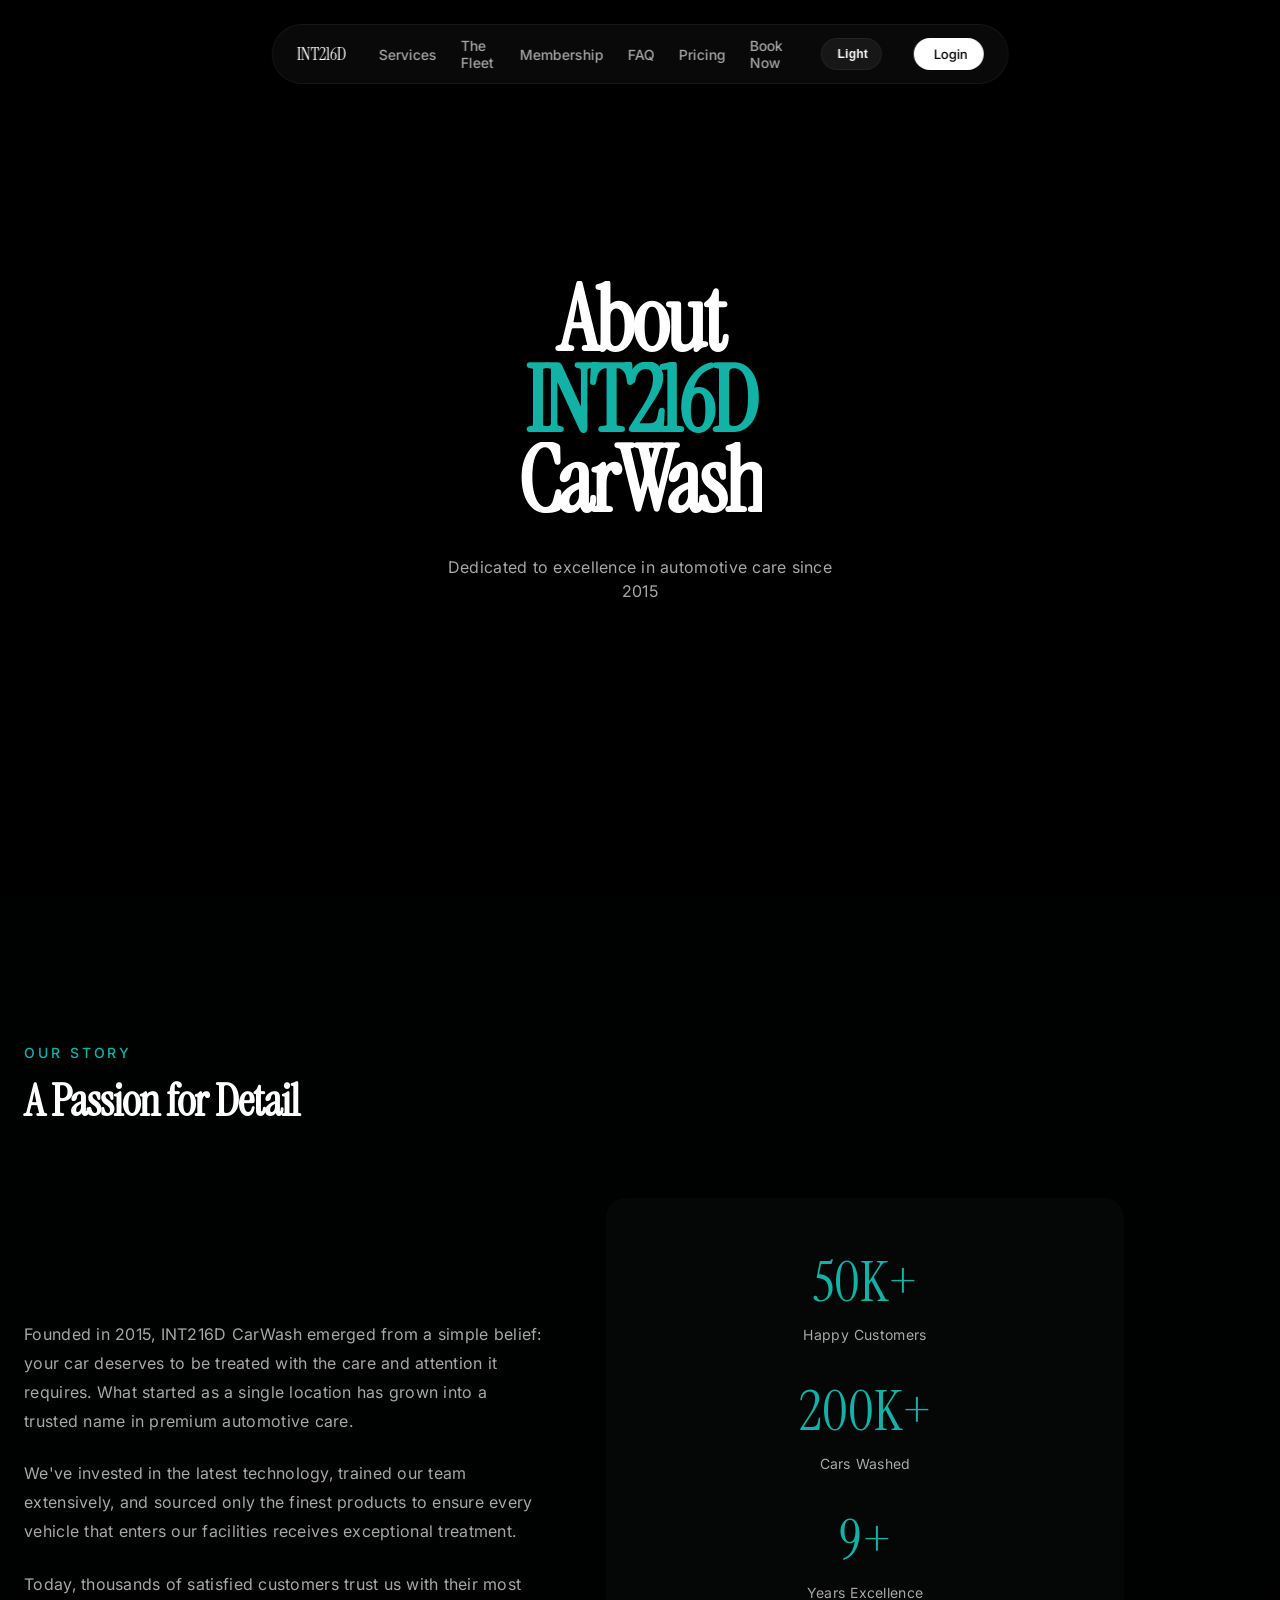
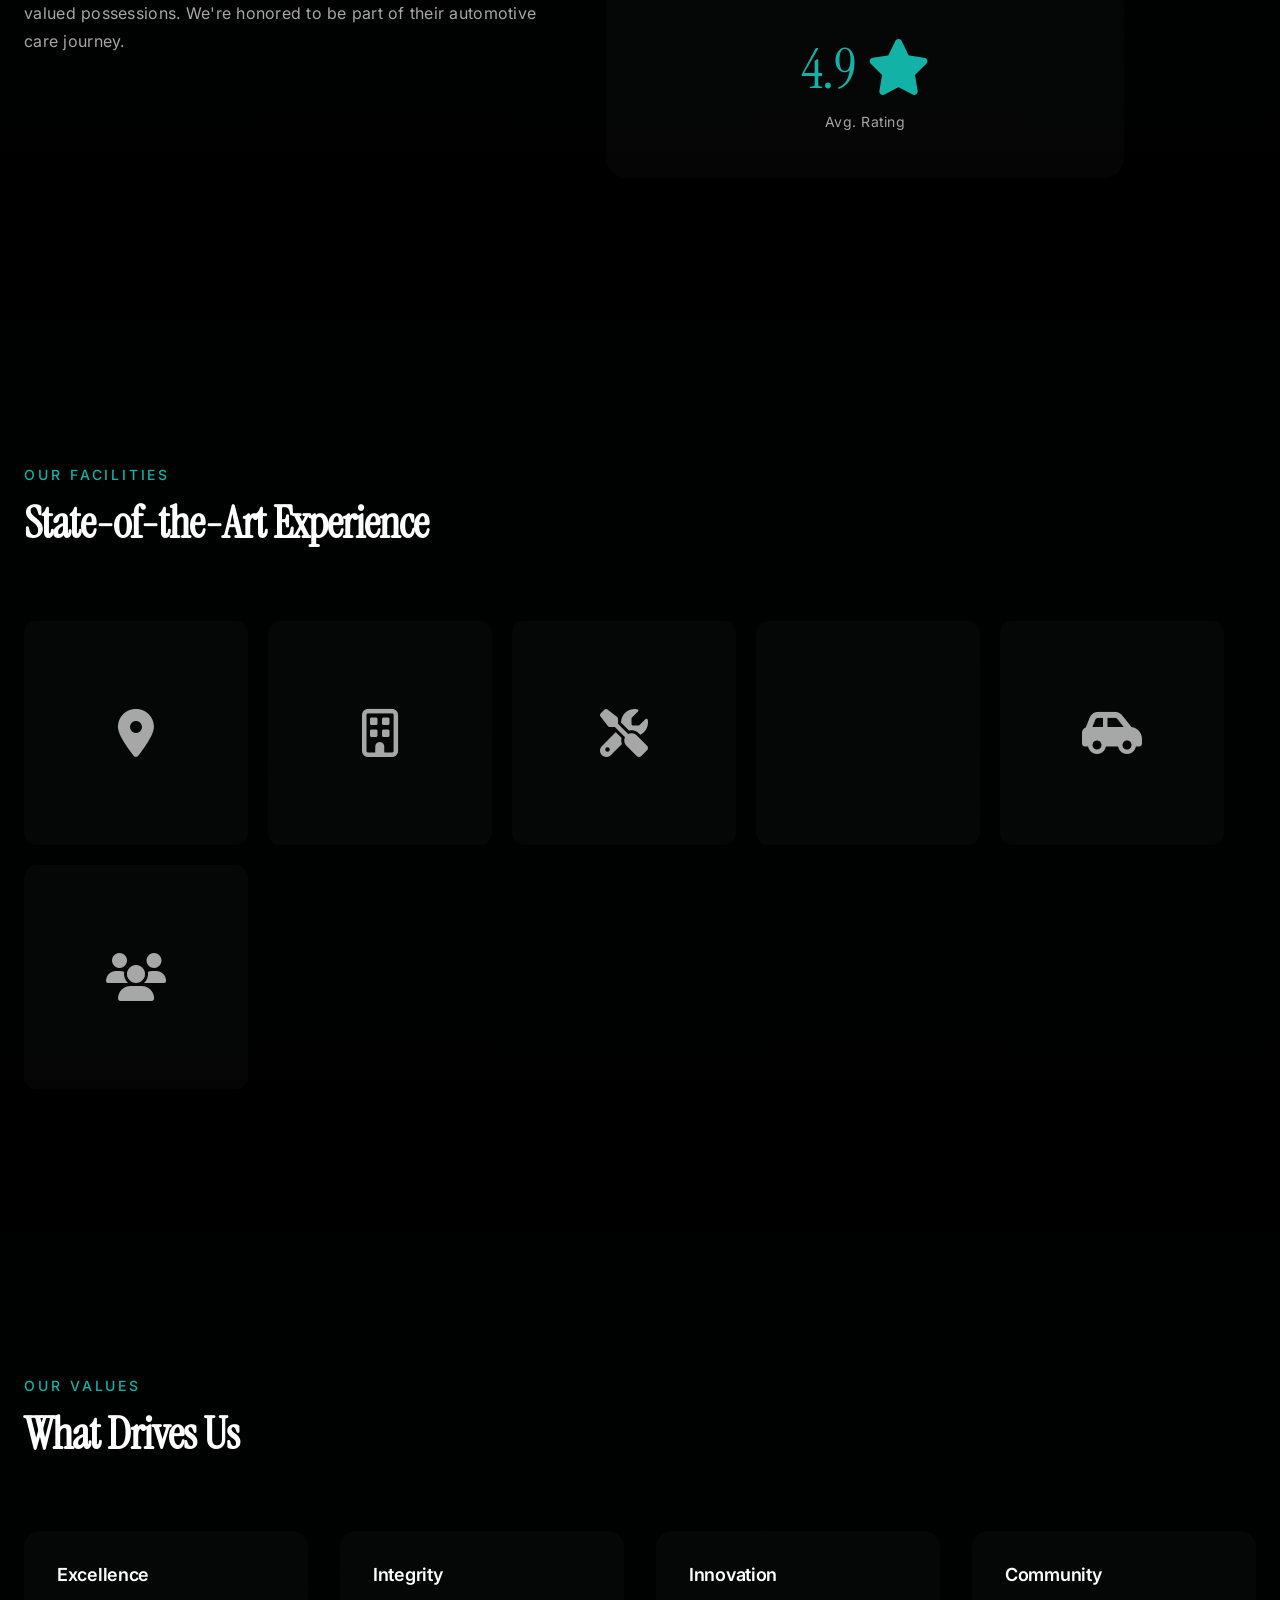
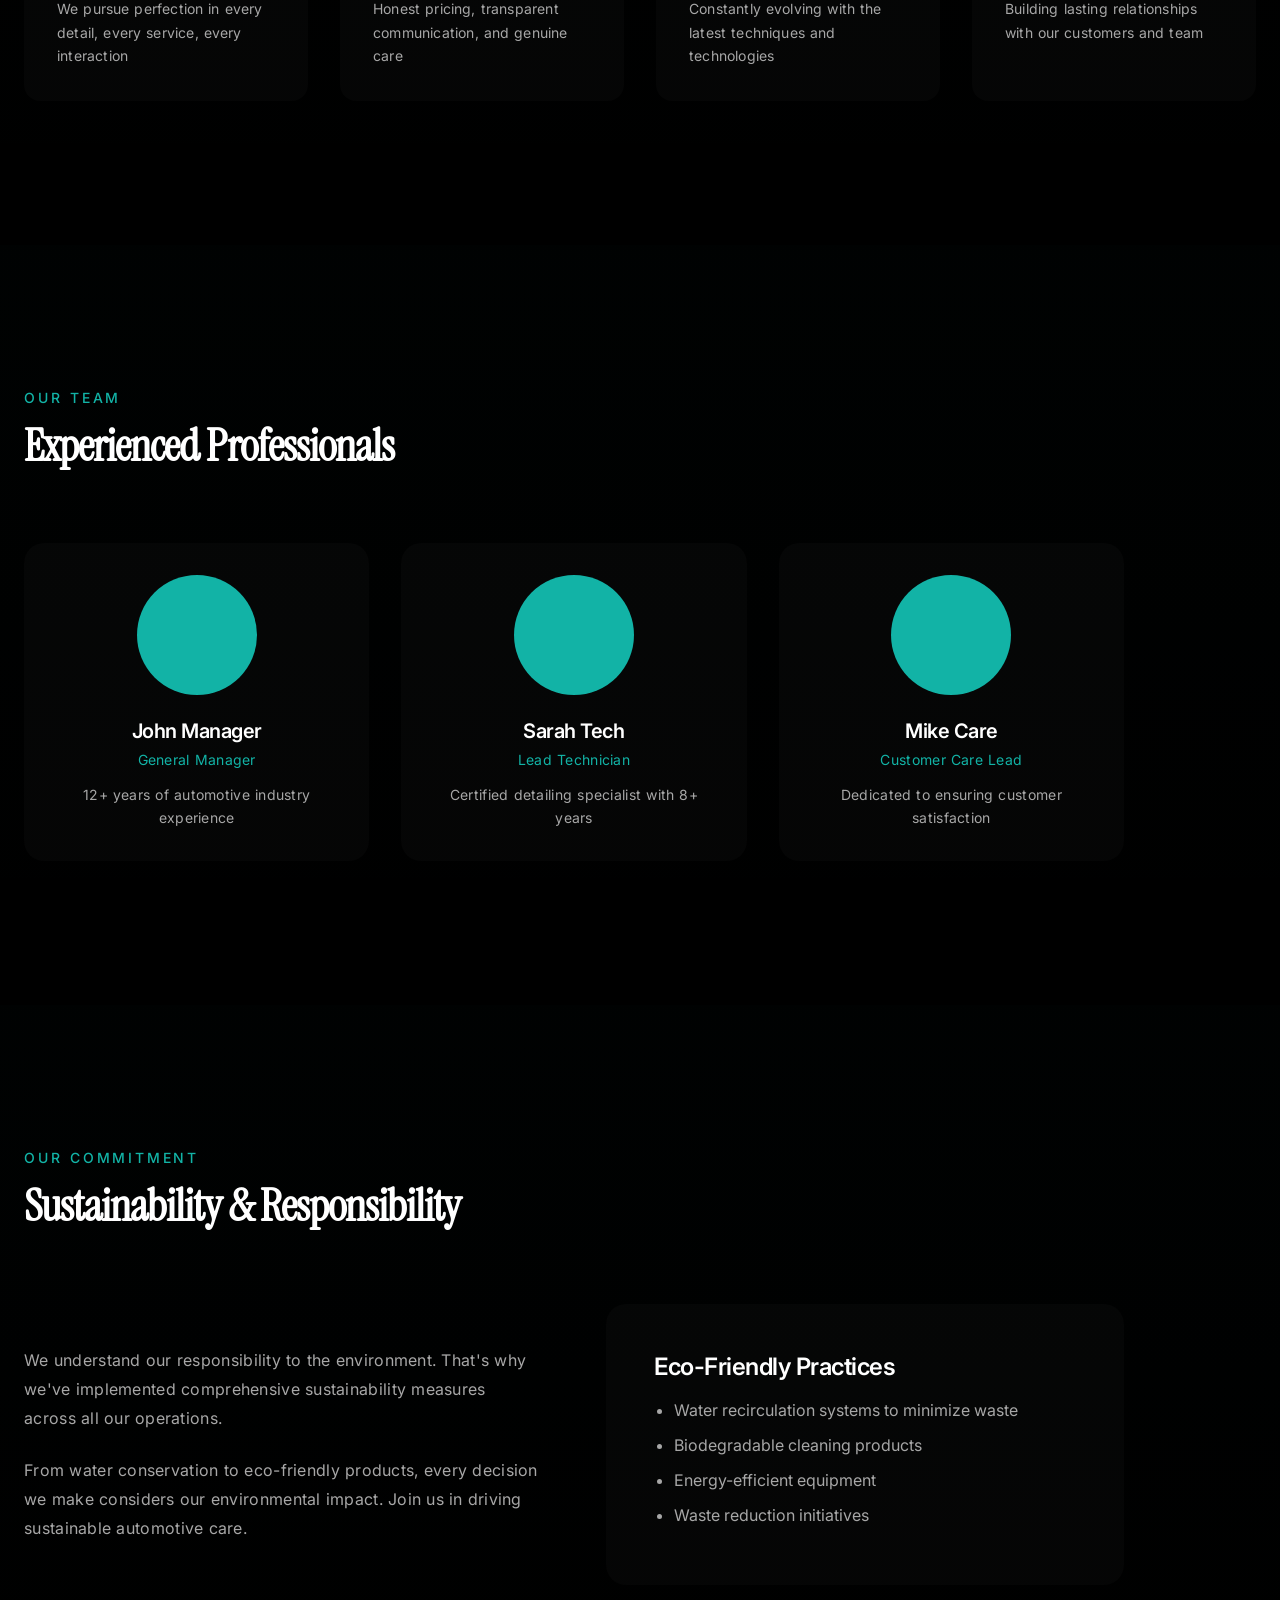
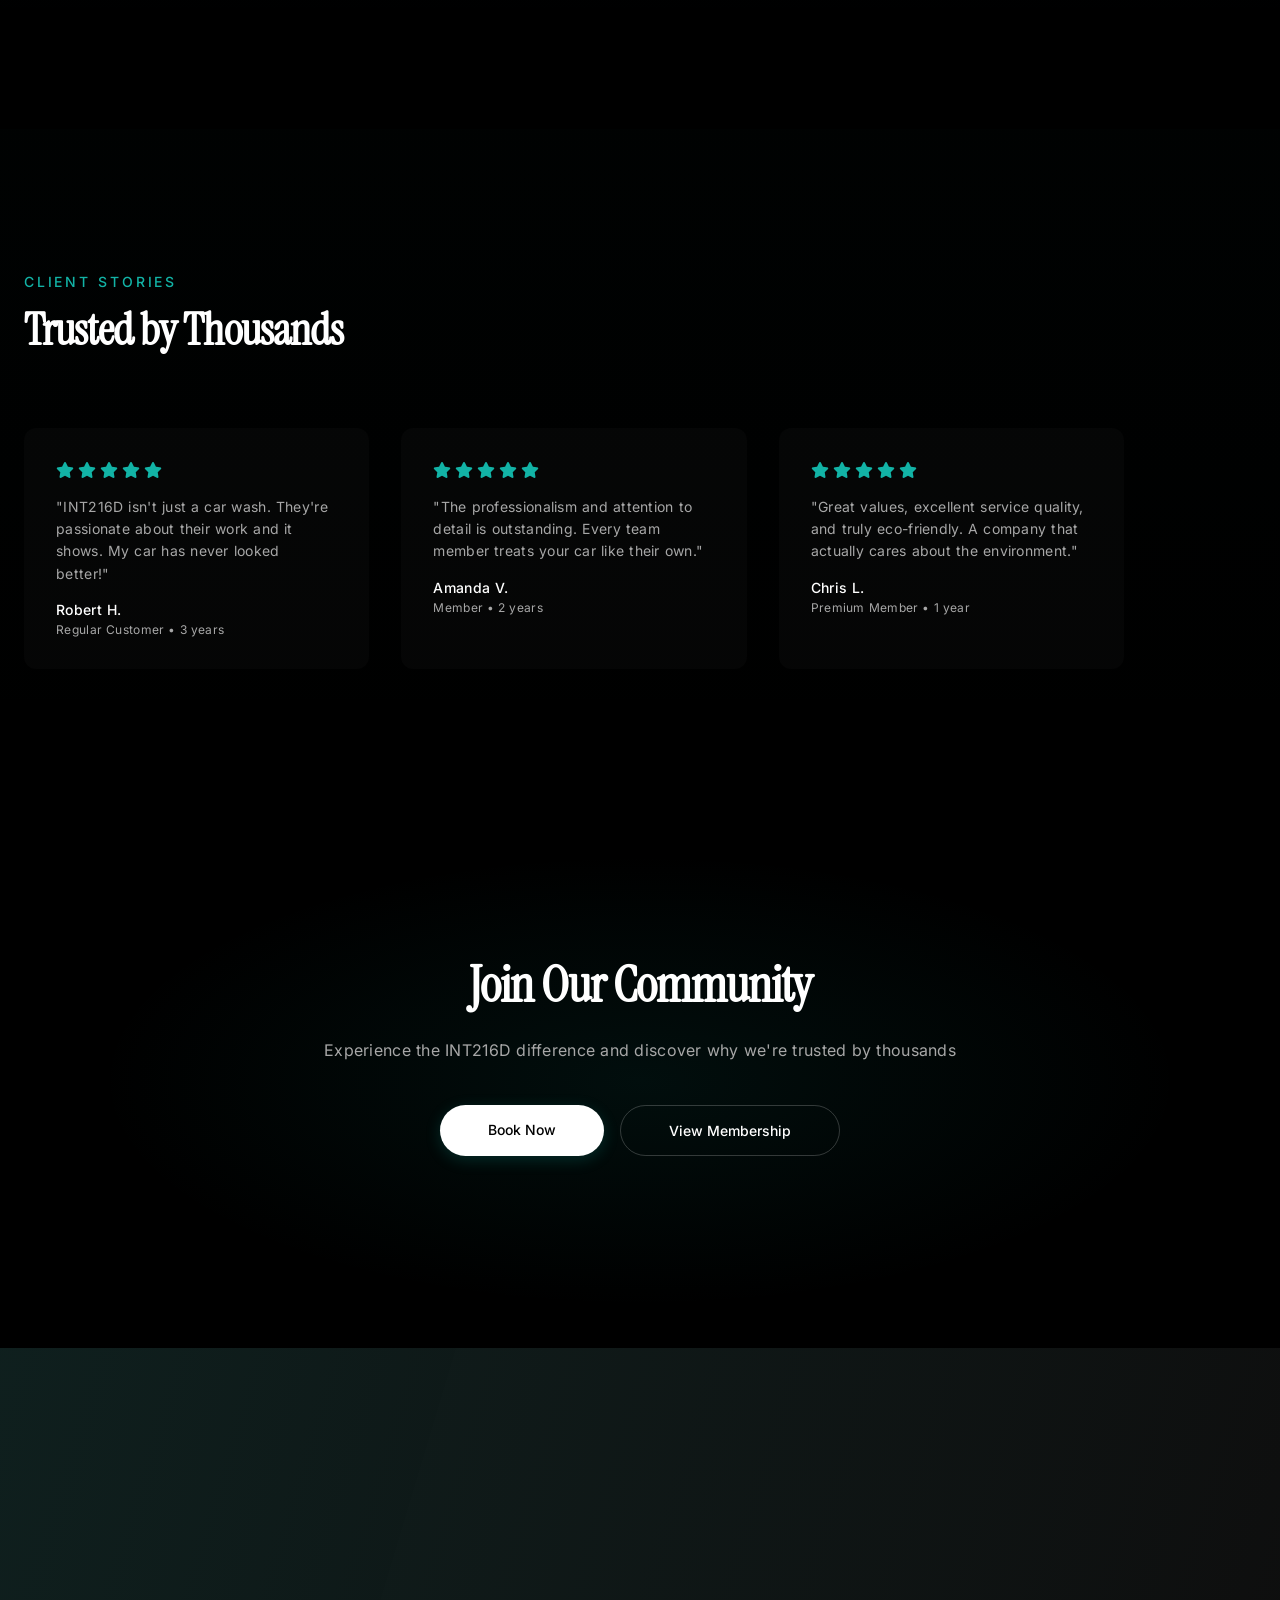
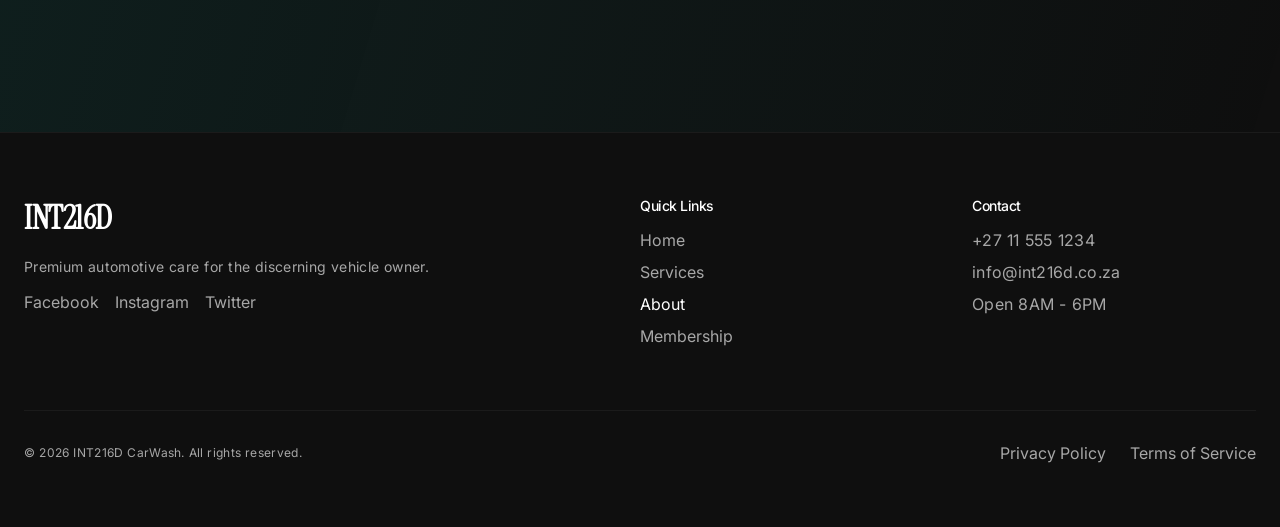
<file: app/about.html>
<!doctype html>
<html lang="en">
  <head>
    <meta charset="UTF-8" />
    <meta name="viewport" content="width=device-width, initial-scale=1.0" />
    <title>About Us - INT216D CarWash</title>
    <link rel="preconnect" href="https://fonts.googleapis.com" />
    <link rel="preconnect" href="https://fonts.gstatic.com" crossorigin />
    <link href="https://fonts.googleapis.com/css2?family=Instrument+Serif&family=Inter:wght@400;500;600&display=swap" rel="stylesheet" />
    <link rel="stylesheet" href="https://cdnjs.cloudflare.com/ajax/libs/font-awesome/6.5.2/css/all.min.css" integrity="sha512-SnH5WK+bZxgPHs44uWix+LLJAJ9/2PkPKZ5QiAj6Ta86w+fsb2TkR4j8U8U19+9F3R8v+0I4lQ5f6LQxK/5h2g==" crossorigin="anonymous" referrerpolicy="no-referrer" />
    <link rel="stylesheet" href="./styles.css" />
  </head>
  <body>
    <div class="site-shell">
      <nav id="main-nav" class="nav-pill">
        <a href="./index.html" class="brand">INT216D</a>
        <button
          id="menu-toggle-btn"
          class="menu-toggle-btn"
          type="button"
          aria-expanded="false"
          aria-controls="main-nav-links"
          aria-label="Open menu"
        >
          Menu
        </button>
        <div class="nav-links" id="main-nav-links">
          <a href="./index.html#services" class="nav-link">Services</a>
          <a href="./index.html#experience" class="nav-link">The Fleet</a>
          <a href="./membership.html" class="nav-link">Membership</a>
          <a href="./faq.html" class="nav-link">FAQ</a>
          <a href="./index.html#addons" class="nav-link">Pricing</a>
          <a href="./book-bay-wash.html" class="nav-link">Book Now</a>
        </div>
        <button id="theme-toggle-btn" class="theme-toggle-btn" type="button" aria-label="Toggle light mode">
          Light
        </button>
        <a href="./index.html#booking" id="login-btn" class="pill-btn login-btn">Login</a>
      </nav>

      <section id="hero" class="hero-section">
        <div id="hero-three" class="hero-bg"></div>
        <div class="hero-content">
          <div id="hero-title" class="hero-title">
            <div class="line-wrap"><h1 class="hero-line">About</h1></div>
            <div class="line-wrap"><h1 class="hero-line accent">INT216D</h1></div>
            <div class="line-wrap"><h1 class="hero-line">CarWash</h1></div>
          </div>
          <p id="hero-subtitle" class="hero-subtitle">Dedicated to excellence in automotive care since 2015</p>
        </div>
      </section>

      <section id="story" class="section" style="background: linear-gradient(180deg, rgba(18, 179, 166, 0.01) 0%, transparent 100%);">
        <div class="container">
          <div class="section-header">
            <p class="eyebrow">Our Story</p>
            <h2>A Passion for Detail</h2>
          </div>

          <div style="display: grid; grid-template-columns: 1fr 1fr; gap: 64px; align-items: center; max-width: 1100px;">
            <div>
              <p style="font-size: 16px; line-height: 1.8; color: var(--metallic); margin-bottom: 24px;">
                Founded in 2015, INT216D CarWash emerged from a simple belief: your car deserves to be treated with the care and attention it requires. What started as a single location has grown into a trusted name in premium automotive care.
              </p>
              <p style="font-size: 16px; line-height: 1.8; color: var(--metallic); margin-bottom: 24px;">
                We've invested in the latest technology, trained our team extensively, and sourced only the finest products to ensure every vehicle that enters our facilities receives exceptional treatment.
              </p>
              <p style="font-size: 16px; line-height: 1.8; color: var(--metallic);">
                Today, thousands of satisfied customers trust us with their most valued possessions. We're honored to be part of their automotive care journey.
              </p>
            </div>
            <div style="background: var(--panel); border-radius: 20px; padding: 48px; text-align: center;">
              <div style="margin-bottom: 32px;">
                <div style="font-family: 'Instrument Serif', serif; font-size: 56px; color: var(--accent); font-weight: 500;">50K+</div>
                <p style="margin: 8px 0 0; color: var(--metallic); font-size: 14px;">Happy Customers</p>
              </div>
              <div style="margin-bottom: 32px;">
                <div style="font-family: 'Instrument Serif', serif; font-size: 56px; color: var(--accent); font-weight: 500;">200K+</div>
                <p style="margin: 8px 0 0; color: var(--metallic); font-size: 14px;">Cars Washed</p>
              </div>
              <div style="margin-bottom: 32px;">
                <div style="font-family: 'Instrument Serif', serif; font-size: 56px; color: var(--accent); font-weight: 500;">9+</div>
                <p style="margin: 8px 0 0; color: var(--metallic); font-size: 14px;">Years Excellence</p>
              </div>
              <div>
                <div style="font-family: 'Instrument Serif', serif; font-size: 56px; color: var(--accent); font-weight: 500;">4.9 <i class="fa-solid fa-star" aria-hidden="true"></i></div>
                <p style="margin: 8px 0 0; color: var(--metallic); font-size: 14px;">Avg. Rating</p>
              </div>
            </div>
          </div>
        </div>
      </section>

      <section id="gallery" class="section" style="background: linear-gradient(180deg, rgba(18, 179, 166, 0.01) 0%, transparent 100%);">
        <div class="container">
          <div class="section-header">
            <p class="eyebrow">Our Facilities</p>
            <h2>State-of-the-Art Experience</h2>
          </div>

          <div style="display: grid; grid-template-columns: repeat(auto-fit, minmax(200px, 1fr)); gap: 20px; max-width: 1200px;">
            <div style="aspect-ratio: 1; background: var(--panel); border-radius: 12px; display: flex; align-items: center; justify-content: center; color: var(--metallic); font-size: 48px;"><i class="fa-solid fa-location-dot" aria-hidden="true"></i></div>
            <div style="aspect-ratio: 1; background: var(--panel); border-radius: 12px; display: flex; align-items: center; justify-content: center; color: var(--metallic); font-size: 48px;"><i class="fa-regular fa-building" aria-hidden="true"></i></div>
            <div style="aspect-ratio: 1; background: var(--panel); border-radius: 12px; display: flex; align-items: center; justify-content: center; color: var(--metallic); font-size: 48px;"><i class="fa-solid fa-screwdriver-wrench" aria-hidden="true"></i></div>
            <div style="aspect-ratio: 1; background: var(--panel); border-radius: 12px; display: flex; align-items: center; justify-content: center; color: var(--metallic); font-size: 48px;"><i class="fa-solid fa-sparkles" aria-hidden="true"></i></div>
            <div style="aspect-ratio: 1; background: var(--panel); border-radius: 12px; display: flex; align-items: center; justify-content: center; color: var(--metallic); font-size: 48px;"><i class="fa-solid fa-car-side" aria-hidden="true"></i></div>
            <div style="aspect-ratio: 1; background: var(--panel); border-radius: 12px; display: flex; align-items: center; justify-content: center; color: var(--metallic); font-size: 48px;"><i class="fa-solid fa-users" aria-hidden="true"></i></div>
          </div>
        </div>
      </section>

      <section id="values" class="section" style="background: linear-gradient(180deg, rgba(18, 179, 166, 0.01) 0%, transparent 100%);">
        <div class="container">
          <div class="section-header">
            <p class="eyebrow">Our Values</p>
            <h2>What Drives Us</h2>
          </div>

          <div class="benefits-grid">
            <div class="benefit-item">
              <h3>Excellence</h3>
              <p>We pursue perfection in every detail, every service, every interaction</p>
            </div>
            <div class="benefit-item">
              <h3>Integrity</h3>
              <p>Honest pricing, transparent communication, and genuine care</p>
            </div>
            <div class="benefit-item">
              <h3>Innovation</h3>
              <p>Constantly evolving with the latest techniques and technologies</p>
            </div>
            <div class="benefit-item">
              <h3>Community</h3>
              <p>Building lasting relationships with our customers and team</p>
            </div>
          </div>
        </div>
      </section>

      <section id="team" class="section" style="background: linear-gradient(180deg, rgba(18, 179, 166, 0.01) 0%, transparent 100%);">
        <div class="container">
          <div class="section-header">
            <p class="eyebrow">Our Team</p>
            <h2>Experienced Professionals</h2>
          </div>

          <div style="display: grid; grid-template-columns: repeat(auto-fit, minmax(280px, 1fr)); gap: 32px; max-width: 1100px;">
            <div style="background: var(--panel); border-radius: 20px; padding: 32px; text-align: center;">
              <div style="width: 120px; height: 120px; background: var(--accent); border-radius: 50%; margin: 0 auto 24px;"></div>
              <h3 style="margin: 0 0 8px; font-size: 20px;">John Manager</h3>
              <p style="margin: 0 0 16px; color: var(--accent); font-size: 14px;">General Manager</p>
              <p style="margin: 0; color: var(--metallic); font-size: 14px; line-height: 1.6;">12+ years of automotive industry experience</p>
            </div>

            <div style="background: var(--panel); border-radius: 20px; padding: 32px; text-align: center;">
              <div style="width: 120px; height: 120px; background: var(--accent); border-radius: 50%; margin: 0 auto 24px;"></div>
              <h3 style="margin: 0 0 8px; font-size: 20px;">Sarah Tech</h3>
              <p style="margin: 0 0 16px; color: var(--accent); font-size: 14px;">Lead Technician</p>
              <p style="margin: 0; color: var(--metallic); font-size: 14px; line-height: 1.6;">Certified detailing specialist with 8+ years</p>
            </div>

            <div style="background: var(--panel); border-radius: 20px; padding: 32px; text-align: center;">
              <div style="width: 120px; height: 120px; background: var(--accent); border-radius: 50%; margin: 0 auto 24px;"></div>
              <h3 style="margin: 0 0 8px; font-size: 20px;">Mike Care</h3>
              <p style="margin: 0 0 16px; color: var(--accent); font-size: 14px;">Customer Care Lead</p>
              <p style="margin: 0; color: var(--metallic); font-size: 14px; line-height: 1.6;">Dedicated to ensuring customer satisfaction</p>
            </div>
          </div>
        </div>
      </section>

      <section id="commitment" class="section" style="background: linear-gradient(180deg, rgba(18, 179, 166, 0.01) 0%, transparent 100%);">
        <div class="container">
          <div class="section-header">
            <p class="eyebrow">Our Commitment</p>
            <h2>Sustainability & Responsibility</h2>
          </div>

          <div style="display: grid; grid-template-columns: 1fr 1fr; gap: 64px; align-items: center; max-width: 1100px;">
            <div style="background: var(--panel); border-radius: 20px; padding: 48px; order: 2;">
              <h3 style="margin: 0 0 16px; font-size: 24px;">Eco-Friendly Practices</h3>
              <ul style="margin: 0; padding-left: 20px; color: var(--metallic); line-height: 1.8;">
                <li>Water recirculation systems to minimize waste</li>
                <li>Biodegradable cleaning products</li>
                <li>Energy-efficient equipment</li>
                <li>Waste reduction initiatives</li>
              </ul>
            </div>
            <div style="order: 1;">
              <p style="font-size: 16px; line-height: 1.8; color: var(--metallic); margin-bottom: 24px;">
                We understand our responsibility to the environment. That's why we've implemented comprehensive sustainability measures across all our operations.
              </p>
              <p style="font-size: 16px; line-height: 1.8; color: var(--metallic);">
                From water conservation to eco-friendly products, every decision we make considers our environmental impact. Join us in driving sustainable automotive care.
              </p>
            </div>
          </div>
        </div>
      </section>

      <section id="testimonials" class="section" style="background: linear-gradient(180deg, rgba(18, 179, 166, 0.01) 0%, transparent 100%);">
        <div class="container">
          <div class="section-header">
            <p class="eyebrow">Client Stories</p>
            <h2>Trusted by Thousands</h2>
          </div>

          <div style="display: grid; grid-template-columns: repeat(auto-fit, minmax(300px, 1fr)); gap: 32px; max-width: 1100px;">
            <div style="background: var(--panel); padding: 32px; border-radius: 12px;">
              <div style="display: flex; gap: 4px; margin-bottom: 16px;">
                <span style="color: var(--accent);"><i class="fa-solid fa-star" aria-hidden="true"></i></span>
                <span style="color: var(--accent);"><i class="fa-solid fa-star" aria-hidden="true"></i></span>
                <span style="color: var(--accent);"><i class="fa-solid fa-star" aria-hidden="true"></i></span>
                <span style="color: var(--accent);"><i class="fa-solid fa-star" aria-hidden="true"></i></span>
                <span style="color: var(--accent);"><i class="fa-solid fa-star" aria-hidden="true"></i></span>
              </div>
              <p style="margin: 0 0 16px; color: var(--metallic); font-size: 14px; line-height: 1.6;">
                "INT216D isn't just a car wash. They're passionate about their work and it shows. My car has never looked better!"
              </p>
              <p style="margin: 0; font-size: 14px; font-weight: 500;">Robert H.</p>
              <p style="margin: 4px 0 0; color: var(--metallic); font-size: 12px;">Regular Customer • 3 years</p>
            </div>

            <div style="background: var(--panel); padding: 32px; border-radius: 12px;">
              <div style="display: flex; gap: 4px; margin-bottom: 16px;">
                <span style="color: var(--accent);"><i class="fa-solid fa-star" aria-hidden="true"></i></span>
                <span style="color: var(--accent);"><i class="fa-solid fa-star" aria-hidden="true"></i></span>
                <span style="color: var(--accent);"><i class="fa-solid fa-star" aria-hidden="true"></i></span>
                <span style="color: var(--accent);"><i class="fa-solid fa-star" aria-hidden="true"></i></span>
                <span style="color: var(--accent);"><i class="fa-solid fa-star" aria-hidden="true"></i></span>
              </div>
              <p style="margin: 0 0 16px; color: var(--metallic); font-size: 14px; line-height: 1.6;">
                "The professionalism and attention to detail is outstanding. Every team member treats your car like their own."
              </p>
              <p style="margin: 0; font-size: 14px; font-weight: 500;">Amanda V.</p>
              <p style="margin: 4px 0 0; color: var(--metallic); font-size: 12px;">Member • 2 years</p>
            </div>

            <div style="background: var(--panel); padding: 32px; border-radius: 12px;">
              <div style="display: flex; gap: 4px; margin-bottom: 16px;">
                <span style="color: var(--accent);"><i class="fa-solid fa-star" aria-hidden="true"></i></span>
                <span style="color: var(--accent);"><i class="fa-solid fa-star" aria-hidden="true"></i></span>
                <span style="color: var(--accent);"><i class="fa-solid fa-star" aria-hidden="true"></i></span>
                <span style="color: var(--accent);"><i class="fa-solid fa-star" aria-hidden="true"></i></span>
                <span style="color: var(--accent);"><i class="fa-solid fa-star" aria-hidden="true"></i></span>
              </div>
              <p style="margin: 0 0 16px; color: var(--metallic); font-size: 14px; line-height: 1.6;">
                "Great values, excellent service quality, and truly eco-friendly. A company that actually cares about the environment."
              </p>
              <p style="margin: 0; font-size: 14px; font-weight: 500;">Chris L.</p>
              <p style="margin: 4px 0 0; color: var(--metallic); font-size: 12px;">Premium Member • 1 year</p>
            </div>
          </div>
        </div>
      </section>

      <section id="cta" class="section booking-section">
        <div class="booking-gradient"></div>
        <div class="container booking-content">
          <h2>Join Our Community</h2>
          <p class="desc">Experience the INT216D difference and discover why we're trusted by thousands</p>
          <div class="booking-btn-row">
            <a href="./book-bay-wash.html" class="pill-btn btn-primary">Book Now</a>
            <a href="./membership.html" class="pill-btn btn-outline">View Membership</a>
          </div>
        </div>
      </section>

      <section id="footer" class="footer-section">
        <div class="iridescent-wrap">
          <canvas id="iridescent-canvas"></canvas>
        </div>
        <div class="container footer-content">
          <div class="footer-grid">
            <div class="footer-col wide">
              <h3 class="footer-brand">INT216D</h3>
              <p class="footer-blurb">Premium automotive care for the discerning vehicle owner.</p>
              <div class="inline-links">
                <a href="#" class="footer-link">Facebook</a>
                <a href="#" class="footer-link">Instagram</a>
                <a href="#" class="footer-link">Twitter</a>
              </div>
            </div>
            <div class="footer-col">
              <h4 class="footer-col-title">Quick Links</h4>
              <div class="footer-col-list">
                <a href="./index.html" class="footer-text-link">Home</a>
                <a href="./services.html" class="footer-text-link">Services</a>
                <a href="./about.html" class="footer-text-link is-active">About</a>
                <a href="./membership.html" class="footer-text-link">Membership</a>
              </div>
            </div>
            <div class="footer-col">
              <h4 class="footer-col-title">Contact</h4>
              <div class="footer-col-list">
                <p class="footer-link" style="cursor: default; margin: 0;">+27 11 555 1234</p>
                <p class="footer-link" style="cursor: default; margin: 0;">info@int216d.co.za</p>
                <p class="footer-link" style="cursor: default; margin: 0;">Open 8AM - 6PM</p>
              </div>
            </div>
          </div>
          <div class="footer-bottom">
            <p class="footer-copy">&copy; 2024 INT216D CarWash. All rights reserved.</p>
            <div class="footer-bottom-links">
              <a href="#" class="footer-text-link">Privacy Policy</a>
              <a href="#" class="footer-text-link">Terms of Service</a>
            </div>
          </div>
        </div>
      </section>
    </div>

    <script type="module" src="./script-pages.js"></script>
  </body>
</html>
</file>
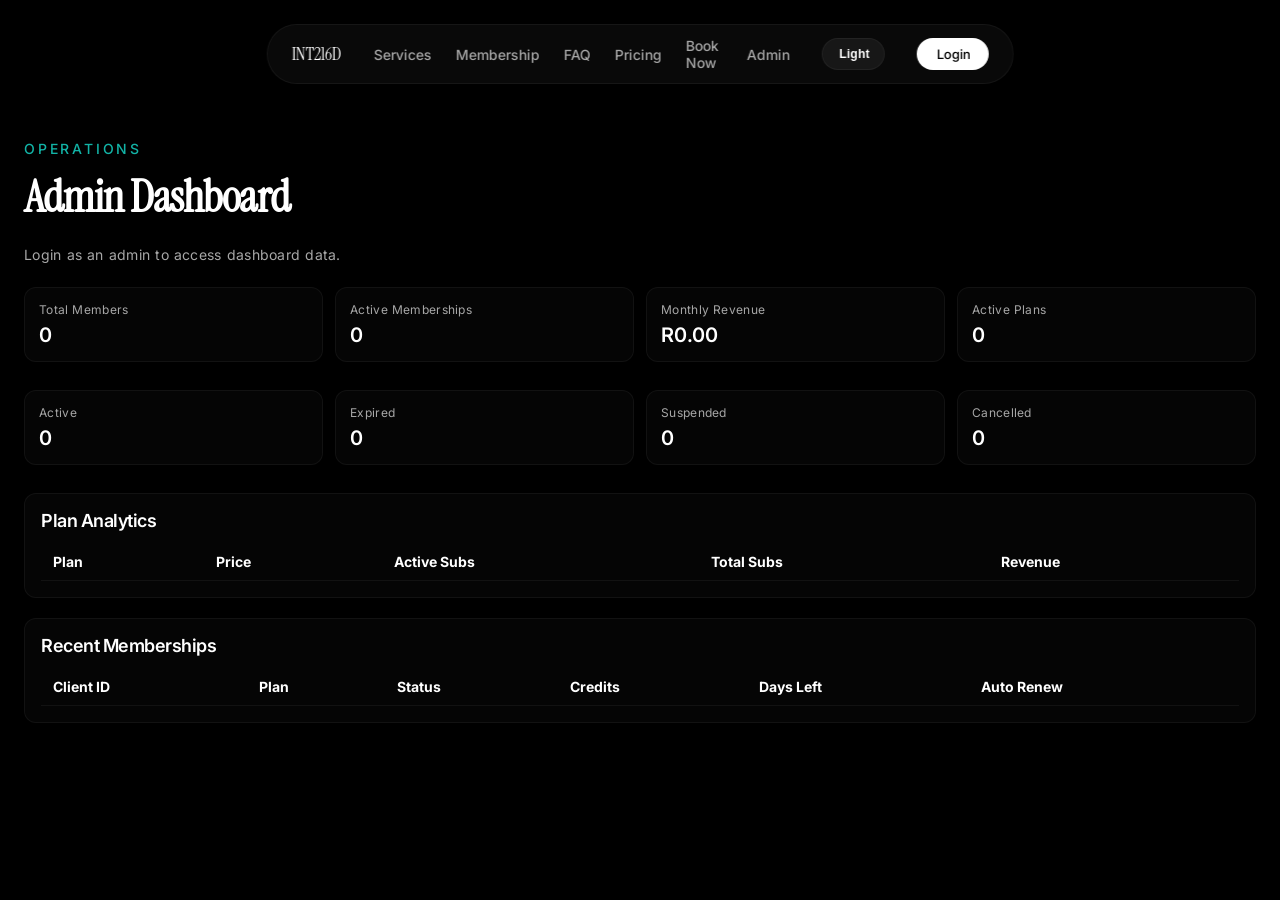
<file: app/admin.html>
<!doctype html>
<html lang="en">
  <head>
    <meta charset="UTF-8" />
    <meta name="viewport" content="width=device-width, initial-scale=1.0" />
    <title>INT216D Admin Dashboard</title>
    <link rel="preconnect" href="https://fonts.googleapis.com" />
    <link rel="preconnect" href="https://fonts.gstatic.com" crossorigin />
    <link href="https://fonts.googleapis.com/css2?family=Instrument+Serif&family=Inter:wght@400;500;600&display=swap" rel="stylesheet" />
    <link rel="stylesheet" href="./styles.css" />
  </head>
  <body>
    <div class="site-shell" id="admin-dashboard-page">
      <nav id="main-nav" class="nav-pill">
        <a href="./index.html" class="brand">INT216D</a>
        <button
          id="menu-toggle-btn"
          class="menu-toggle-btn"
          type="button"
          aria-expanded="false"
          aria-controls="main-nav-links"
          aria-label="Open menu"
        >
          Menu
        </button>
        <div class="nav-links" id="main-nav-links">
          <a href="./services.html" class="nav-link">Services</a>
          <a href="./membership.html" class="nav-link">Membership</a>
          <a href="./faq.html" class="nav-link">FAQ</a>
          <a href="./pricing.html" class="nav-link">Pricing</a>
          <a href="./book-bay-wash.html" class="nav-link">Book Now</a>
          <a href="./admin.html" class="nav-link">Admin</a>
        </div>
        <button id="theme-toggle-btn" class="theme-toggle-btn" type="button" aria-label="Toggle light mode">
          Light
        </button>
        <a href="#" id="login-btn" class="pill-btn login-btn">Login</a>
      </nav>

      <section class="section" style="padding-top: 140px;">
        <div class="container">
          <div class="section-header" style="margin-bottom: 24px;">
            <p class="eyebrow">Operations</p>
            <h2>Admin Dashboard</h2>
          </div>

          <p id="admin-dashboard-status" style="margin: 0 0 24px; color: var(--metallic); font-size: 14px;">
            Waiting for authentication...
          </p>

          <div style="display: grid; grid-template-columns: repeat(auto-fit, minmax(180px, 1fr)); gap: 12px; margin-bottom: 28px;">
            <div style="background: var(--panel); border: 1px solid var(--panel-border); border-radius: 12px; padding: 14px;">
              <p style="margin:0 0 6px; color: var(--metallic); font-size: 12px;">Total Members</p>
              <p id="admin-total-members" style="margin:0; font-size: 20px; font-weight: 600;">0</p>
            </div>
            <div style="background: var(--panel); border: 1px solid var(--panel-border); border-radius: 12px; padding: 14px;">
              <p style="margin:0 0 6px; color: var(--metallic); font-size: 12px;">Active Memberships</p>
              <p id="admin-active-memberships" style="margin:0; font-size: 20px; font-weight: 600;">0</p>
            </div>
            <div style="background: var(--panel); border: 1px solid var(--panel-border); border-radius: 12px; padding: 14px;">
              <p style="margin:0 0 6px; color: var(--metallic); font-size: 12px;">Monthly Revenue</p>
              <p id="admin-monthly-revenue" style="margin:0; font-size: 20px; font-weight: 600;">R0.00</p>
            </div>
            <div style="background: var(--panel); border: 1px solid var(--panel-border); border-radius: 12px; padding: 14px;">
              <p style="margin:0 0 6px; color: var(--metallic); font-size: 12px;">Active Plans</p>
              <p id="admin-active-plans" style="margin:0; font-size: 20px; font-weight: 600;">0</p>
            </div>
          </div>

          <div style="display: grid; grid-template-columns: repeat(auto-fit, minmax(180px, 1fr)); gap: 12px; margin-bottom: 28px;">
            <div style="background: var(--panel); border: 1px solid var(--panel-border); border-radius: 12px; padding: 14px;">
              <p style="margin:0 0 6px; color: var(--metallic); font-size: 12px;">Active</p>
              <p id="admin-breakdown-active" style="margin:0; font-size: 20px; font-weight: 600;">0</p>
            </div>
            <div style="background: var(--panel); border: 1px solid var(--panel-border); border-radius: 12px; padding: 14px;">
              <p style="margin:0 0 6px; color: var(--metallic); font-size: 12px;">Expired</p>
              <p id="admin-breakdown-expired" style="margin:0; font-size: 20px; font-weight: 600;">0</p>
            </div>
            <div style="background: var(--panel); border: 1px solid var(--panel-border); border-radius: 12px; padding: 14px;">
              <p style="margin:0 0 6px; color: var(--metallic); font-size: 12px;">Suspended</p>
              <p id="admin-breakdown-suspended" style="margin:0; font-size: 20px; font-weight: 600;">0</p>
            </div>
            <div style="background: var(--panel); border: 1px solid var(--panel-border); border-radius: 12px; padding: 14px;">
              <p style="margin:0 0 6px; color: var(--metallic); font-size: 12px;">Cancelled</p>
              <p id="admin-breakdown-cancelled" style="margin:0; font-size: 20px; font-weight: 600;">0</p>
            </div>
          </div>

          <div style="background: var(--panel); border: 1px solid var(--panel-border); border-radius: 12px; padding: 16px; margin-bottom: 20px; overflow-x: auto;">
            <h3 style="margin: 0 0 12px; font-size: 18px;">Plan Analytics</h3>
            <table style="width:100%; border-collapse: collapse; font-size: 14px;">
              <thead>
                <tr>
                  <th style="text-align:left; padding:10px 12px; border-bottom:1px solid var(--panel-border);">Plan</th>
                  <th style="text-align:left; padding:10px 12px; border-bottom:1px solid var(--panel-border);">Price</th>
                  <th style="text-align:left; padding:10px 12px; border-bottom:1px solid var(--panel-border);">Active Subs</th>
                  <th style="text-align:left; padding:10px 12px; border-bottom:1px solid var(--panel-border);">Total Subs</th>
                  <th style="text-align:left; padding:10px 12px; border-bottom:1px solid var(--panel-border);">Revenue</th>
                </tr>
              </thead>
              <tbody id="admin-plan-analytics-body"></tbody>
            </table>
          </div>

          <div style="background: var(--panel); border: 1px solid var(--panel-border); border-radius: 12px; padding: 16px; overflow-x: auto;">
            <h3 style="margin: 0 0 12px; font-size: 18px;">Recent Memberships</h3>
            <table style="width:100%; border-collapse: collapse; font-size: 14px;">
              <thead>
                <tr>
                  <th style="text-align:left; padding:10px 12px; border-bottom:1px solid var(--panel-border);">Client ID</th>
                  <th style="text-align:left; padding:10px 12px; border-bottom:1px solid var(--panel-border);">Plan</th>
                  <th style="text-align:left; padding:10px 12px; border-bottom:1px solid var(--panel-border);">Status</th>
                  <th style="text-align:left; padding:10px 12px; border-bottom:1px solid var(--panel-border);">Credits</th>
                  <th style="text-align:left; padding:10px 12px; border-bottom:1px solid var(--panel-border);">Days Left</th>
                  <th style="text-align:left; padding:10px 12px; border-bottom:1px solid var(--panel-border);">Auto Renew</th>
                </tr>
              </thead>
              <tbody id="admin-memberships-body"></tbody>
            </table>
          </div>
        </div>
      </section>
    </div>

    <script type="module" src="./script-pages.js"></script>
  </body>
</html>
</file>
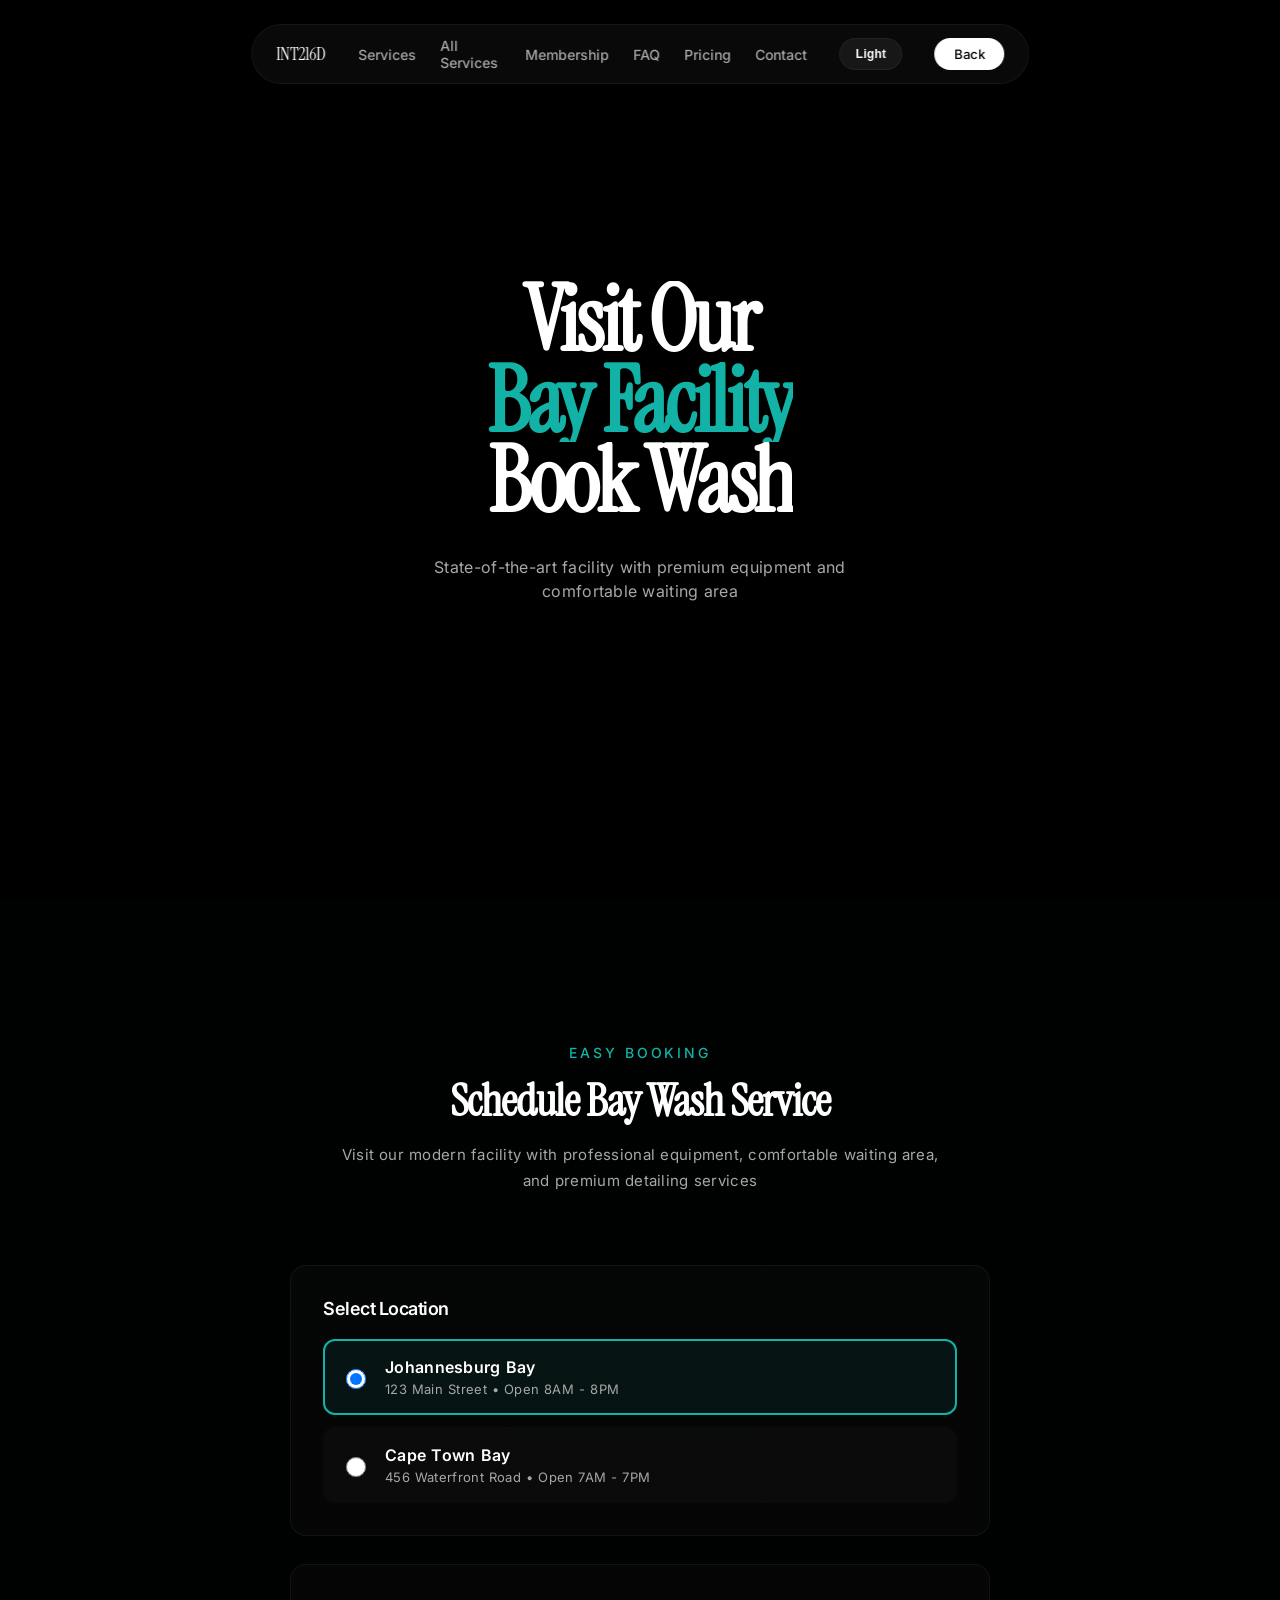
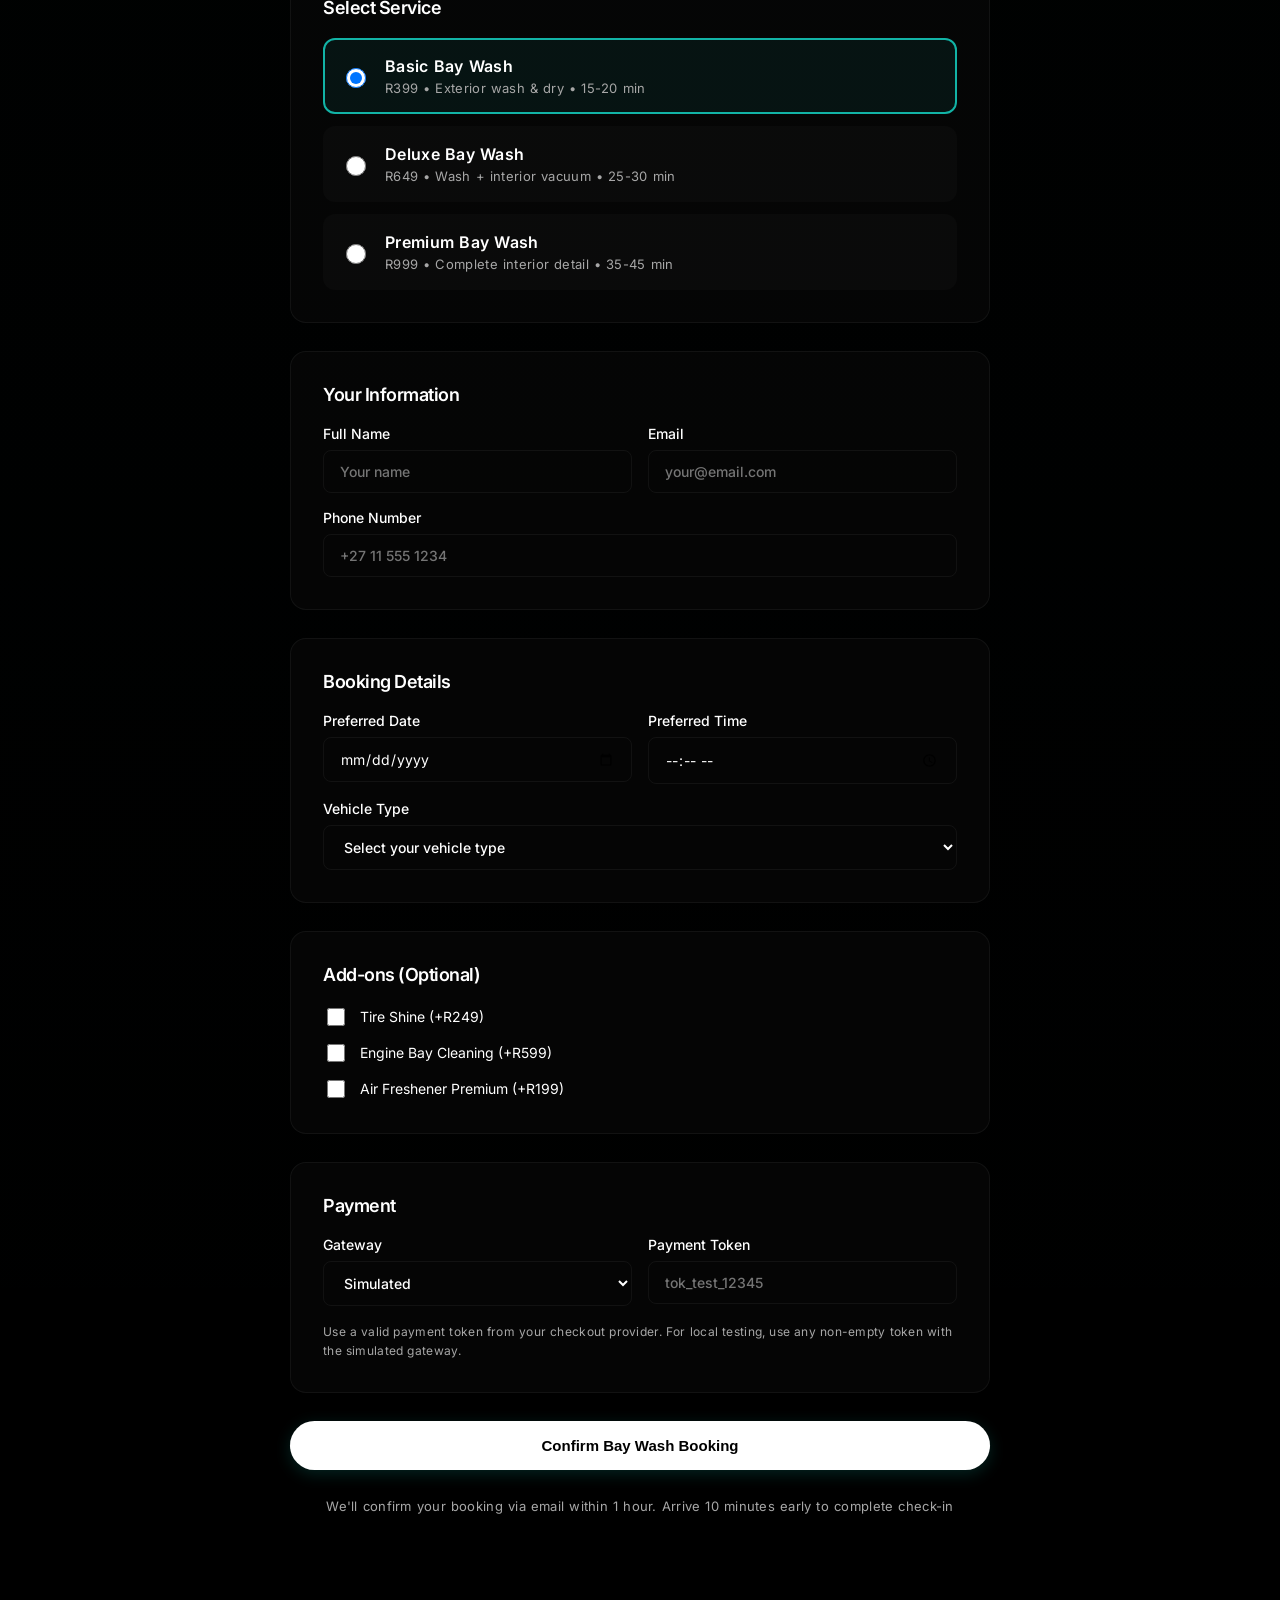
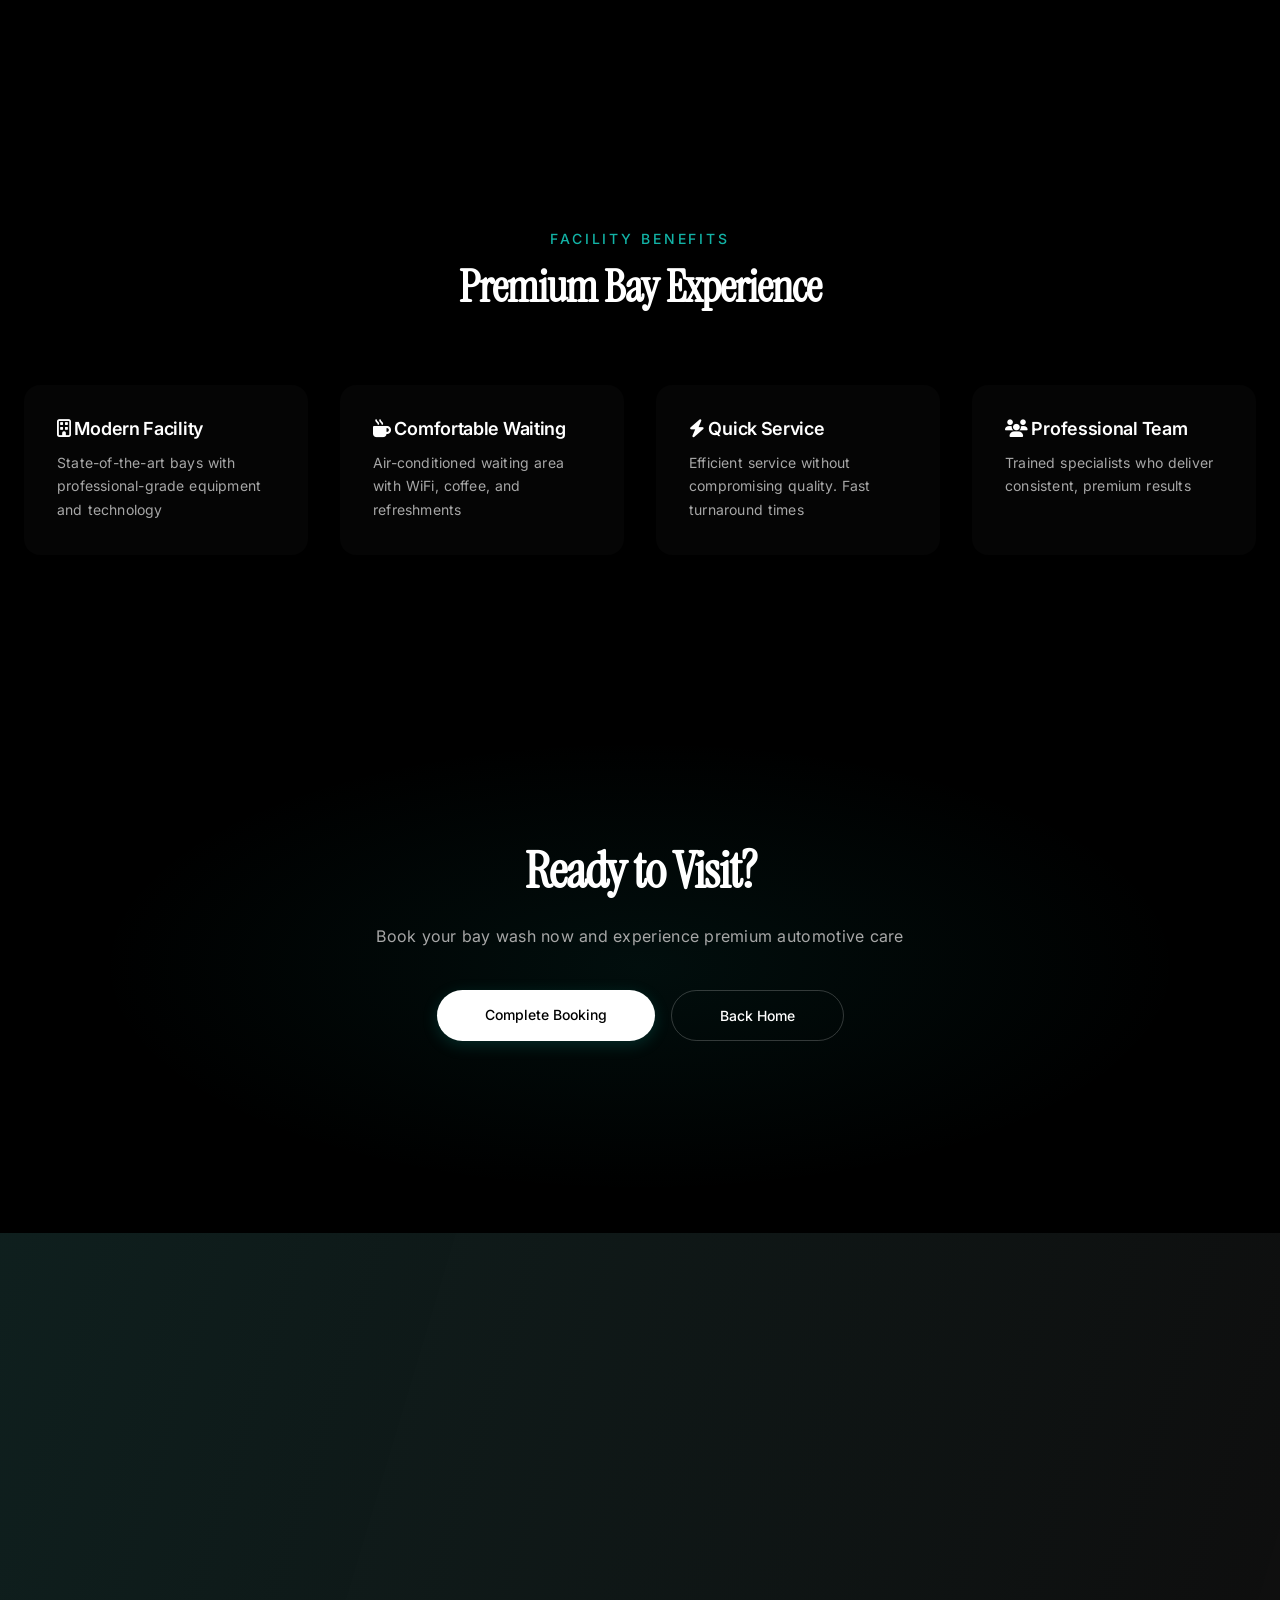
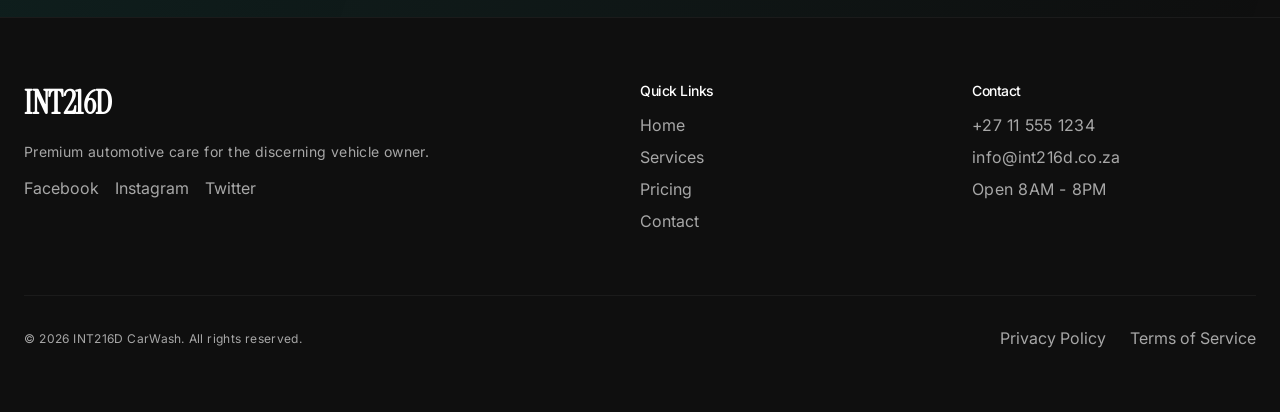
<file: app/book-bay-wash.html>
<!doctype html>
<html lang="en">
  <head>
    <meta charset="UTF-8" />
    <meta name="viewport" content="width=device-width, initial-scale=1.0" />
    <title>Book Bay Wash - INT216D CarWash</title>
    <link rel="preconnect" href="https://fonts.googleapis.com" />
    <link rel="preconnect" href="https://fonts.gstatic.com" crossorigin />
    <link href="https://fonts.googleapis.com/css2?family=Instrument+Serif&family=Inter:wght@400;500;600&display=swap" rel="stylesheet" />
    <link rel="stylesheet" href="https://cdnjs.cloudflare.com/ajax/libs/font-awesome/6.5.2/css/all.min.css" integrity="sha512-SnH5WK+bZxgPHs44uWix+LLJAJ9/2PkPKZ5QiAj6Ta86w+fsb2TkR4j8U8U19+9F3R8v+0I4lQ5f6LQxK/5h2g==" crossorigin="anonymous" referrerpolicy="no-referrer" />
    <link rel="stylesheet" href="./styles.css" />
  </head>
  <body>
    <div class="site-shell">
      <nav id="main-nav" class="nav-pill">
        <a href="./index.html" class="brand">INT216D</a>
        <button
          id="menu-toggle-btn"
          class="menu-toggle-btn"
          type="button"
          aria-expanded="false"
          aria-controls="main-nav-links"
          aria-label="Open menu"
        >
          Menu
        </button>
        <div class="nav-links" id="main-nav-links">
          <a href="./index.html#services" class="nav-link">Services</a>
          <a href="./services.html" class="nav-link">All Services</a>
          <a href="./membership.html" class="nav-link">Membership</a>
          <a href="./faq.html" class="nav-link">FAQ</a>
          <a href="./pricing.html" class="nav-link">Pricing</a>
          <a href="./contact.html" class="nav-link">Contact</a>
        </div>
        <button id="theme-toggle-btn" class="theme-toggle-btn" type="button" aria-label="Toggle light mode">
          Light
        </button>
        <a href="./index.html" id="login-btn" class="pill-btn login-btn">Back</a>
      </nav>

      <section id="hero" class="hero-section">
        <div id="hero-three" class="hero-bg"></div>
        <div class="hero-content">
          <div id="hero-title" class="hero-title">
            <div class="line-wrap"><h1 class="hero-line">Visit Our</h1></div>
            <div class="line-wrap"><h1 class="hero-line accent">Bay Facility</h1></div>
            <div class="line-wrap"><h1 class="hero-line">Book Wash</h1></div>
          </div>
          <p id="hero-subtitle" class="hero-subtitle">State-of-the-art facility with premium equipment and comfortable waiting area</p>
        </div>
      </section>

      <section id="booking-form" class="section" style="background: linear-gradient(180deg, rgba(18, 179, 166, 0.01) 0%, transparent 100%);">
        <div class="container">
          <div class="section-header" style="text-align: center; max-width: 600px; margin-left: auto; margin-right: auto;">
            <p class="eyebrow">Easy Booking</p>
            <h2>Schedule Bay Wash Service</h2>
            <p style="margin-top: 16px; color: var(--metallic); font-size: 15px; line-height: 1.7;">
              Visit our modern facility with professional equipment, comfortable waiting area, and premium detailing services
            </p>
          </div>

          <div style="max-width: 700px; margin: 0 auto;">
            <form id="bay-booking-form" style="display: grid; gap: 28px;">
              <!-- Step 1: Location Selection -->
              <div style="background: var(--panel); padding: 32px; border-radius: 16px; border: 1px solid var(--panel-border);">
                <h3 style="margin: 0 0 20px; font-size: 18px; font-weight: 600;">Select Location</h3>

                <label style="display: flex; align-items: center; gap: 16px; padding: 16px; background: rgba(18, 179, 166, 0.08); border-radius: 12px; cursor: pointer; margin-bottom: 12px; transition: all 0.3s ease; border: 2px solid var(--accent);">
                  <input type="radio" name="location" value="johannesburg" checked style="width: 20px; height: 20px; cursor: pointer;" />
                  <div>
                    <p style="margin: 0; font-weight: 600;">Johannesburg Bay</p>
                    <p style="margin: 4px 0 0; color: var(--metallic); font-size: 13px;">123 Main Street • Open 8AM - 8PM</p>
                  </div>
                </label>

                <label style="display: flex; align-items: center; gap: 16px; padding: 16px; background: var(--panel); border-radius: 12px; cursor: pointer; border: 2px solid transparent; transition: all 0.3s ease;">
                  <input type="radio" name="location" value="capetown" style="width: 20px; height: 20px; cursor: pointer;" />
                  <div>
                    <p style="margin: 0; font-weight: 600;">Cape Town Bay</p>
                    <p style="margin: 4px 0 0; color: var(--metallic); font-size: 13px;">456 Waterfront Road • Open 7AM - 7PM</p>
                  </div>
                </label>
              </div>

              <!-- Step 2: Service Selection -->
              <div style="background: var(--panel); padding: 32px; border-radius: 16px; border: 1px solid var(--panel-border);">
                <h3 style="margin: 0 0 20px; font-size: 18px; font-weight: 600;">Select Service</h3>

                <label style="display: flex; align-items: center; gap: 16px; padding: 16px; background: rgba(18, 179, 166, 0.08); border-radius: 12px; cursor: pointer; margin-bottom: 12px; transition: all 0.3s ease; border: 2px solid var(--accent);">
                  <input type="radio" name="service" value="basic" checked style="width: 20px; height: 20px; cursor: pointer;" />
                  <div>
                    <p style="margin: 0; font-weight: 600;">Basic Bay Wash</p>
                    <p style="margin: 4px 0 0; color: var(--metallic); font-size: 13px;">R399 • Exterior wash & dry • 15-20 min</p>
                  </div>
                </label>

                <label style="display: flex; align-items: center; gap: 16px; padding: 16px; background: var(--panel); border-radius: 12px; cursor: pointer; margin-bottom: 12px; transition: all 0.3s ease; border: 2px solid transparent;">
                  <input type="radio" name="service" value="deluxe" style="width: 20px; height: 20px; cursor: pointer;" />
                  <div>
                    <p style="margin: 0; font-weight: 600;">Deluxe Bay Wash</p>
                    <p style="margin: 4px 0 0; color: var(--metallic); font-size: 13px;">R649 • Wash + interior vacuum • 25-30 min</p>
                  </div>
                </label>

                <label style="display: flex; align-items: center; gap: 16px; padding: 16px; background: var(--panel); border-radius: 12px; cursor: pointer; border: 2px solid transparent; transition: all 0.3s ease;">
                  <input type="radio" name="service" value="premium" style="width: 20px; height: 20px; cursor: pointer;" />
                  <div>
                    <p style="margin: 0; font-weight: 600;">Premium Bay Wash</p>
                    <p style="margin: 4px 0 0; color: var(--metallic); font-size: 13px;">R999 • Complete interior detail • 35-45 min</p>
                  </div>
                </label>
              </div>

              <!-- Step 3: Personal Information -->
              <div style="background: var(--panel); padding: 32px; border-radius: 16px; border: 1px solid var(--panel-border);">
                <h3 style="margin: 0 0 20px; font-size: 18px; font-weight: 600;">Your Information</h3>

                <div style="display: grid; grid-template-columns: 1fr 1fr; gap: 16px; margin-bottom: 16px;">
                  <div>
                    <label style="display: block; margin-bottom: 8px; font-size: 14px; font-weight: 500;">Full Name</label>
                    <input name="fullName" type="text" placeholder="Your name" style="width: 100%; padding: 12px 16px; background: transparent; border: 1px solid var(--panel-border); border-radius: 8px; color: var(--ink); font-size: 14px; font-family: Inter, sans-serif;" required />
                  </div>
                  <div>
                    <label style="display: block; margin-bottom: 8px; font-size: 14px; font-weight: 500;">Email</label>
                    <input name="email" type="email" placeholder="your@email.com" style="width: 100%; padding: 12px 16px; background: transparent; border: 1px solid var(--panel-border); border-radius: 8px; color: var(--ink); font-size: 14px; font-family: Inter, sans-serif;" required />
                  </div>
                </div>

                <div>
                  <label style="display: block; margin-bottom: 8px; font-size: 14px; font-weight: 500;">Phone Number</label>
                  <input name="phone" type="tel" placeholder="+27 11 555 1234" style="width: 100%; padding: 12px 16px; background: transparent; border: 1px solid var(--panel-border); border-radius: 8px; color: var(--ink); font-size: 14px; font-family: Inter, sans-serif;" required />
                </div>
              </div>

              <!-- Step 4: Booking Details -->
              <div style="background: var(--panel); padding: 32px; border-radius: 16px; border: 1px solid var(--panel-border);">
                <h3 style="margin: 0 0 20px; font-size: 18px; font-weight: 600;">Booking Details</h3>

                <div style="display: grid; grid-template-columns: 1fr 1fr; gap: 16px; margin-bottom: 16px;">
                  <div>
                    <label style="display: block; margin-bottom: 8px; font-size: 14px; font-weight: 500;">Preferred Date</label>
                    <input name="preferredDate" type="date" style="width: 100%; padding: 12px 16px; background: transparent; border: 1px solid var(--panel-border); border-radius: 8px; color: var(--ink); font-size: 14px; font-family: Inter, sans-serif;" required />
                  </div>
                  <div>
                    <label style="display: block; margin-bottom: 8px; font-size: 14px; font-weight: 500;">Preferred Time</label>
                    <input name="preferredTime" type="time" style="width: 100%; padding: 12px 16px; background: transparent; border: 1px solid var(--panel-border); border-radius: 8px; color: var(--ink); font-size: 14px; font-family: Inter, sans-serif;" required />
                  </div>
                </div>

                <div>
                  <label style="display: block; margin-bottom: 8px; font-size: 14px; font-weight: 500;">Vehicle Type</label>
                  <select name="vehicleType" style="width: 100%; padding: 12px 16px; background: transparent; border: 1px solid var(--panel-border); border-radius: 8px; color: var(--ink); font-size: 14px; font-family: Inter, sans-serif;" required>
                    <option value="">Select your vehicle type</option>
                    <option value="sedan">Sedan</option>
                    <option value="suv">SUV</option>
                    <option value="truck">Truck</option>
                    <option value="van">Van</option>
                    <option value="other">Other</option>
                  </select>
                </div>
              </div>

              <!-- Step 5: Additional Options -->
              <div style="background: var(--panel); padding: 32px; border-radius: 16px; border: 1px solid var(--panel-border);">
                <h3 style="margin: 0 0 20px; font-size: 18px; font-weight: 600;">Add-ons (Optional)</h3>

                <label style="display: flex; align-items: center; gap: 12px; margin-bottom: 12px;">
                  <input name="addOns" value="tire-shine" type="checkbox" style="width: 18px; height: 18px; cursor: pointer;" />
                  <span style="font-size: 14px;">Tire Shine (+R249)</span>
                </label>

                <label style="display: flex; align-items: center; gap: 12px; margin-bottom: 12px;">
                  <input name="addOns" value="engine-bay-cleaning" type="checkbox" style="width: 18px; height: 18px; cursor: pointer;" />
                  <span style="font-size: 14px;">Engine Bay Cleaning (+R599)</span>
                </label>

                <label style="display: flex; align-items: center; gap: 12px;">
                  <input name="addOns" value="air-freshener-premium" type="checkbox" style="width: 18px; height: 18px; cursor: pointer;" />
                  <span style="font-size: 14px;">Air Freshener Premium (+R199)</span>
                </label>
              </div>

              <div style="background: var(--panel); padding: 32px; border-radius: 16px; border: 1px solid var(--panel-border);">
                <h3 style="margin: 0 0 20px; font-size: 18px; font-weight: 600;">Payment</h3>

                <div style="display: grid; grid-template-columns: 1fr 1fr; gap: 16px; margin-bottom: 16px;">
                  <div>
                    <label style="display: block; margin-bottom: 8px; font-size: 14px; font-weight: 500;">Gateway</label>
                    <select name="paymentGateway" style="width: 100%; padding: 12px 16px; background: transparent; border: 1px solid var(--panel-border); border-radius: 8px; color: var(--ink); font-size: 14px; font-family: Inter, sans-serif;" required>
                      <option value="SIMULATED" selected>Simulated</option>
                      <option value="OFFLINE">Offline</option>
                    </select>
                  </div>
                  <div>
                    <label style="display: block; margin-bottom: 8px; font-size: 14px; font-weight: 500;">Payment Token</label>
                    <input name="paymentMethodToken" type="text" placeholder="tok_test_12345" style="width: 100%; padding: 12px 16px; background: transparent; border: 1px solid var(--panel-border); border-radius: 8px; color: var(--ink); font-size: 14px; font-family: Inter, sans-serif;" required />
                  </div>
                </div>

                <p style="margin: 0; color: var(--metallic); font-size: 12px; line-height: 1.6;">Use a valid payment token from your checkout provider. For local testing, use any non-empty token with the simulated gateway.</p>
              </div>

              <!-- Submit Button -->
              <button type="submit" class="pill-btn btn-primary" style="width: 100%; padding: 16px 32px; font-size: 15px; font-weight: 600;">Confirm Bay Wash Booking</button>

              <p style="text-align: center; color: var(--metallic); font-size: 13px; margin: 0;">
                We'll confirm your booking via email within 1 hour. Arrive 10 minutes early to complete check-in
              </p>
              <p id="bay-booking-status" style="text-align: center; color: var(--metallic); font-size: 13px; margin: 0;"></p>
            </form>
          </div>
        </div>
      </section>

      <section id="benefits" class="section">
        <div class="container">
          <div class="section-header" style="text-align: center;">
            <p class="eyebrow">Facility Benefits</p>
            <h2>Premium Bay Experience</h2>
          </div>

          <div class="benefits-grid">
            <div class="benefit-item">
              <h3><i class="fa-regular fa-building" aria-hidden="true"></i> Modern Facility</h3>
              <p>State-of-the-art bays with professional-grade equipment and technology</p>
            </div>
            <div class="benefit-item">
              <h3><i class="fa-solid fa-mug-hot" aria-hidden="true"></i> Comfortable Waiting</h3>
              <p>Air-conditioned waiting area with WiFi, coffee, and refreshments</p>
            </div>
            <div class="benefit-item">
              <h3><i class="fa-solid fa-bolt" aria-hidden="true"></i> Quick Service</h3>
              <p>Efficient service without compromising quality. Fast turnaround times</p>
            </div>
            <div class="benefit-item">
              <h3><i class="fa-solid fa-users" aria-hidden="true"></i> Professional Team</h3>
              <p>Trained specialists who deliver consistent, premium results</p>
            </div>
          </div>
        </div>
      </section>

      <section id="cta" class="section booking-section">
        <div class="booking-gradient"></div>
        <div class="container booking-content">
          <h2>Ready to Visit?</h2>
          <p class="desc">Book your bay wash now and experience premium automotive care</p>
          <div class="booking-btn-row">
            <a href="#booking-form" class="pill-btn btn-primary">Complete Booking</a>
            <a href="./index.html" class="pill-btn btn-outline">Back Home</a>
          </div>
        </div>
      </section>

      <section id="footer" class="footer-section">
        <div class="iridescent-wrap">
          <canvas id="iridescent-canvas"></canvas>
        </div>
        <div class="container footer-content">
          <div class="footer-grid">
            <div class="footer-col wide">
              <h3 class="footer-brand">INT216D</h3>
              <p class="footer-blurb">Premium automotive care for the discerning vehicle owner.</p>
              <div class="inline-links">
                <a href="#" class="footer-link">Facebook</a>
                <a href="#" class="footer-link">Instagram</a>
                <a href="#" class="footer-link">Twitter</a>
              </div>
            </div>
            <div class="footer-col">
              <h4 class="footer-col-title">Quick Links</h4>
              <div class="footer-col-list">
                <a href="./index.html" class="footer-text-link">Home</a>
                <a href="./services.html" class="footer-text-link">Services</a>
                <a href="./pricing.html" class="footer-text-link">Pricing</a>
                <a href="./contact.html" class="footer-text-link">Contact</a>
              </div>
            </div>
            <div class="footer-col">
              <h4 class="footer-col-title">Contact</h4>
              <div class="footer-col-list">
                <p class="footer-link" style="cursor: default; margin: 0;">+27 11 555 1234</p>
                <p class="footer-link" style="cursor: default; margin: 0;">info@int216d.co.za</p>
                <p class="footer-link" style="cursor: default; margin: 0;">Open 8AM - 8PM</p>
              </div>
            </div>
          </div>
          <div class="footer-bottom">
            <p class="footer-copy">&copy; 2024 INT216D CarWash. All rights reserved.</p>
            <div class="footer-bottom-links">
              <a href="#" class="footer-text-link">Privacy Policy</a>
              <a href="#" class="footer-text-link">Terms of Service</a>
            </div>
          </div>
        </div>
      </section>
    </div>

    <script type="module" src="./script-pages.js"></script>
  </body>
</html>
</file>
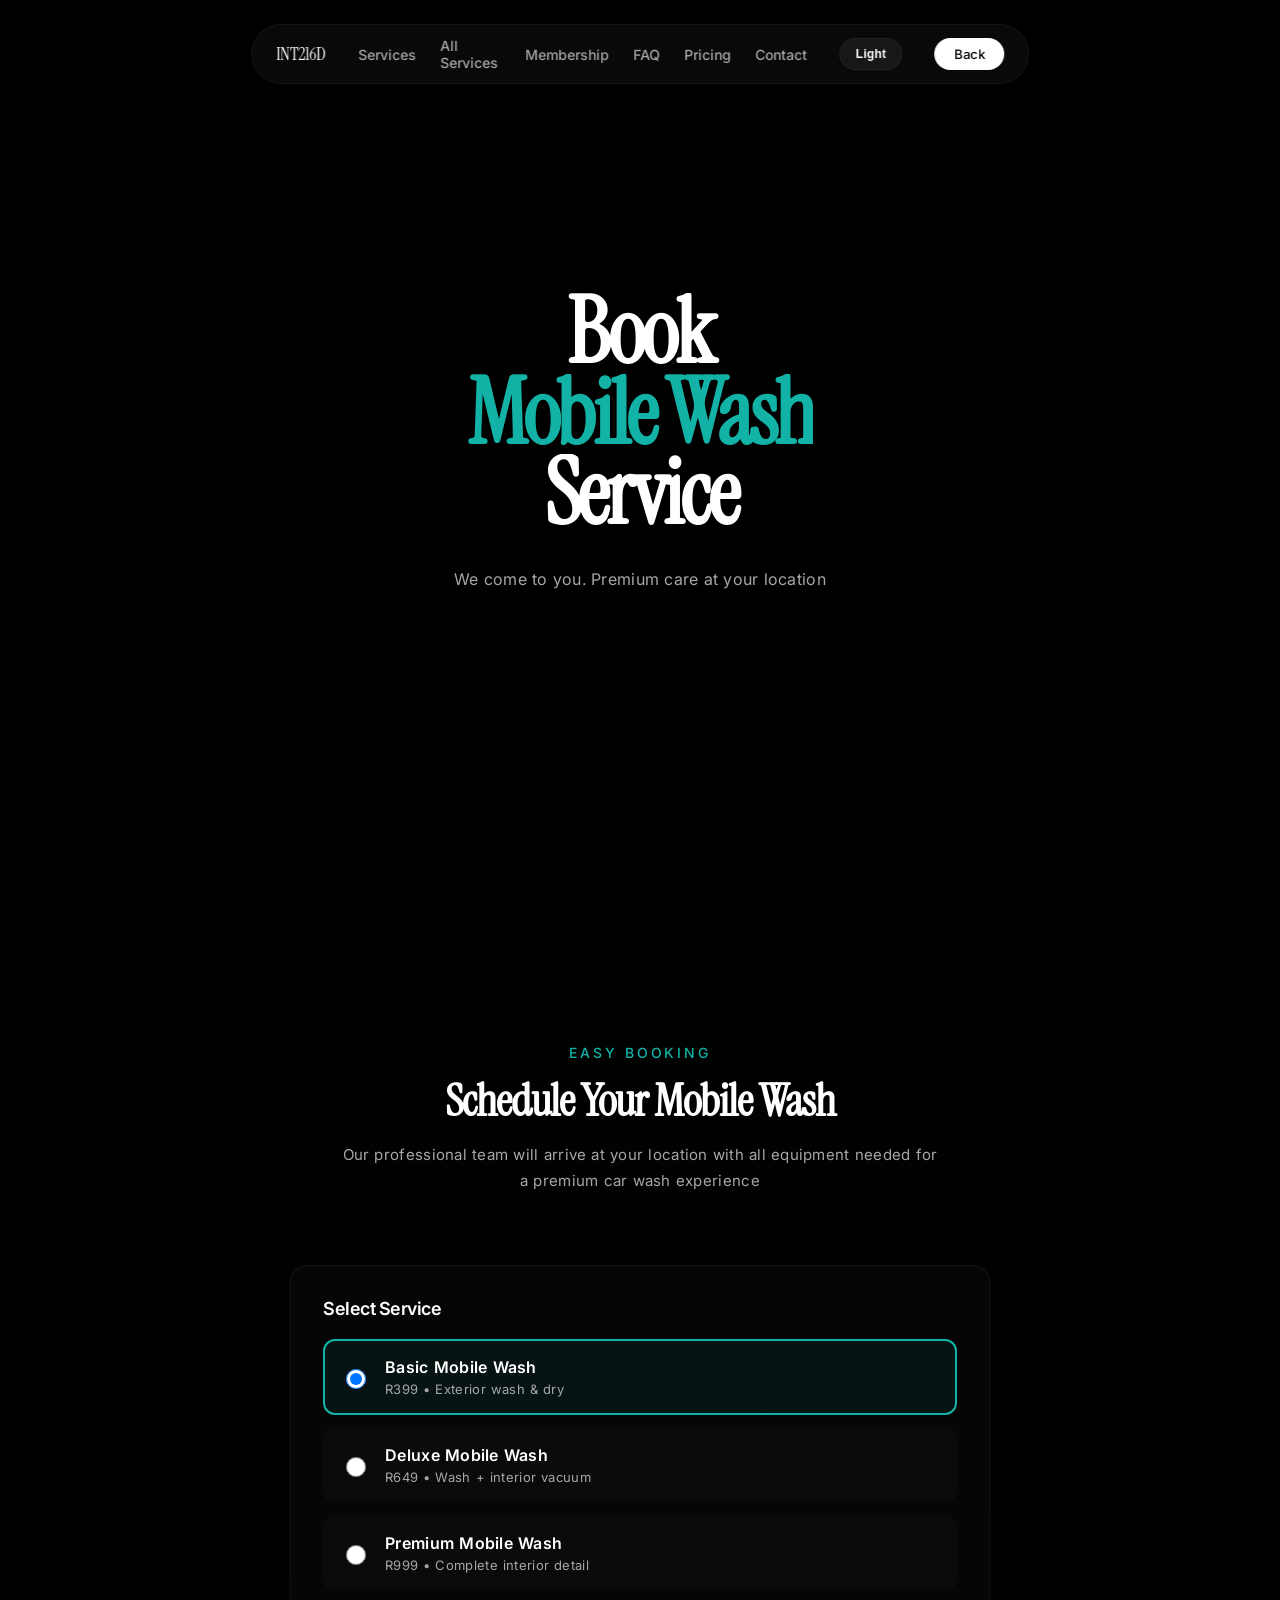
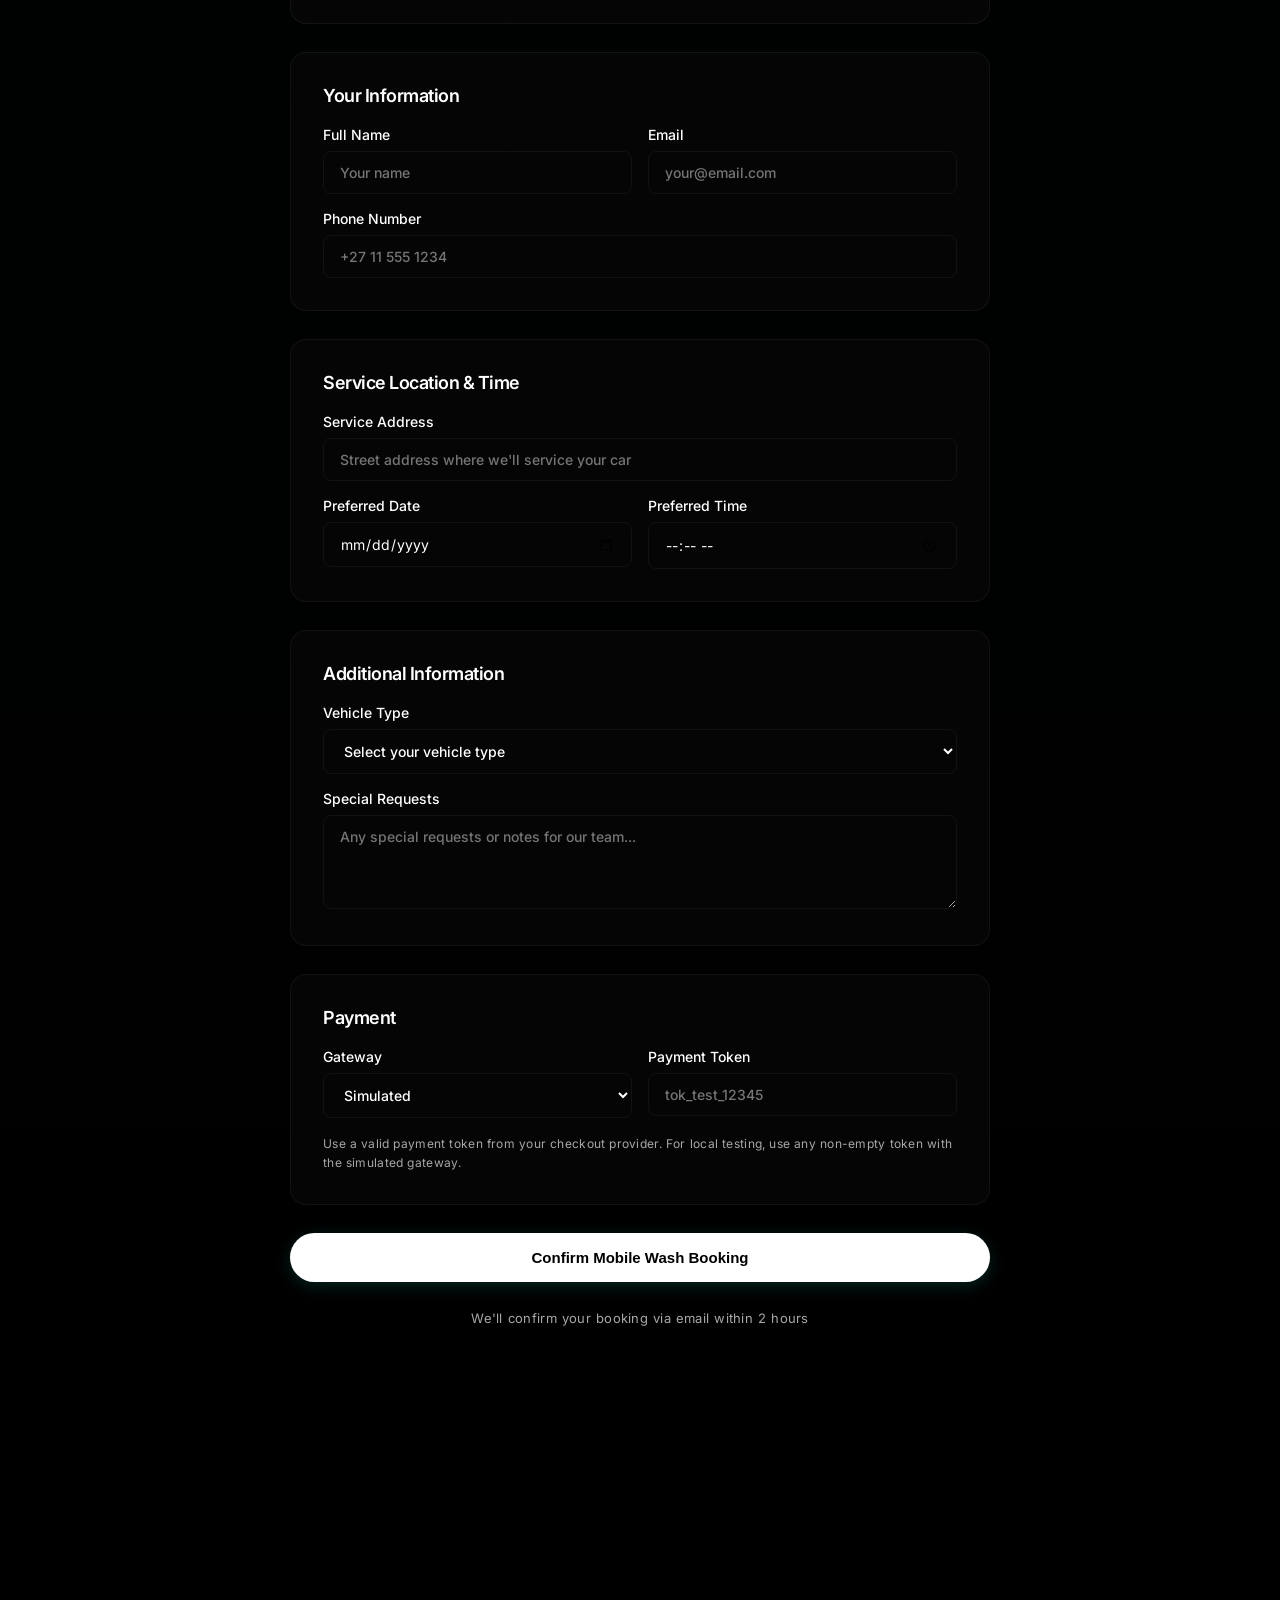
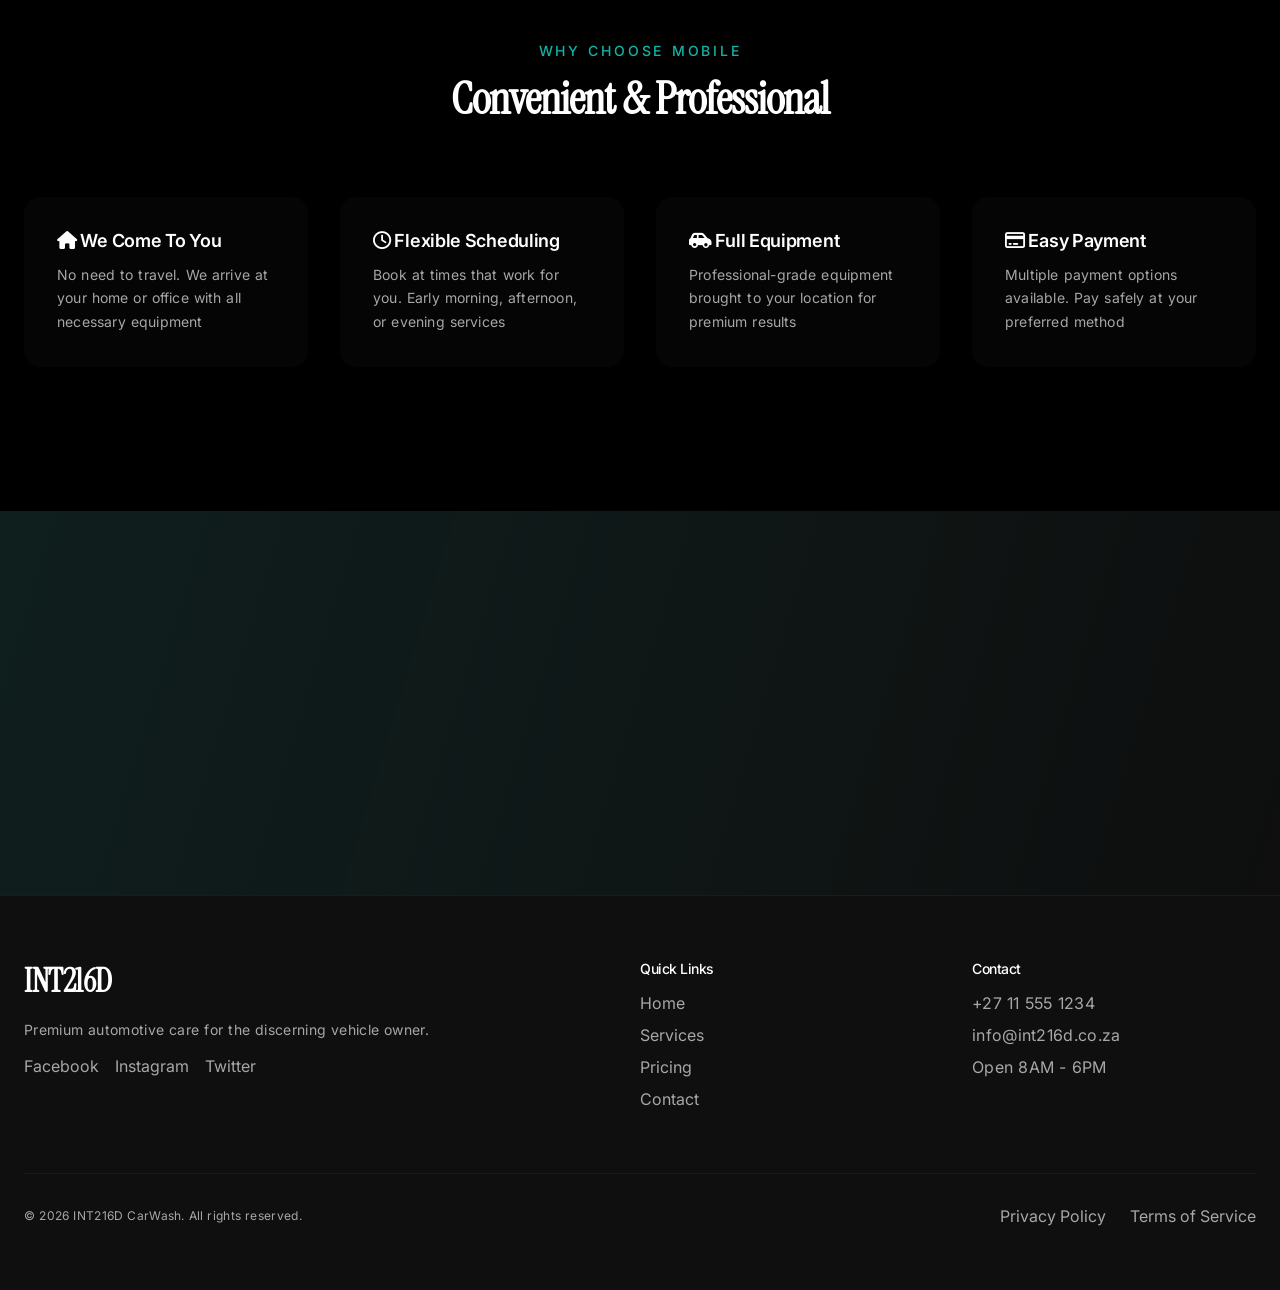
<file: app/book-mobile-wash.html>
<!doctype html>
<html lang="en">
  <head>
    <meta charset="UTF-8" />
    <meta name="viewport" content="width=device-width, initial-scale=1.0" />
    <title>Book Mobile Wash - INT216D CarWash</title>
    <link rel="preconnect" href="https://fonts.googleapis.com" />
    <link rel="preconnect" href="https://fonts.gstatic.com" crossorigin />
    <link href="https://fonts.googleapis.com/css2?family=Instrument+Serif&family=Inter:wght@400;500;600&display=swap" rel="stylesheet" />
    <link rel="stylesheet" href="https://cdnjs.cloudflare.com/ajax/libs/font-awesome/6.5.2/css/all.min.css" integrity="sha512-SnH5WK+bZxgPHs44uWix+LLJAJ9/2PkPKZ5QiAj6Ta86w+fsb2TkR4j8U8U19+9F3R8v+0I4lQ5f6LQxK/5h2g==" crossorigin="anonymous" referrerpolicy="no-referrer" />
    <link rel="stylesheet" href="./styles.css" />
  </head>
  <body>
    <div class="site-shell">
      <nav id="main-nav" class="nav-pill">
        <a href="./index.html" class="brand">INT216D</a>
        <button
          id="menu-toggle-btn"
          class="menu-toggle-btn"
          type="button"
          aria-expanded="false"
          aria-controls="main-nav-links"
          aria-label="Open menu"
        >
          Menu
        </button>
        <div class="nav-links" id="main-nav-links">
          <a href="./index.html#services" class="nav-link">Services</a>
          <a href="./services.html" class="nav-link">All Services</a>
          <a href="./membership.html" class="nav-link">Membership</a>
          <a href="./faq.html" class="nav-link">FAQ</a>
          <a href="./pricing.html" class="nav-link">Pricing</a>
          <a href="./contact.html" class="nav-link">Contact</a>
        </div>
        <button id="theme-toggle-btn" class="theme-toggle-btn" type="button" aria-label="Toggle light mode">
          Light
        </button>
        <a href="./index.html" id="login-btn" class="pill-btn login-btn">Back</a>
      </nav>

      <section id="hero" class="hero-section">
        <div id="hero-three" class="hero-bg"></div>
        <div class="hero-content">
          <div id="hero-title" class="hero-title">
            <div class="line-wrap"><h1 class="hero-line">Book</h1></div>
            <div class="line-wrap"><h1 class="hero-line accent">Mobile Wash</h1></div>
            <div class="line-wrap"><h1 class="hero-line">Service</h1></div>
          </div>
          <p id="hero-subtitle" class="hero-subtitle">We come to you. Premium care at your location</p>
        </div>
      </section>

      <section id="booking-form" class="section" style="background: linear-gradient(180deg, rgba(18, 179, 166, 0.01) 0%, transparent 100%);">
        <div class="container">
          <div class="section-header" style="text-align: center; max-width: 600px; margin-left: auto; margin-right: auto;">
            <p class="eyebrow">Easy Booking</p>
            <h2>Schedule Your Mobile Wash</h2>
            <p style="margin-top: 16px; color: var(--metallic); font-size: 15px; line-height: 1.7;">
              Our professional team will arrive at your location with all equipment needed for a premium car wash experience
            </p>
          </div>

          <div style="max-width: 700px; margin: 0 auto;">
            <form id="mobile-booking-form" style="display: grid; gap: 28px;">
              <!-- Step 1: Service Selection -->
              <div style="background: var(--panel); padding: 32px; border-radius: 16px; border: 1px solid var(--panel-border);">
                <h3 style="margin: 0 0 20px; font-size: 18px; font-weight: 600;">Select Service</h3>

                <label style="display: flex; align-items: center; gap: 16px; padding: 16px; background: rgba(18, 179, 166, 0.08); border-radius: 12px; cursor: pointer; margin-bottom: 12px; transition: all 0.3s ease; border: 2px solid var(--accent);">
                  <input type="radio" name="service" value="basic" checked style="width: 20px; height: 20px; cursor: pointer;" />
                  <div>
                    <p style="margin: 0; font-weight: 600;">Basic Mobile Wash</p>
                    <p style="margin: 4px 0 0; color: var(--metallic); font-size: 13px;">R399 • Exterior wash & dry</p>
                  </div>
                </label>

                <label style="display: flex; align-items: center; gap: 16px; padding: 16px; background: var(--panel); border-radius: 12px; cursor: pointer; margin-bottom: 12px; transition: all 0.3s ease; border: 2px solid transparent;">
                  <input type="radio" name="service" value="deluxe" style="width: 20px; height: 20px; cursor: pointer;" />
                  <div>
                    <p style="margin: 0; font-weight: 600;">Deluxe Mobile Wash</p>
                    <p style="margin: 4px 0 0; color: var(--metallic); font-size: 13px;">R649 • Wash + interior vacuum</p>
                  </div>
                </label>

                <label style="display: flex; align-items: center; gap: 16px; padding: 16px; background: var(--panel); border-radius: 12px; cursor: pointer; border: 2px solid transparent; transition: all 0.3s ease;">
                  <input type="radio" name="service" value="premium" style="width: 20px; height: 20px; cursor: pointer;" />
                  <div>
                    <p style="margin: 0; font-weight: 600;">Premium Mobile Wash</p>
                    <p style="margin: 4px 0 0; color: var(--metallic); font-size: 13px;">R999 • Complete interior detail</p>
                  </div>
                </label>
              </div>

              <!-- Step 2: Personal Information -->
              <div style="background: var(--panel); padding: 32px; border-radius: 16px; border: 1px solid var(--panel-border);">
                <h3 style="margin: 0 0 20px; font-size: 18px; font-weight: 600;">Your Information</h3>

                <div style="display: grid; grid-template-columns: 1fr 1fr; gap: 16px; margin-bottom: 16px;">
                  <div>
                    <label style="display: block; margin-bottom: 8px; font-size: 14px; font-weight: 500;">Full Name</label>
                    <input name="fullName" type="text" placeholder="Your name" style="width: 100%; padding: 12px 16px; background: transparent; border: 1px solid var(--panel-border); border-radius: 8px; color: var(--ink); font-size: 14px; font-family: Inter, sans-serif;" required />
                  </div>
                  <div>
                    <label style="display: block; margin-bottom: 8px; font-size: 14px; font-weight: 500;">Email</label>
                    <input name="email" type="email" placeholder="your@email.com" style="width: 100%; padding: 12px 16px; background: transparent; border: 1px solid var(--panel-border); border-radius: 8px; color: var(--ink); font-size: 14px; font-family: Inter, sans-serif;" required />
                  </div>
                </div>

                <div>
                  <label style="display: block; margin-bottom: 8px; font-size: 14px; font-weight: 500;">Phone Number</label>
                  <input name="phone" type="tel" placeholder="+27 11 555 1234" style="width: 100%; padding: 12px 16px; background: transparent; border: 1px solid var(--panel-border); border-radius: 8px; color: var(--ink); font-size: 14px; font-family: Inter, sans-serif;" required />
                </div>
              </div>

              <!-- Step 3: Location & Time -->
              <div style="background: var(--panel); padding: 32px; border-radius: 16px; border: 1px solid var(--panel-border);">
                <h3 style="margin: 0 0 20px; font-size: 18px; font-weight: 600;">Service Location & Time</h3>

                <div style="display: grid; gap: 16px;">
                  <div>
                    <label style="display: block; margin-bottom: 8px; font-size: 14px; font-weight: 500;">Service Address</label>
                    <input name="serviceAddress" type="text" placeholder="Street address where we'll service your car" style="width: 100%; padding: 12px 16px; background: transparent; border: 1px solid var(--panel-border); border-radius: 8px; color: var(--ink); font-size: 14px; font-family: Inter, sans-serif;" required />
                  </div>

                  <div style="display: grid; grid-template-columns: 1fr 1fr; gap: 16px;">
                    <div>
                      <label style="display: block; margin-bottom: 8px; font-size: 14px; font-weight: 500;">Preferred Date</label>
                      <input name="preferredDate" type="date" style="width: 100%; padding: 12px 16px; background: transparent; border: 1px solid var(--panel-border); border-radius: 8px; color: var(--ink); font-size: 14px; font-family: Inter, sans-serif;" required />
                    </div>
                    <div>
                      <label style="display: block; margin-bottom: 8px; font-size: 14px; font-weight: 500;">Preferred Time</label>
                      <input name="preferredTime" type="time" style="width: 100%; padding: 12px 16px; background: transparent; border: 1px solid var(--panel-border); border-radius: 8px; color: var(--ink); font-size: 14px; font-family: Inter, sans-serif;" required />
                    </div>
                  </div>
                </div>
              </div>

              <!-- Step 4: Additional Info -->
              <div style="background: var(--panel); padding: 32px; border-radius: 16px; border: 1px solid var(--panel-border);">
                <h3 style="margin: 0 0 20px; font-size: 18px; font-weight: 600;">Additional Information</h3>

                <div>
                  <label style="display: block; margin-bottom: 8px; font-size: 14px; font-weight: 500;">Vehicle Type</label>
                  <select name="vehicleType" style="width: 100%; padding: 12px 16px; background: transparent; border: 1px solid var(--panel-border); border-radius: 8px; color: var(--ink); font-size: 14px; font-family: Inter, sans-serif; margin-bottom: 16px;" required>
                    <option value="">Select your vehicle type</option>
                    <option value="sedan">Sedan</option>
                    <option value="suv">SUV</option>
                    <option value="truck">Truck</option>
                    <option value="van">Van</option>
                    <option value="other">Other</option>
                  </select>
                </div>

                <div>
                  <label style="display: block; margin-bottom: 8px; font-size: 14px; font-weight: 500;">Special Requests</label>
                  <textarea name="notes" placeholder="Any special requests or notes for our team..." rows="4" style="width: 100%; padding: 12px 16px; background: transparent; border: 1px solid var(--panel-border); border-radius: 8px; color: var(--ink); font-size: 14px; font-family: Inter, sans-serif; resize: vertical;"></textarea>
                </div>
              </div>

              <div style="background: var(--panel); padding: 32px; border-radius: 16px; border: 1px solid var(--panel-border);">
                <h3 style="margin: 0 0 20px; font-size: 18px; font-weight: 600;">Payment</h3>

                <div style="display: grid; grid-template-columns: 1fr 1fr; gap: 16px; margin-bottom: 16px;">
                  <div>
                    <label style="display: block; margin-bottom: 8px; font-size: 14px; font-weight: 500;">Gateway</label>
                    <select name="paymentGateway" style="width: 100%; padding: 12px 16px; background: transparent; border: 1px solid var(--panel-border); border-radius: 8px; color: var(--ink); font-size: 14px; font-family: Inter, sans-serif;" required>
                      <option value="SIMULATED" selected>Simulated</option>
                      <option value="OFFLINE">Offline</option>
                    </select>
                  </div>
                  <div>
                    <label style="display: block; margin-bottom: 8px; font-size: 14px; font-weight: 500;">Payment Token</label>
                    <input name="paymentMethodToken" type="text" placeholder="tok_test_12345" style="width: 100%; padding: 12px 16px; background: transparent; border: 1px solid var(--panel-border); border-radius: 8px; color: var(--ink); font-size: 14px; font-family: Inter, sans-serif;" required />
                  </div>
                </div>

                <p style="margin: 0; color: var(--metallic); font-size: 12px; line-height: 1.6;">Use a valid payment token from your checkout provider. For local testing, use any non-empty token with the simulated gateway.</p>
              </div>

              <!-- Submit Button -->
              <button type="submit" class="pill-btn btn-primary" style="width: 100%; padding: 16px 32px; font-size: 15px; font-weight: 600;">Confirm Mobile Wash Booking</button>

              <p style="text-align: center; color: var(--metallic); font-size: 13px; margin: 0;">
                We'll confirm your booking via email within 2 hours
              </p>
              <p id="mobile-booking-status" style="text-align: center; color: var(--metallic); font-size: 13px; margin: 0;"></p>
            </form>
          </div>
        </div>
      </section>

      <section id="benefits" class="section">
        <div class="container">
          <div class="section-header" style="text-align: center;">
            <p class="eyebrow">Why Choose Mobile</p>
            <h2>Convenient & Professional</h2>
          </div>

          <div class="benefits-grid">
            <div class="benefit-item">
              <h3><i class="fa-solid fa-house" aria-hidden="true"></i> We Come To You</h3>
              <p>No need to travel. We arrive at your home or office with all necessary equipment</p>
            </div>
            <div class="benefit-item">
              <h3><i class="fa-regular fa-clock" aria-hidden="true"></i> Flexible Scheduling</h3>
              <p>Book at times that work for you. Early morning, afternoon, or evening services</p>
            </div>
            <div class="benefit-item">
              <h3><i class="fa-solid fa-car-side" aria-hidden="true"></i> Full Equipment</h3>
              <p>Professional-grade equipment brought to your location for premium results</p>
            </div>
            <div class="benefit-item">
              <h3><i class="fa-regular fa-credit-card" aria-hidden="true"></i> Easy Payment</h3>
              <p>Multiple payment options available. Pay safely at your preferred method</p>
            </div>
          </div>
        </div>
      </section>

      <section id="footer" class="footer-section">
        <div class="iridescent-wrap">
          <canvas id="iridescent-canvas"></canvas>
        </div>
        <div class="container footer-content">
          <div class="footer-grid">
            <div class="footer-col wide">
              <h3 class="footer-brand">INT216D</h3>
              <p class="footer-blurb">Premium automotive care for the discerning vehicle owner.</p>
              <div class="inline-links">
                <a href="#" class="footer-link">Facebook</a>
                <a href="#" class="footer-link">Instagram</a>
                <a href="#" class="footer-link">Twitter</a>
              </div>
            </div>
            <div class="footer-col">
              <h4 class="footer-col-title">Quick Links</h4>
              <div class="footer-col-list">
                <a href="./index.html" class="footer-text-link">Home</a>
                <a href="./services.html" class="footer-text-link">Services</a>
                <a href="./pricing.html" class="footer-text-link">Pricing</a>
                <a href="./contact.html" class="footer-text-link">Contact</a>
              </div>
            </div>
            <div class="footer-col">
              <h4 class="footer-col-title">Contact</h4>
              <div class="footer-col-list">
                <p class="footer-link" style="cursor: default; margin: 0;">+27 11 555 1234</p>
                <p class="footer-link" style="cursor: default; margin: 0;">info@int216d.co.za</p>
                <p class="footer-link" style="cursor: default; margin: 0;">Open 8AM - 6PM</p>
              </div>
            </div>
          </div>
          <div class="footer-bottom">
            <p class="footer-copy">&copy; 2024 INT216D CarWash. All rights reserved.</p>
            <div class="footer-bottom-links">
              <a href="#" class="footer-text-link">Privacy Policy</a>
              <a href="#" class="footer-text-link">Terms of Service</a>
            </div>
          </div>
        </div>
      </section>
    </div>

    <script type="module" src="./script-pages.js"></script>
  </body>
</html>
</file>
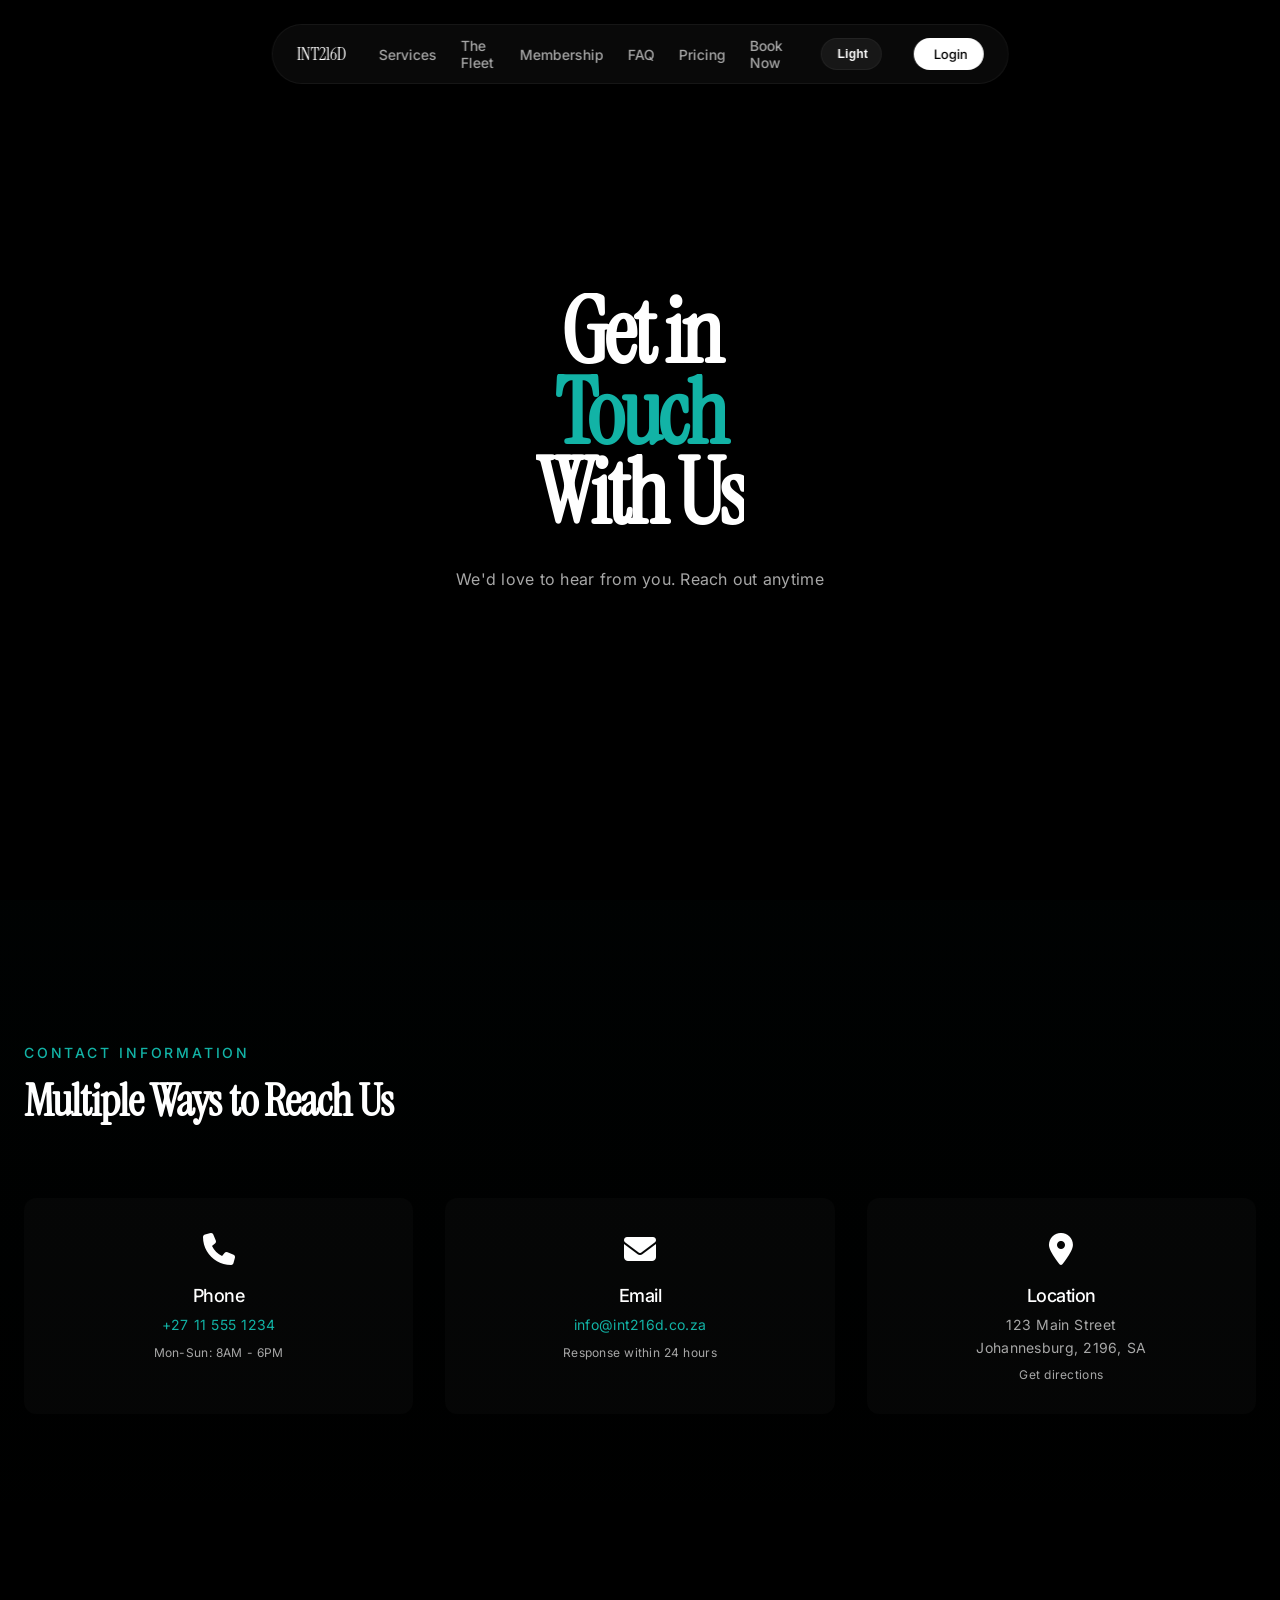
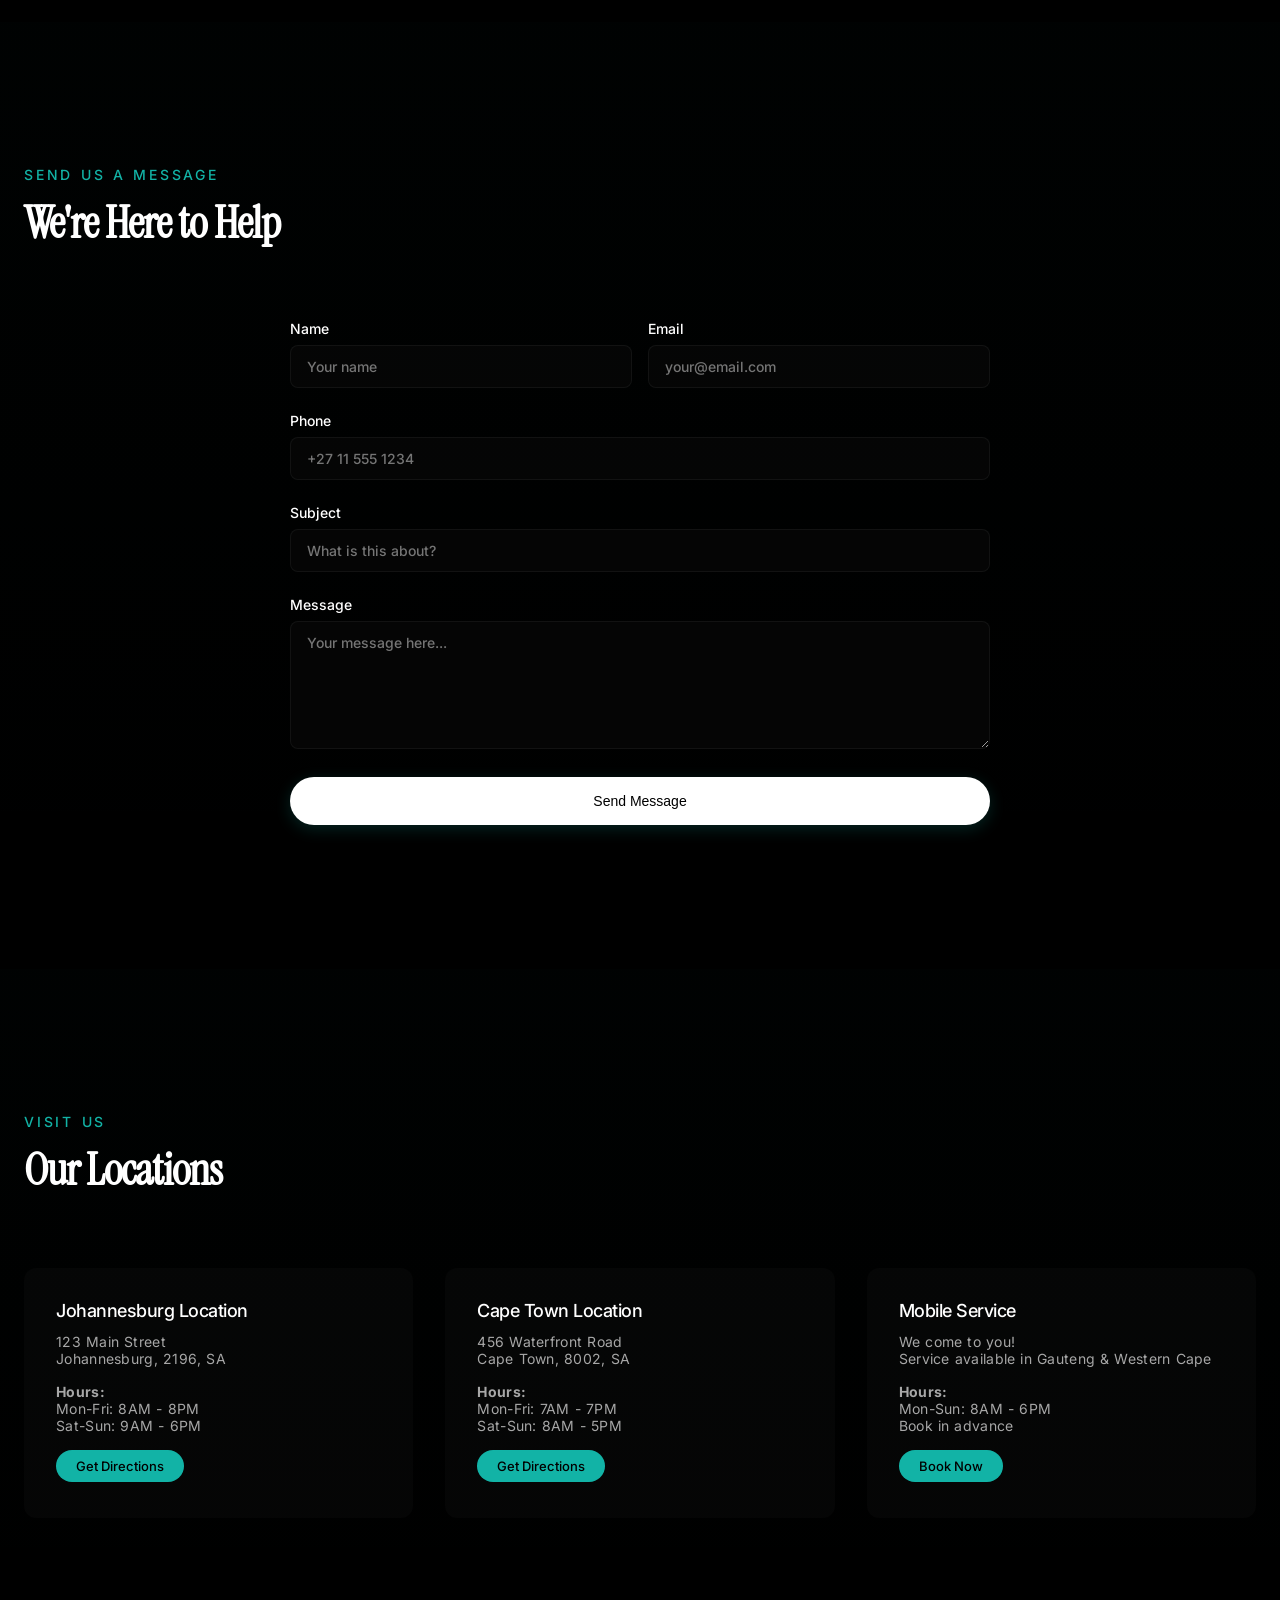
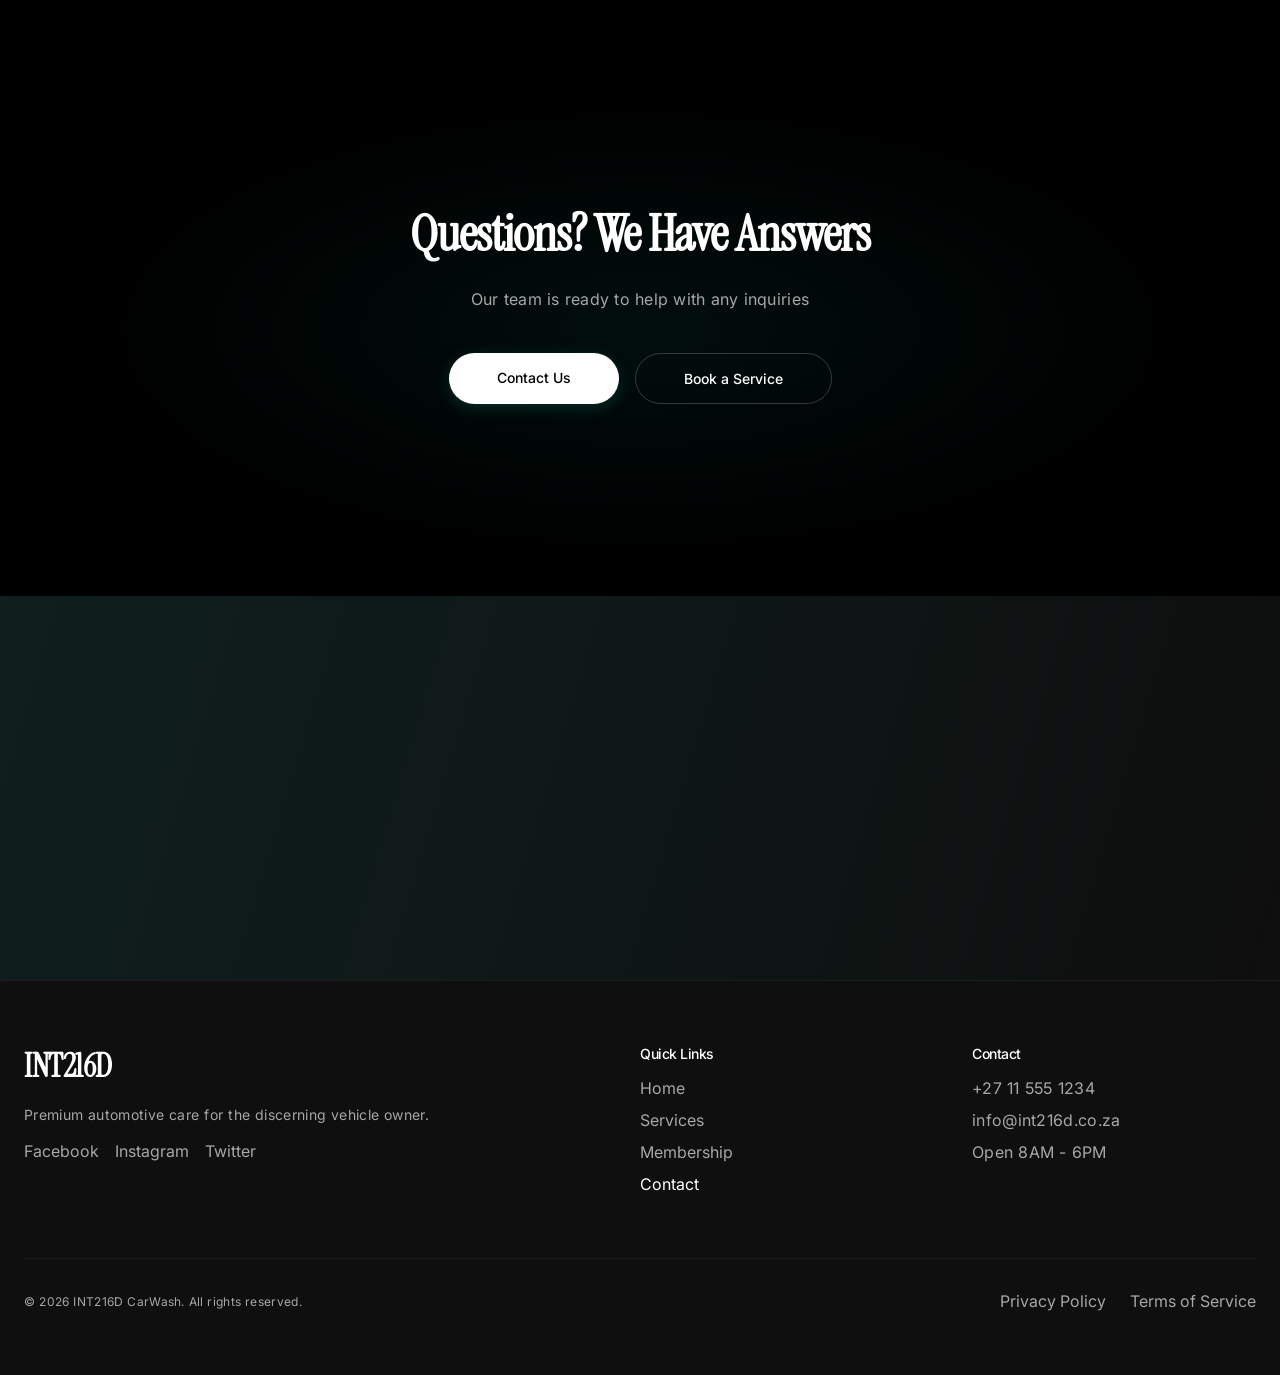
<file: app/contact.html>
<!doctype html>
<html lang="en">
  <head>
    <meta charset="UTF-8" />
    <meta name="viewport" content="width=device-width, initial-scale=1.0" />
    <title>Contact Us - INT216D CarWash</title>
    <link rel="preconnect" href="https://fonts.googleapis.com" />
    <link rel="preconnect" href="https://fonts.gstatic.com" crossorigin />
    <link href="https://fonts.googleapis.com/css2?family=Instrument+Serif&family=Inter:wght@400;500;600&display=swap" rel="stylesheet" />
    <link rel="stylesheet" href="https://cdnjs.cloudflare.com/ajax/libs/font-awesome/6.5.2/css/all.min.css" integrity="sha512-SnH5WK+bZxgPHs44uWix+LLJAJ9/2PkPKZ5QiAj6Ta86w+fsb2TkR4j8U8U19+9F3R8v+0I4lQ5f6LQxK/5h2g==" crossorigin="anonymous" referrerpolicy="no-referrer" />
    <link rel="stylesheet" href="./styles.css" />
  </head>
  <body>
    <div class="site-shell">
      <nav id="main-nav" class="nav-pill">
        <a href="./index.html" class="brand">INT216D</a>
        <button
          id="menu-toggle-btn"
          class="menu-toggle-btn"
          type="button"
          aria-expanded="false"
          aria-controls="main-nav-links"
          aria-label="Open menu"
        >
          Menu
        </button>
        <div class="nav-links" id="main-nav-links">
          <a href="./index.html#services" class="nav-link">Services</a>
          <a href="./index.html#experience" class="nav-link">The Fleet</a>
          <a href="./membership.html" class="nav-link">Membership</a>
          <a href="./faq.html" class="nav-link">FAQ</a>
          <a href="./index.html#addons" class="nav-link">Pricing</a>
          <a href="./book-bay-wash.html" class="nav-link">Book Now</a>
        </div>
        <button id="theme-toggle-btn" class="theme-toggle-btn" type="button" aria-label="Toggle light mode">
          Light
        </button>
        <a href="./index.html#booking" id="login-btn" class="pill-btn login-btn">Login</a>
      </nav>

      <section id="hero" class="hero-section">
        <div id="hero-three" class="hero-bg"></div>
        <div class="hero-content">
          <div id="hero-title" class="hero-title">
            <div class="line-wrap"><h1 class="hero-line">Get in</h1></div>
            <div class="line-wrap"><h1 class="hero-line accent">Touch</h1></div>
            <div class="line-wrap"><h1 class="hero-line">With Us</h1></div>
          </div>
          <p id="hero-subtitle" class="hero-subtitle">We'd love to hear from you. Reach out anytime</p>
        </div>
      </section>

      <section id="contact-info" class="section" style="background: linear-gradient(180deg, rgba(18, 179, 166, 0.01) 0%, transparent 100%);">
        <div class="container">
          <div class="section-header">
            <p class="eyebrow">Contact Information</p>
            <h2>Multiple Ways to Reach Us</h2>
          </div>

          <div style="display: grid; grid-template-columns: repeat(auto-fit, minmax(300px, 1fr)); gap: 32px; margin-bottom: 64px;">
            <!-- Phone -->
            <div style="background: var(--panel); padding: 32px; border-radius: 12px; text-align: center;">
              <div style="font-size: 32px; margin-bottom: 16px;"><i class="fa-solid fa-phone" aria-hidden="true"></i></div>
              <h3 style="margin: 0 0 8px; font-size: 18px; font-weight: 500;">Phone</h3>
              <p style="margin: 0; color: var(--metallic); font-size: 14px; line-height: 1.6;">
                <a href="tel:+27115551234" style="color: var(--accent); text-decoration: none;">+27 11 555 1234</a>
              </p>
              <p style="margin: 8px 0 0; color: var(--metallic); font-size: 12px;">Mon-Sun: 8AM - 6PM</p>
            </div>

            <!-- Email -->
            <div style="background: var(--panel); padding: 32px; border-radius: 12px; text-align: center;">
              <div style="font-size: 32px; margin-bottom: 16px;"><i class="fa-solid fa-envelope" aria-hidden="true"></i></div>
              <h3 style="margin: 0 0 8px; font-size: 18px; font-weight: 500;">Email</h3>
              <p style="margin: 0; color: var(--metallic); font-size: 14px; line-height: 1.6;">
                <a href="mailto:info@int216d.co.za" style="color: var(--accent); text-decoration: none;">info@int216d.co.za</a>
              </p>
              <p style="margin: 8px 0 0; color: var(--metallic); font-size: 12px;">Response within 24 hours</p>
            </div>

            <!-- Location -->
            <div style="background: var(--panel); padding: 32px; border-radius: 12px; text-align: center;">
              <div style="font-size: 32px; margin-bottom: 16px;"><i class="fa-solid fa-location-dot" aria-hidden="true"></i></div>
              <h3 style="margin: 0 0 8px; font-size: 18px; font-weight: 500;">Location</h3>
              <p style="margin: 0; color: var(--metallic); font-size: 14px; line-height: 1.6;">
                123 Main Street<br/>Johannesburg, 2196, SA
              </p>
              <p style="margin: 8px 0 0; color: var(--metallic); font-size: 12px;">Get directions</p>
            </div>
          </div>
        </div>
      </section>

      <section id="contact-form" class="section" style="background: linear-gradient(180deg, rgba(18, 179, 166, 0.01) 0%, transparent 100%);">
        <div class="container">
          <div class="section-header">
            <p class="eyebrow">Send us a Message</p>
            <h2>We're Here to Help</h2>
          </div>

          <div style="max-width: 700px; margin: 0 auto;">
            <form id="contact-form" style="display: grid; gap: 24px;">
              <div style="display: grid; grid-template-columns: 1fr 1fr; gap: 16px;">
                <div>
                  <label style="display: block; margin-bottom: 8px; font-size: 14px; font-weight: 500;">Name</label>
                  <input type="text" name="name" placeholder="Your name" style="width: 100%; padding: 12px 16px; background: var(--panel); border: 1px solid var(--panel-border); border-radius: 8px; color: var(--ink); font-size: 14px; font-family: Inter, sans-serif;" required />
                </div>
                <div>
                  <label style="display: block; margin-bottom: 8px; font-size: 14px; font-weight: 500;">Email</label>
                  <input type="email" name="email" placeholder="your@email.com" style="width: 100%; padding: 12px 16px; background: var(--panel); border: 1px solid var(--panel-border); border-radius: 8px; color: var(--ink); font-size: 14px; font-family: Inter, sans-serif;" required />
                </div>
              </div>

              <div>
                <label style="display: block; margin-bottom: 8px; font-size: 14px; font-weight: 500;">Phone</label>
                <input type="tel" name="phone" placeholder="+27 11 555 1234" style="width: 100%; padding: 12px 16px; background: var(--panel); border: 1px solid var(--panel-border); border-radius: 8px; color: var(--ink); font-size: 14px; font-family: Inter, sans-serif;" />
              </div>

              <div>
                <label style="display: block; margin-bottom: 8px; font-size: 14px; font-weight: 500;">Subject</label>
                <input type="text" name="subject" placeholder="What is this about?" style="width: 100%; padding: 12px 16px; background: var(--panel); border: 1px solid var(--panel-border); border-radius: 8px; color: var(--ink); font-size: 14px; font-family: Inter, sans-serif;" required />
              </div>

              <div>
                <label style="display: block; margin-bottom: 8px; font-size: 14px; font-weight: 500;">Message</label>
                <textarea name="message" placeholder="Your message here..." rows="6" style="width: 100%; padding: 12px 16px; background: var(--panel); border: 1px solid var(--panel-border); border-radius: 8px; color: var(--ink); font-size: 14px; font-family: Inter, sans-serif; resize: vertical;"></textarea>
              </div>

              <button type="submit" class="pill-btn btn-primary" style="width: 100%;">Send Message</button>
            </form>
          </div>
        </div>
      </section>

      <section id="locations" class="section" style="background: linear-gradient(180deg, rgba(18, 179, 166, 0.01) 0%, transparent 100%);">
        <div class="container">
          <div class="section-header">
            <p class="eyebrow">Visit Us</p>
            <h2>Our Locations</h2>
          </div>

          <div style="display: grid; grid-template-columns: repeat(auto-fit, minmax(280px, 1fr)); gap: 32px;">
            <!-- Location 1 -->
            <div style="background: var(--panel); padding: 32px; border-radius: 12px;">
              <h3 style="margin: 0 0 12px; font-size: 18px; font-weight: 500;">Johannesburg Location</h3>
              <p style="margin: 0 0 16px; color: var(--metallic); font-size: 14px;">
                123 Main Street<br/>Johannesburg, 2196, SA
              </p>
              <p style="margin: 0 0 16px; color: var(--metallic); font-size: 14px;">
                <strong>Hours:</strong><br/>
                Mon-Fri: 8AM - 8PM<br/>
                Sat-Sun: 9AM - 6PM
              </p>
              <a href="#" class="pill-btn" style="display: inline-block; padding: 8px 20px; background: var(--accent); color: var(--surface-strong-text); font-size: 13px; font-weight: 500; border-radius: 100px; text-decoration: none;">Get Directions</a>
            </div>

            <!-- Location 2 -->
            <div style="background: var(--panel); padding: 32px; border-radius: 12px;">
              <h3 style="margin: 0 0 12px; font-size: 18px; font-weight: 500;">Cape Town Location</h3>
              <p style="margin: 0 0 16px; color: var(--metallic); font-size: 14px;">
                456 Waterfront Road<br/>Cape Town, 8002, SA
              </p>
              <p style="margin: 0 0 16px; color: var(--metallic); font-size: 14px;">
                <strong>Hours:</strong><br/>
                Mon-Fri: 7AM - 7PM<br/>
                Sat-Sun: 8AM - 5PM
              </p>
              <a href="#" class="pill-btn" style="display: inline-block; padding: 8px 20px; background: var(--accent); color: var(--surface-strong-text); font-size: 13px; font-weight: 500; border-radius: 100px; text-decoration: none;">Get Directions</a>
            </div>

            <!-- Location 3 -->
            <div style="background: var(--panel); padding: 32px; border-radius: 12px;">
              <h3 style="margin: 0 0 12px; font-size: 18px; font-weight: 500;">Mobile Service</h3>
              <p style="margin: 0 0 16px; color: var(--metallic); font-size: 14px;">
                We come to you!<br/>Service available in Gauteng & Western Cape
              </p>
              <p style="margin: 0 0 16px; color: var(--metallic); font-size: 14px;">
                <strong>Hours:</strong><br/>
                Mon-Sun: 8AM - 6PM<br/>
                Book in advance
              </p>
              <a href="./book-bay-wash.html" class="pill-btn" style="display: inline-block; padding: 8px 20px; background: var(--accent); color: var(--surface-strong-text); font-size: 13px; font-weight: 500; border-radius: 100px; text-decoration: none;">Book Now</a>
            </div>
          </div>
        </div>
      </section>

      <section id="cta" class="section booking-section">
        <div class="booking-gradient"></div>
        <div class="container booking-content">
          <h2>Questions? We Have Answers</h2>
          <p class="desc">Our team is ready to help with any inquiries</p>
          <div class="booking-btn-row">
            <a href="#contact-form" class="pill-btn btn-primary">Contact Us</a>
            <a href="./book-bay-wash.html" class="pill-btn btn-outline">Book a Service</a>
          </div>
        </div>
      </section>

      <section id="footer" class="footer-section">
        <div class="iridescent-wrap">
          <canvas id="iridescent-canvas"></canvas>
        </div>
        <div class="container footer-content">
          <div class="footer-grid">
            <div class="footer-col wide">
              <h3 class="footer-brand">INT216D</h3>
              <p class="footer-blurb">Premium automotive care for the discerning vehicle owner.</p>
              <div class="inline-links">
                <a href="#" class="footer-link">Facebook</a>
                <a href="#" class="footer-link">Instagram</a>
                <a href="#" class="footer-link">Twitter</a>
              </div>
            </div>
            <div class="footer-col">
              <h4 class="footer-col-title">Quick Links</h4>
              <div class="footer-col-list">
                <a href="./index.html" class="footer-text-link">Home</a>
                <a href="./services.html" class="footer-text-link">Services</a>
                <a href="./membership.html" class="footer-text-link">Membership</a>
                <a href="./contact.html" class="footer-text-link is-active">Contact</a>
              </div>
            </div>
            <div class="footer-col">
              <h4 class="footer-col-title">Contact</h4>
              <div class="footer-col-list">
                <p class="footer-link" style="cursor: default; margin: 0;">+27 11 555 1234</p>
                <p class="footer-link" style="cursor: default; margin: 0;">info@int216d.co.za</p>
                <p class="footer-link" style="cursor: default; margin: 0;">Open 8AM - 6PM</p>
              </div>
            </div>
          </div>
          <div class="footer-bottom">
            <p class="footer-copy">&copy; 2024 INT216D CarWash. All rights reserved.</p>
            <div class="footer-bottom-links">
              <a href="#" class="footer-text-link">Privacy Policy</a>
              <a href="#" class="footer-text-link">Terms of Service</a>
            </div>
          </div>
        </div>
      </section>
    </div>

    <script type="module" src="./script-pages.js"></script>
  </body>
</html>
</file>
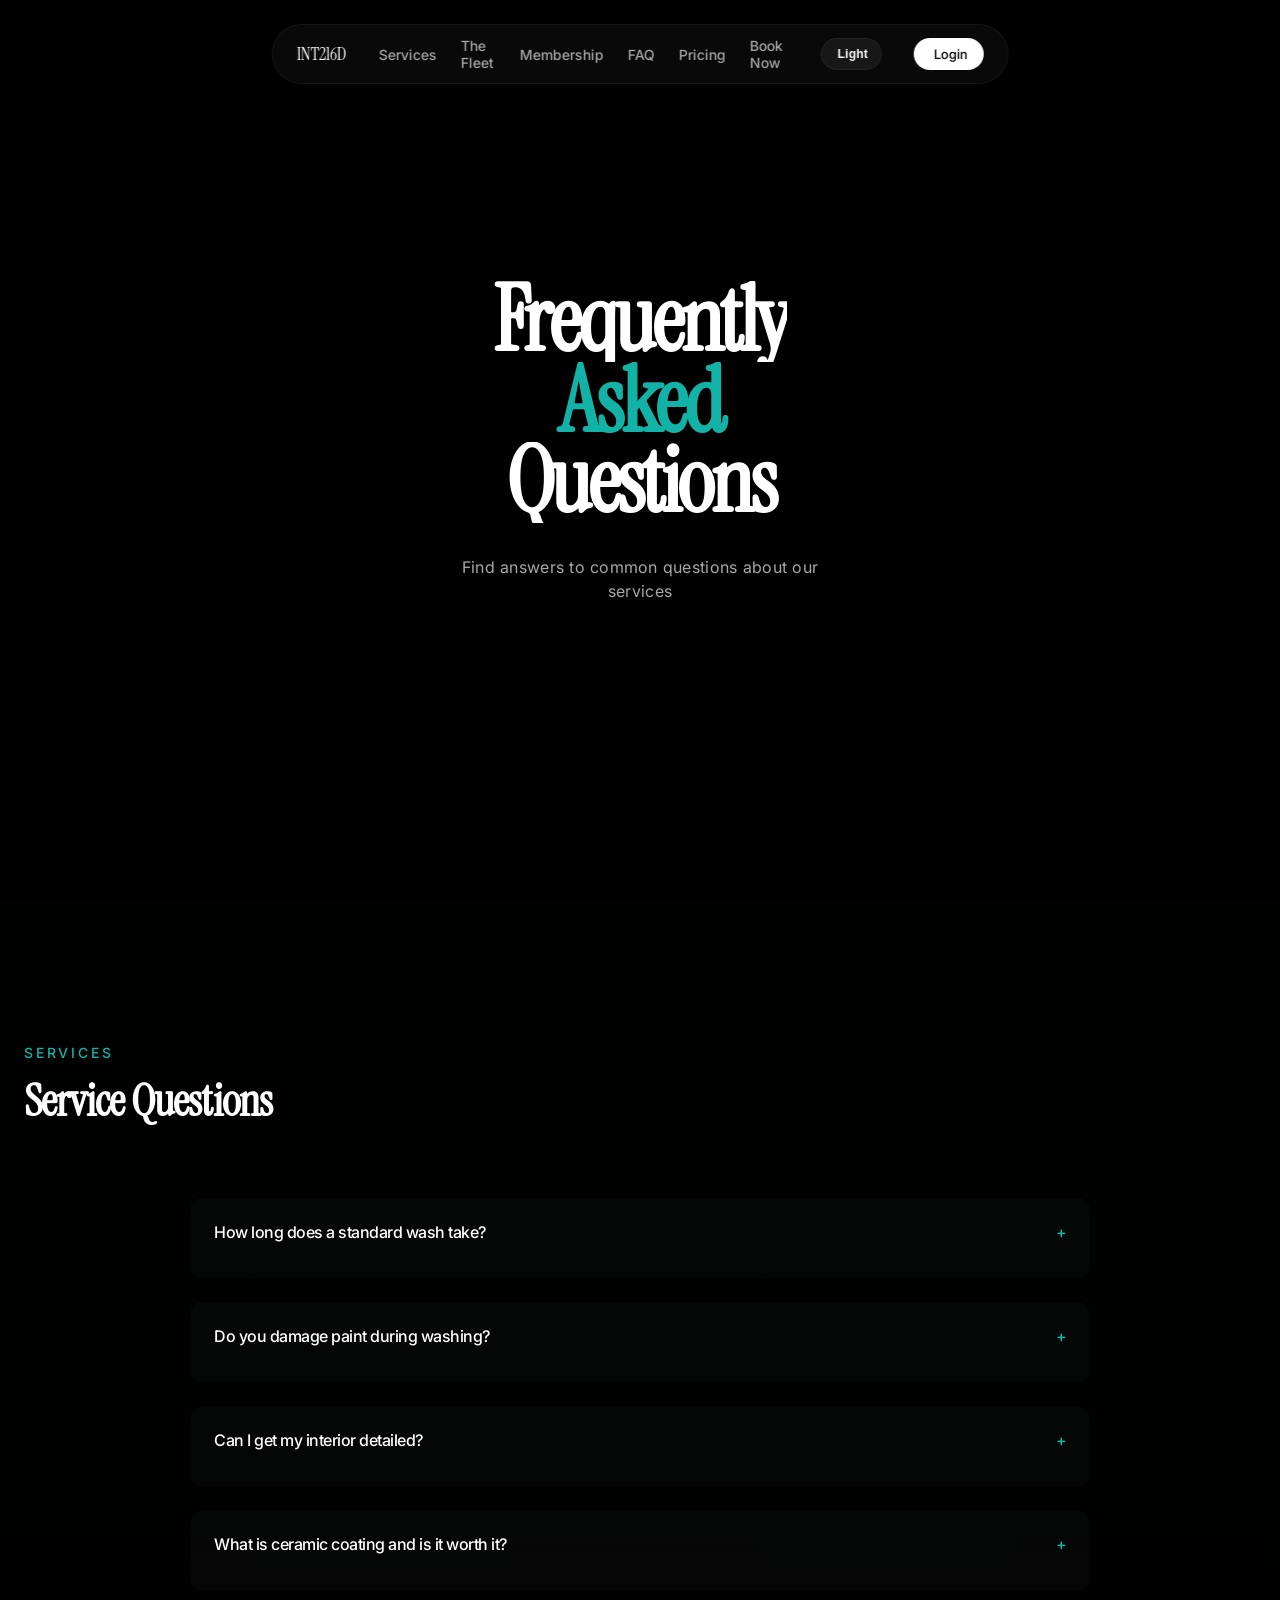
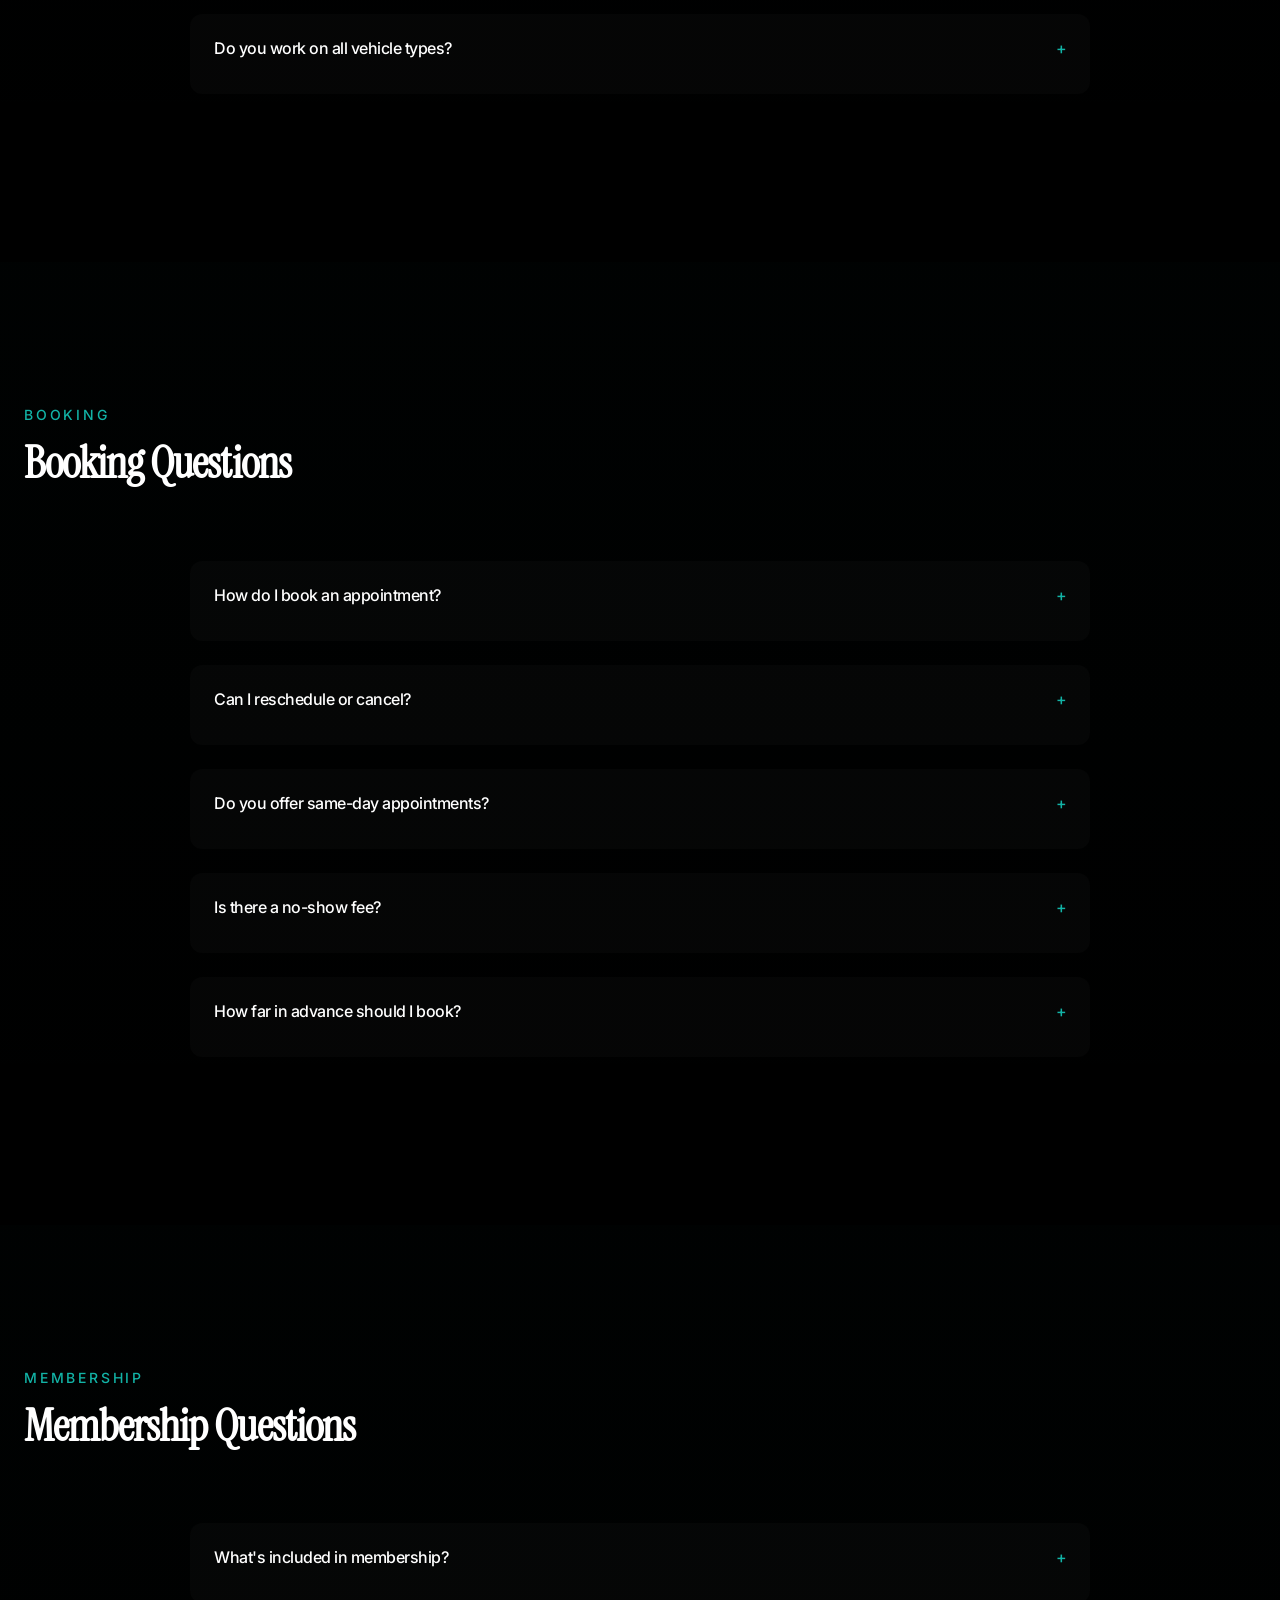
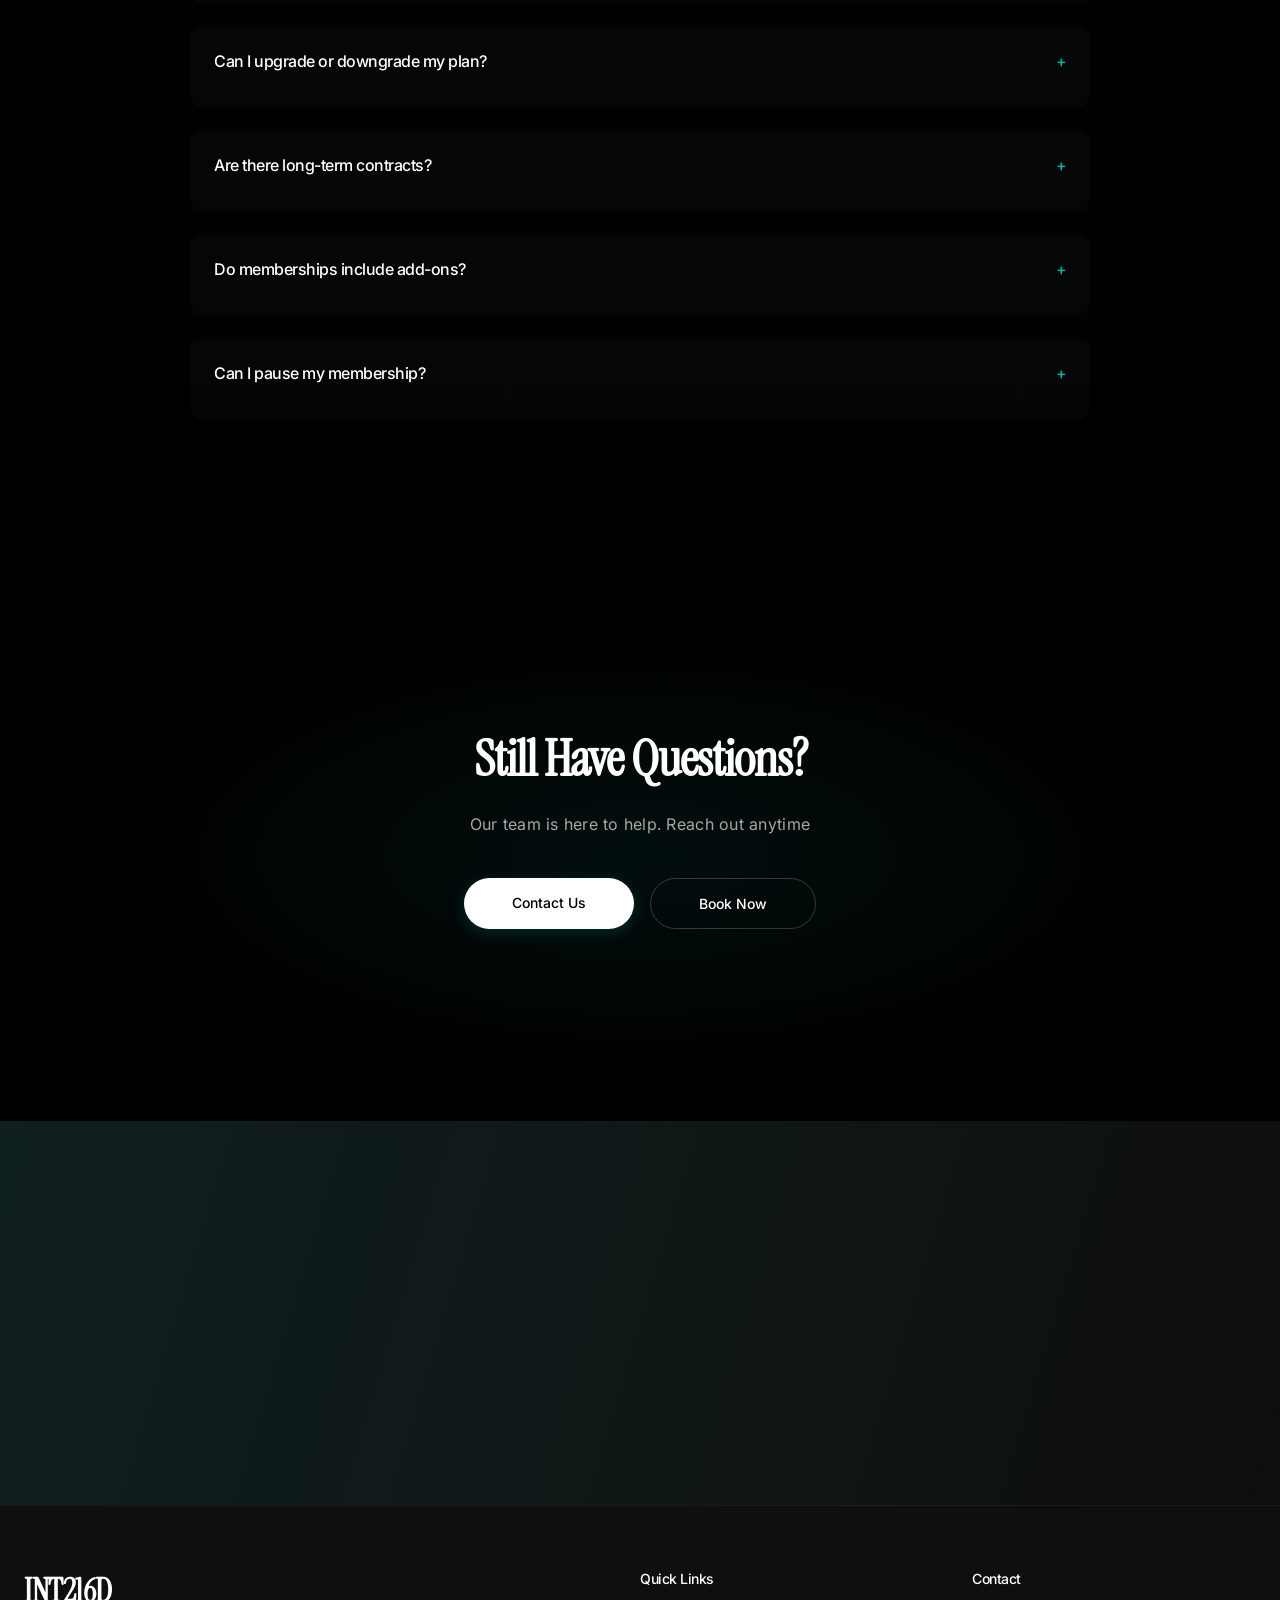
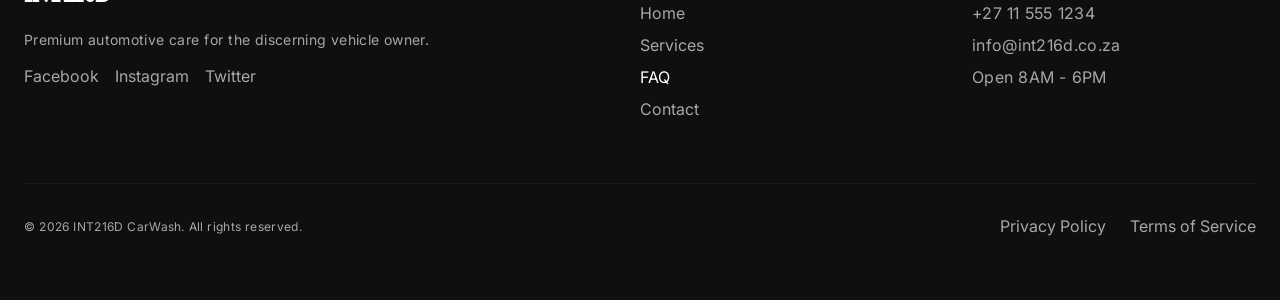
<file: app/faq.html>
<!doctype html>
<html lang="en">
  <head>
    <meta charset="UTF-8" />
    <meta name="viewport" content="width=device-width, initial-scale=1.0" />
    <title>FAQ - INT216D CarWash</title>
    <link rel="preconnect" href="https://fonts.googleapis.com" />
    <link rel="preconnect" href="https://fonts.gstatic.com" crossorigin />
    <link href="https://fonts.googleapis.com/css2?family=Instrument+Serif&family=Inter:wght@400;500;600&display=swap" rel="stylesheet" />
    <link rel="stylesheet" href="./styles.css" />
  </head>
  <body>
    <div class="site-shell">
      <nav id="main-nav" class="nav-pill">
        <a href="./index.html" class="brand">INT216D</a>
        <button
          id="menu-toggle-btn"
          class="menu-toggle-btn"
          type="button"
          aria-expanded="false"
          aria-controls="main-nav-links"
          aria-label="Open menu"
        >
          Menu
        </button>
        <div class="nav-links" id="main-nav-links">
          <a href="./index.html#services" class="nav-link">Services</a>
          <a href="./index.html#experience" class="nav-link">The Fleet</a>
          <a href="./membership.html" class="nav-link">Membership</a>
          <a href="./faq.html" class="nav-link">FAQ</a>
          <a href="./index.html#addons" class="nav-link">Pricing</a>
          <a href="./book-bay-wash.html" class="nav-link">Book Now</a>
        </div>
        <button id="theme-toggle-btn" class="theme-toggle-btn" type="button" aria-label="Toggle light mode">
          Light
        </button>
        <a href="./index.html#booking" id="login-btn" class="pill-btn login-btn">Login</a>
      </nav>

      <section id="hero" class="hero-section">
        <div id="hero-three" class="hero-bg"></div>
        <div class="hero-content">
          <div id="hero-title" class="hero-title">
            <div class="line-wrap"><h1 class="hero-line">Frequently</h1></div>
            <div class="line-wrap"><h1 class="hero-line accent">Asked</h1></div>
            <div class="line-wrap"><h1 class="hero-line">Questions</h1></div>
          </div>
          <p id="hero-subtitle" class="hero-subtitle">Find answers to common questions about our services</p>
        </div>
      </section>

      <section id="faq-services" class="section" style="background: linear-gradient(180deg, rgba(18, 179, 166, 0.01) 0%, transparent 100%);">
        <div class="container">
          <div class="section-header">
            <p class="eyebrow">Services</p>
            <h2>Service Questions</h2>
          </div>

          <div style="max-width: 900px; margin: 0 auto;">
            <div class="faq-item" style="margin-bottom: 24px; padding: 24px; background: var(--panel); border-radius: 12px;">
              <h3 style="margin: 0 0 12px; font-size: 16px; font-weight: 500; cursor: pointer; display: flex; justify-content: space-between; align-items: center;">
                <span>How long does a standard wash take?</span>
                <span style="color: var(--accent);">+</span>
              </h3>
              <p style="margin: 0; color: var(--metallic); font-size: 14px; line-height: 1.6; display: none;">
                Our standard wash typically takes 15-20 minutes depending on your vehicle size and current conditions. You can wait in our comfortable lounge or check out while we work.
              </p>
            </div>

            <div class="faq-item" style="margin-bottom: 24px; padding: 24px; background: var(--panel); border-radius: 12px;">
              <h3 style="margin: 0 0 12px; font-size: 16px; font-weight: 500; cursor: pointer; display: flex; justify-content: space-between; align-items: center;">
                <span>Do you damage paint during washing?</span>
                <span style="color: var(--accent);">+</span>
              </h3>
              <p style="margin: 0; color: var(--metallic); font-size: 14px; line-height: 1.6; display: none;">
                No. We use only premium, paint-safe products and professional-grade equipment. Our touchless technology and soft-touch systems protect your vehicle's finish.
              </p>
            </div>

            <div class="faq-item" style="margin-bottom: 24px; padding: 24px; background: var(--panel); border-radius: 12px;">
              <h3 style="margin: 0 0 12px; font-size: 16px; font-weight: 500; cursor: pointer; display: flex; justify-content: space-between; align-items: center;">
                <span>Can I get my interior detailed?</span>
                <span style="color: var(--accent);">+</span>
              </h3>
              <p style="margin: 0; color: var(--metallic); font-size: 14px; line-height: 1.6; display: none;">
                Absolutely! We offer comprehensive interior detailing packages including vacuuming, sanitizing, and conditioning. Check our pricing page for details.
              </p>
            </div>

            <div class="faq-item" style="margin-bottom: 24px; padding: 24px; background: var(--panel); border-radius: 12px;">
              <h3 style="margin: 0 0 12px; font-size: 16px; font-weight: 500; cursor: pointer; display: flex; justify-content: space-between; align-items: center;">
                <span>What is ceramic coating and is it worth it?</span>
                <span style="color: var(--accent);">+</span>
              </h3>
              <p style="margin: 0; color: var(--metallic); font-size: 14px; line-height: 1.6; display: none;">
                Ceramic coating is a protective layer that shields your paint from UV rays, dirt, and contaminants for up to 2 years. It's worth the investment for long-term protection and easier maintenance.
              </p>
            </div>

            <div class="faq-item" style="margin-bottom: 24px; padding: 24px; background: var(--panel); border-radius: 12px;">
              <h3 style="margin: 0 0 12px; font-size: 16px; font-weight: 500; cursor: pointer; display: flex; justify-content: space-between; align-items: center;">
                <span>Do you work on all vehicle types?</span>
                <span style="color: var(--accent);">+</span>
              </h3>
              <p style="margin: 0; color: var(--metallic); font-size: 14px; line-height: 1.6; display: none;">
                Yes! We service cars, trucks, SUVs, motorcycles, and even RVs. Our team has experience with all vehicle types and sizes.
              </p>
            </div>
          </div>
        </div>
      </section>

      <section id="faq-booking" class="section" style="background: linear-gradient(180deg, rgba(18, 179, 166, 0.01) 0%, transparent 100%);">
        <div class="container">
          <div class="section-header">
            <p class="eyebrow">Booking</p>
            <h2>Booking Questions</h2>
          </div>

          <div style="max-width: 900px; margin: 0 auto;">
            <div class="faq-item" style="margin-bottom: 24px; padding: 24px; background: var(--panel); border-radius: 12px;">
              <h3 style="margin: 0 0 12px; font-size: 16px; font-weight: 500; cursor: pointer; display: flex; justify-content: space-between; align-items: center;">
                <span>How do I book an appointment?</span>
                <span style="color: var(--accent);">+</span>
              </h3>
              <p style="margin: 0; color: var(--metallic); font-size: 14px; line-height: 1.6; display: none;">
                You can book online through our website, call us at (555) 123-4567, or visit us in person. Online booking is available 24/7 with instant confirmation.
              </p>
            </div>

            <div class="faq-item" style="margin-bottom: 24px; padding: 24px; background: var(--panel); border-radius: 12px;">
              <h3 style="margin: 0 0 12px; font-size: 16px; font-weight: 500; cursor: pointer; display: flex; justify-content: space-between; align-items: center;">
                <span>Can I reschedule or cancel?</span>
                <span style="color: var(--accent);">+</span>
              </h3>
              <p style="margin: 0; color: var(--metallic); font-size: 14px; line-height: 1.6; display: none;">
                Yes! You can reschedule or cancel up to 24 hours before your appointment without any fees. Just contact us online or by phone.
              </p>
            </div>

            <div class="faq-item" style="margin-bottom: 24px; padding: 24px; background: var(--panel); border-radius: 12px;">
              <h3 style="margin: 0 0 12px; font-size: 16px; font-weight: 500; cursor: pointer; display: flex; justify-content: space-between; align-items: center;">
                <span>Do you offer same-day appointments?</span>
                <span style="color: var(--accent);">+</span>
              </h3>
              <p style="margin: 0; color: var(--metallic); font-size: 14px; line-height: 1.6; display: none;">
                Yes, depending on availability. Check our booking system for same-day slots or call us directly to confirm availability.
              </p>
            </div>

            <div class="faq-item" style="margin-bottom: 24px; padding: 24px; background: var(--panel); border-radius: 12px;">
              <h3 style="margin: 0 0 12px; font-size: 16px; font-weight: 500; cursor: pointer; display: flex; justify-content: space-between; align-items: center;">
                <span>Is there a no-show fee?</span>
                <span style="color: var(--accent);">+</span>
              </h3>
              <p style="margin: 0; color: var(--metallic); font-size: 14px; line-height: 1.6; display: none;">
                We don't charge a no-show fee for your first appointment. However, we do ask for 24-hour notice for cancellations or rescheduling.
              </p>
            </div>

            <div class="faq-item" style="margin-bottom: 24px; padding: 24px; background: var(--panel); border-radius: 12px;">
              <h3 style="margin: 0 0 12px; font-size: 16px; font-weight: 500; cursor: pointer; display: flex; justify-content: space-between; align-items: center;">
                <span>How far in advance should I book?</span>
                <span style="color: var(--accent);">+</span>
              </h3>
              <p style="margin: 0; color: var(--metallic); font-size: 14px; line-height: 1.6; display: none;">
                We recommend booking at least 1-2 weeks in advance for popular time slots. Walk-ins are welcome but may have longer wait times.
              </p>
            </div>
          </div>
        </div>
      </section>

      <section id="faq-membership" class="section" style="background: linear-gradient(180deg, rgba(18, 179, 166, 0.01) 0%, transparent 100%);">
        <div class="container">
          <div class="section-header">
            <p class="eyebrow">Membership</p>
            <h2>Membership Questions</h2>
          </div>

          <div style="max-width: 900px; margin: 0 auto;">
            <div class="faq-item" style="margin-bottom: 24px; padding: 24px; background: var(--panel); border-radius: 12px;">
              <h3 style="margin: 0 0 12px; font-size: 16px; font-weight: 500; cursor: pointer; display: flex; justify-content: space-between; align-items: center;">
                <span>What's included in membership?</span>
                <span style="color: var(--accent);">+</span>
              </h3>
              <p style="margin: 0; color: var(--metallic); font-size: 14px; line-height: 1.6; display: none;">
                Each membership tier includes different benefits. Basic includes 4 washes/month, Pro includes unlimited washes with priority scheduling, and Premium adds monthly details and VIP support.
              </p>
            </div>

            <div class="faq-item" style="margin-bottom: 24px; padding: 24px; background: var(--panel); border-radius: 12px;">
              <h3 style="margin: 0 0 12px; font-size: 16px; font-weight: 500; cursor: pointer; display: flex; justify-content: space-between; align-items: center;">
                <span>Can I upgrade or downgrade my plan?</span>
                <span style="color: var(--accent);">+</span>
              </h3>
              <p style="margin: 0; color: var(--metallic); font-size: 14px; line-height: 1.6; display: none;">
                Yes! You can upgrade or downgrade anytime. Changes take effect at your next billing cycle with prorated adjustments.
              </p>
            </div>

            <div class="faq-item" style="margin-bottom: 24px; padding: 24px; background: var(--panel); border-radius: 12px;">
              <h3 style="margin: 0 0 12px; font-size: 16px; font-weight: 500; cursor: pointer; display: flex; justify-content: space-between; align-items: center;">
                <span>Are there long-term contracts?</span>
                <span style="color: var(--accent);">+</span>
              </h3>
              <p style="margin: 0; color: var(--metallic); font-size: 14px; line-height: 1.6; display: none;">
                No contracts required. You're free to cancel anytime with 7 days notice. No hidden fees or penalties.
              </p>
            </div>

            <div class="faq-item" style="margin-bottom: 24px; padding: 24px; background: var(--panel); border-radius: 12px;">
              <h3 style="margin: 0 0 12px; font-size: 16px; font-weight: 500; cursor: pointer; display: flex; justify-content: space-between; align-items: center;">
                <span>Do memberships include add-ons?</span>
                <span style="color: var(--accent);">+</span>
              </h3>
              <p style="margin: 0; color: var(--metallic); font-size: 14px; line-height: 1.6; display: none;">
                Memberships include special discounts on add-ons and premium services. Members get 10-30% off depending on their tier.
              </p>
            </div>

            <div class="faq-item" style="margin-bottom: 24px; padding: 24px; background: var(--panel); border-radius: 12px;">
              <h3 style="margin: 0 0 12px; font-size: 16px; font-weight: 500; cursor: pointer; display: flex; justify-content: space-between; align-items: center;">
                <span>Can I pause my membership?</span>
                <span style="color: var(--accent);">+</span>
              </h3>
              <p style="margin: 0; color: var(--metallic); font-size: 14px; line-height: 1.6; display: none;">
                Yes! You can pause your membership for up to 3 months per year without losing your benefits. Perfect for travel or seasonal needs.
              </p>
            </div>
          </div>
        </div>
      </section>

      <section id="cta" class="section booking-section">
        <div class="booking-gradient"></div>
        <div class="container booking-content">
          <h2>Still Have Questions?</h2>
          <p class="desc">Our team is here to help. Reach out anytime</p>
          <div class="booking-btn-row">
            <a href="./contact.html" class="pill-btn btn-primary">Contact Us</a>
            <a href="./book-bay-wash.html" class="pill-btn btn-outline">Book Now</a>
          </div>
        </div>
      </section>

      <section id="footer" class="footer-section">
        <div class="iridescent-wrap">
          <canvas id="iridescent-canvas"></canvas>
        </div>
        <div class="container footer-content">
          <div class="footer-grid">
            <div class="footer-col wide">
              <h3 class="footer-brand">INT216D</h3>
              <p class="footer-blurb">Premium automotive care for the discerning vehicle owner.</p>
              <div class="inline-links">
                <a href="#" class="footer-link">Facebook</a>
                <a href="#" class="footer-link">Instagram</a>
                <a href="#" class="footer-link">Twitter</a>
              </div>
            </div>
            <div class="footer-col">
              <h4 class="footer-col-title">Quick Links</h4>
              <div class="footer-col-list">
                <a href="./index.html" class="footer-text-link">Home</a>
                <a href="./services.html" class="footer-text-link">Services</a>
                <a href="./faq.html" class="footer-text-link is-active">FAQ</a>
                <a href="./contact.html" class="footer-text-link">Contact</a>
              </div>
            </div>
            <div class="footer-col">
              <h4 class="footer-col-title">Contact</h4>
              <div class="footer-col-list">
                <p class="footer-link" style="cursor: default; margin: 0;">+27 11 555 1234</p>
                <p class="footer-link" style="cursor: default; margin: 0;">info@int216d.co.za</p>
                <p class="footer-link" style="cursor: default; margin: 0;">Open 8AM - 6PM</p>
              </div>
            </div>
          </div>
          <div class="footer-bottom">
            <p class="footer-copy">&copy; 2024 INT216D CarWash. All rights reserved.</p>
            <div class="footer-bottom-links">
              <a href="#" class="footer-text-link">Privacy Policy</a>
              <a href="#" class="footer-text-link">Terms of Service</a>
            </div>
          </div>
        </div>
      </section>
    </div>

    <script type="module" src="./script-pages.js"></script>
    <script>
      // FAQ toggle functionality
      document.querySelectorAll('.faq-item h3').forEach(item => {
        item.addEventListener('click', () => {
          const answer = item.nextElementSibling;
          const isOpen = answer.style.display === 'block';

          // Close all other answers
          document.querySelectorAll('.faq-item p').forEach(p => {
            p.style.display = 'none';
          });
          document.querySelectorAll('.faq-item h3 span:last-child').forEach(span => {
            span.textContent = '+';
          });

          // Toggle current answer
          if (!isOpen) {
            answer.style.display = 'block';
            item.querySelector('span:last-child').textContent = '−';
          }
        });
      });
    </script>
  </body>
</html>
</file>
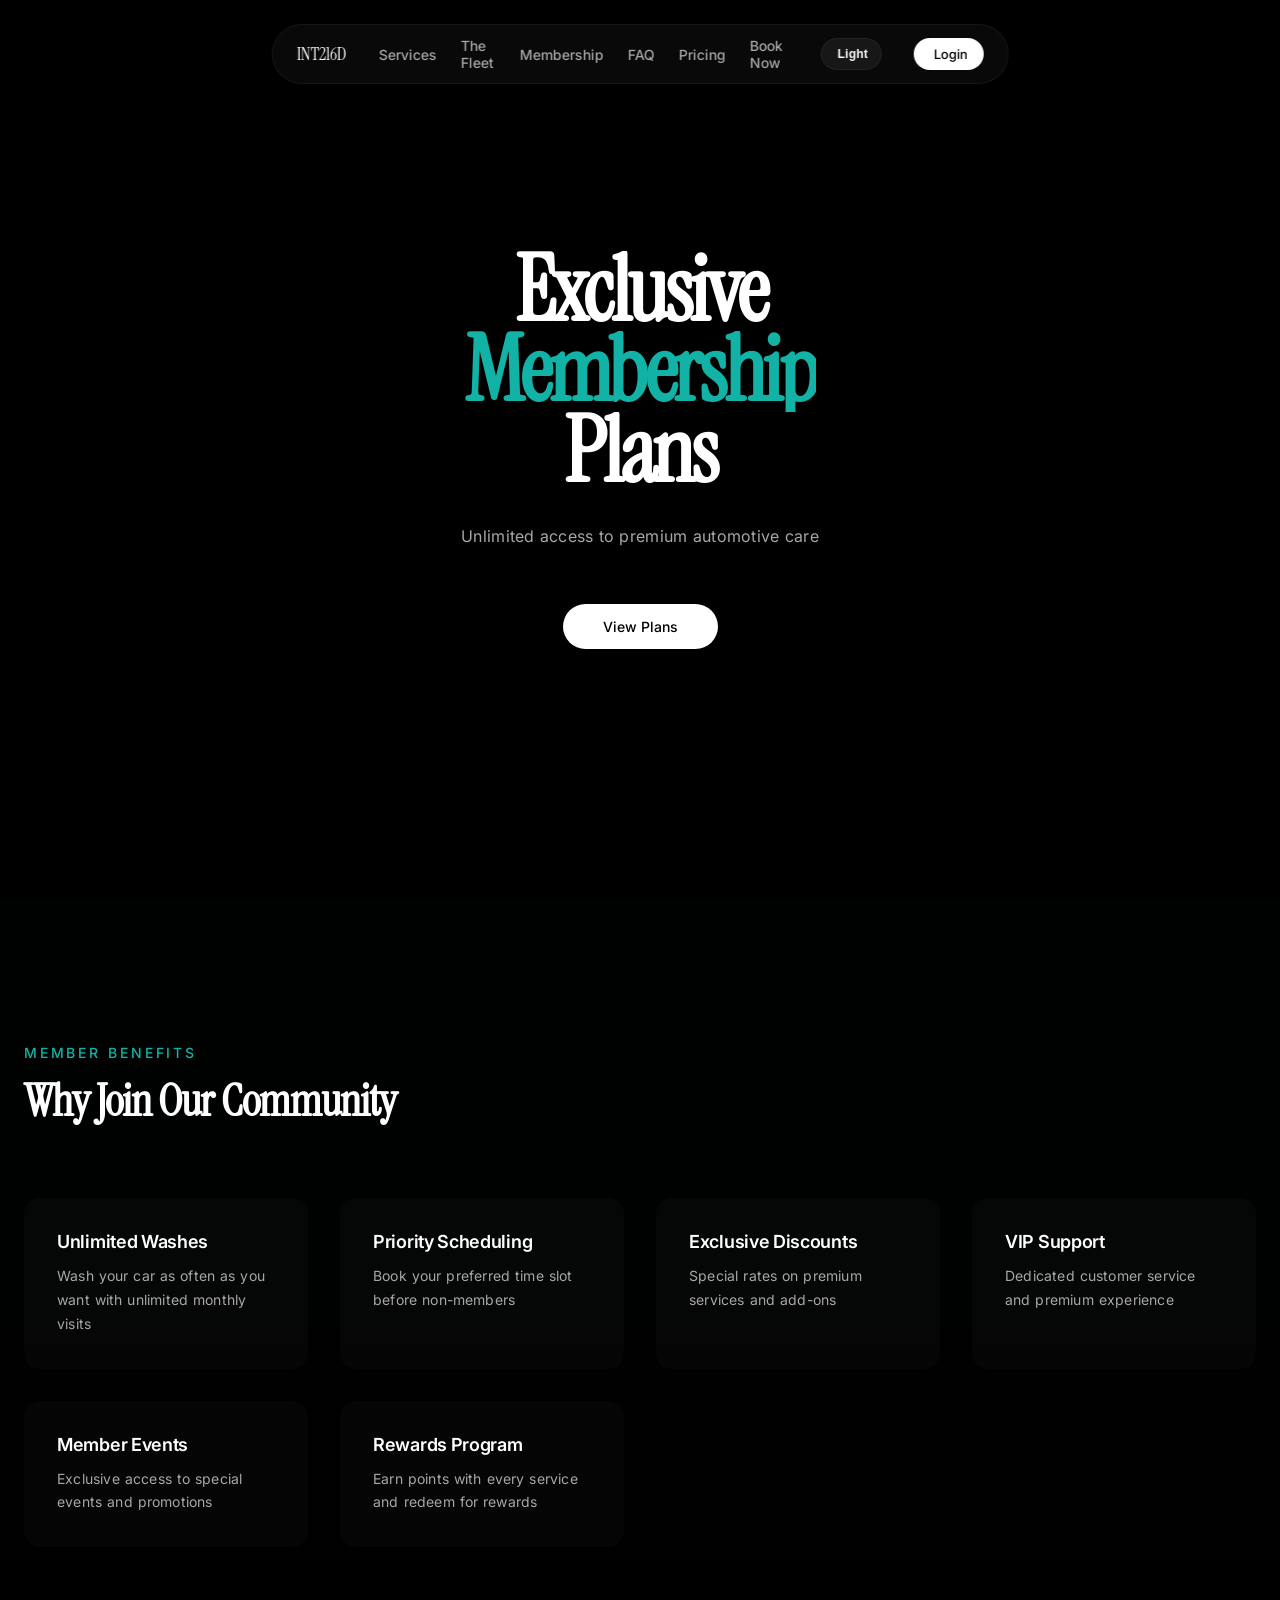
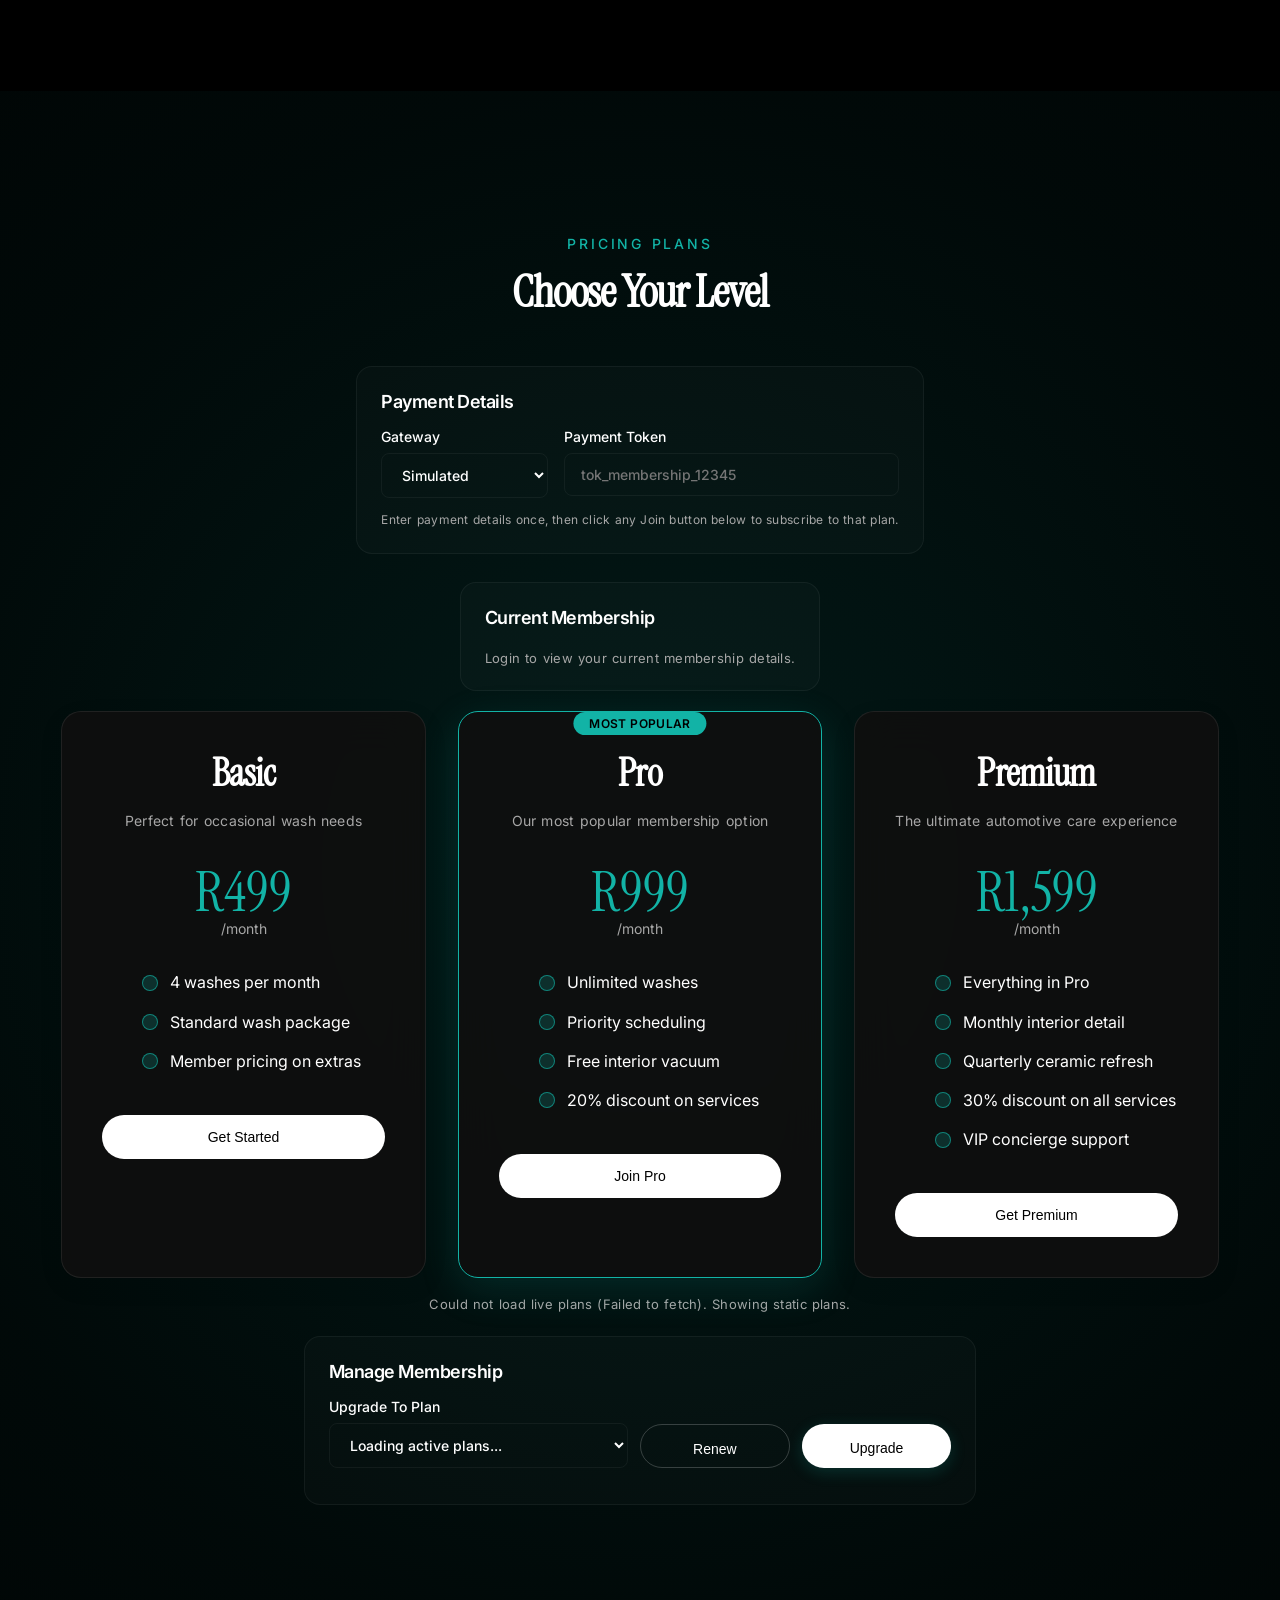
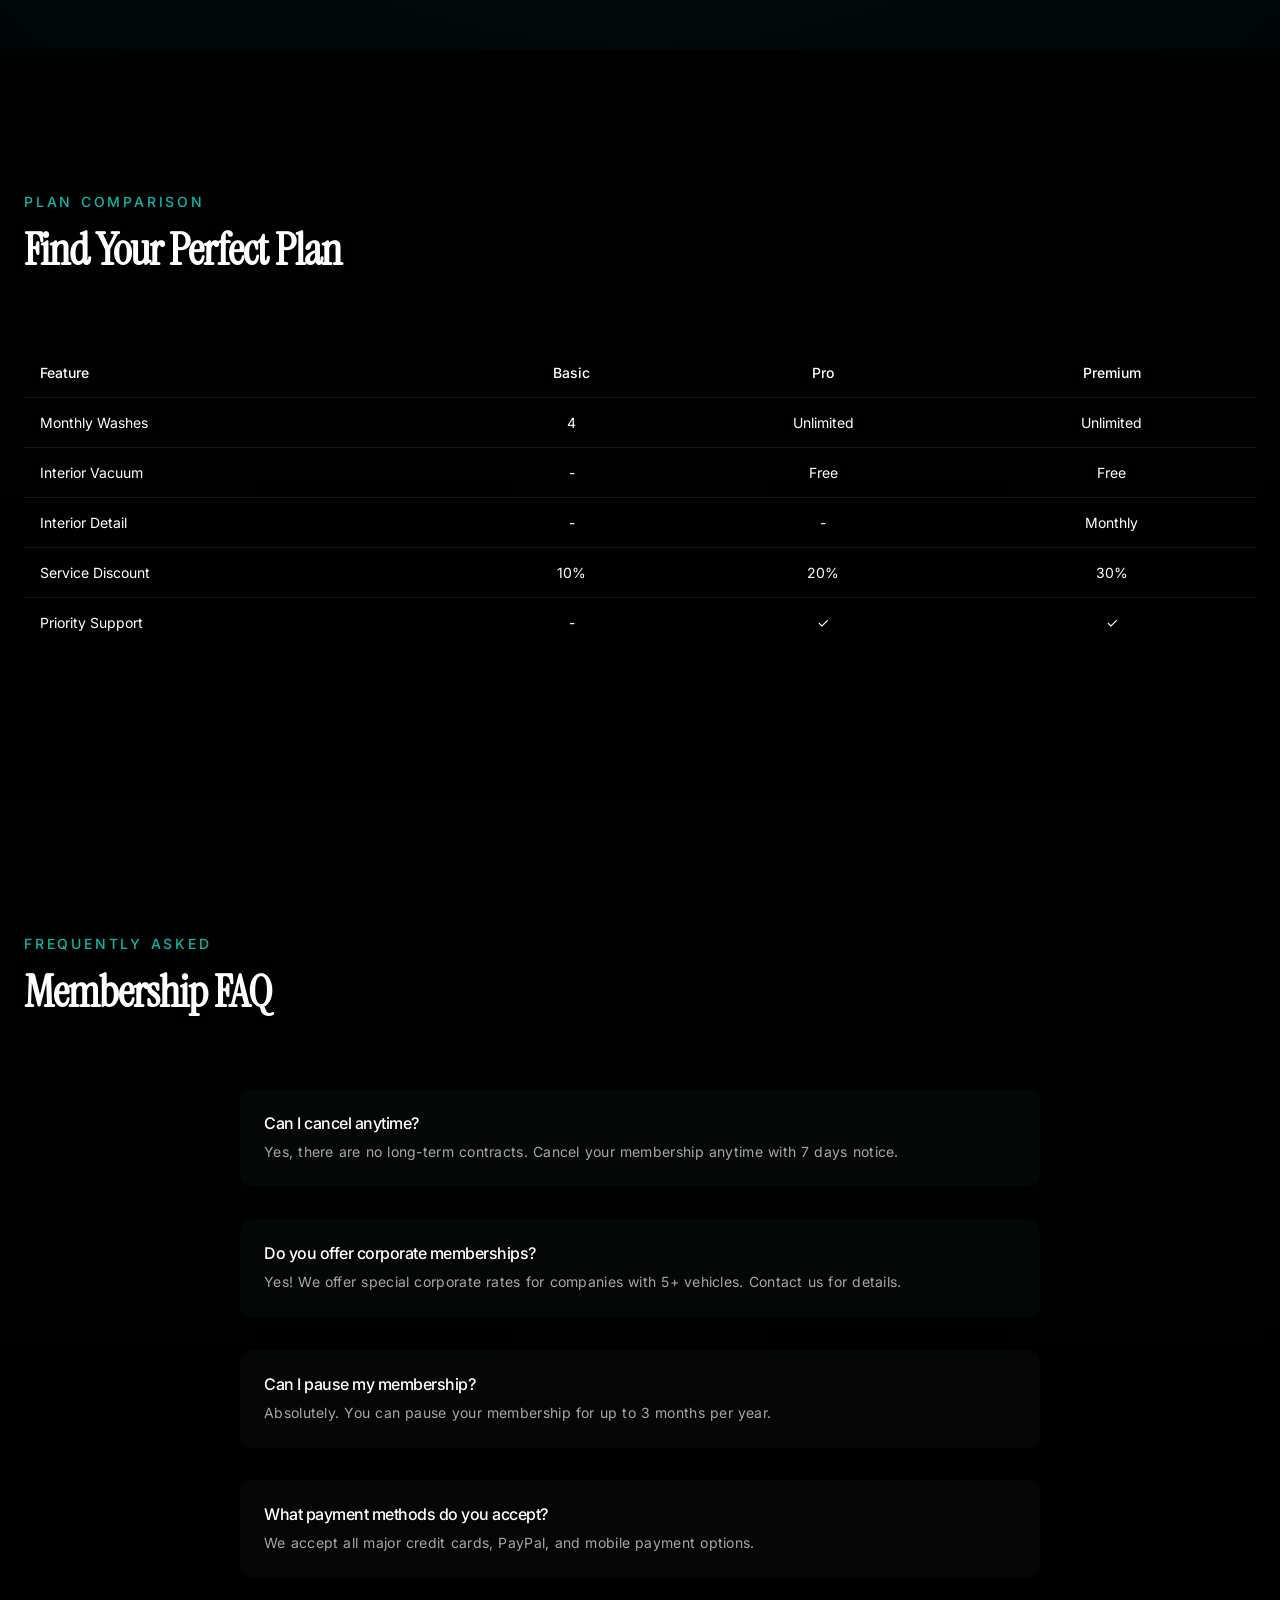
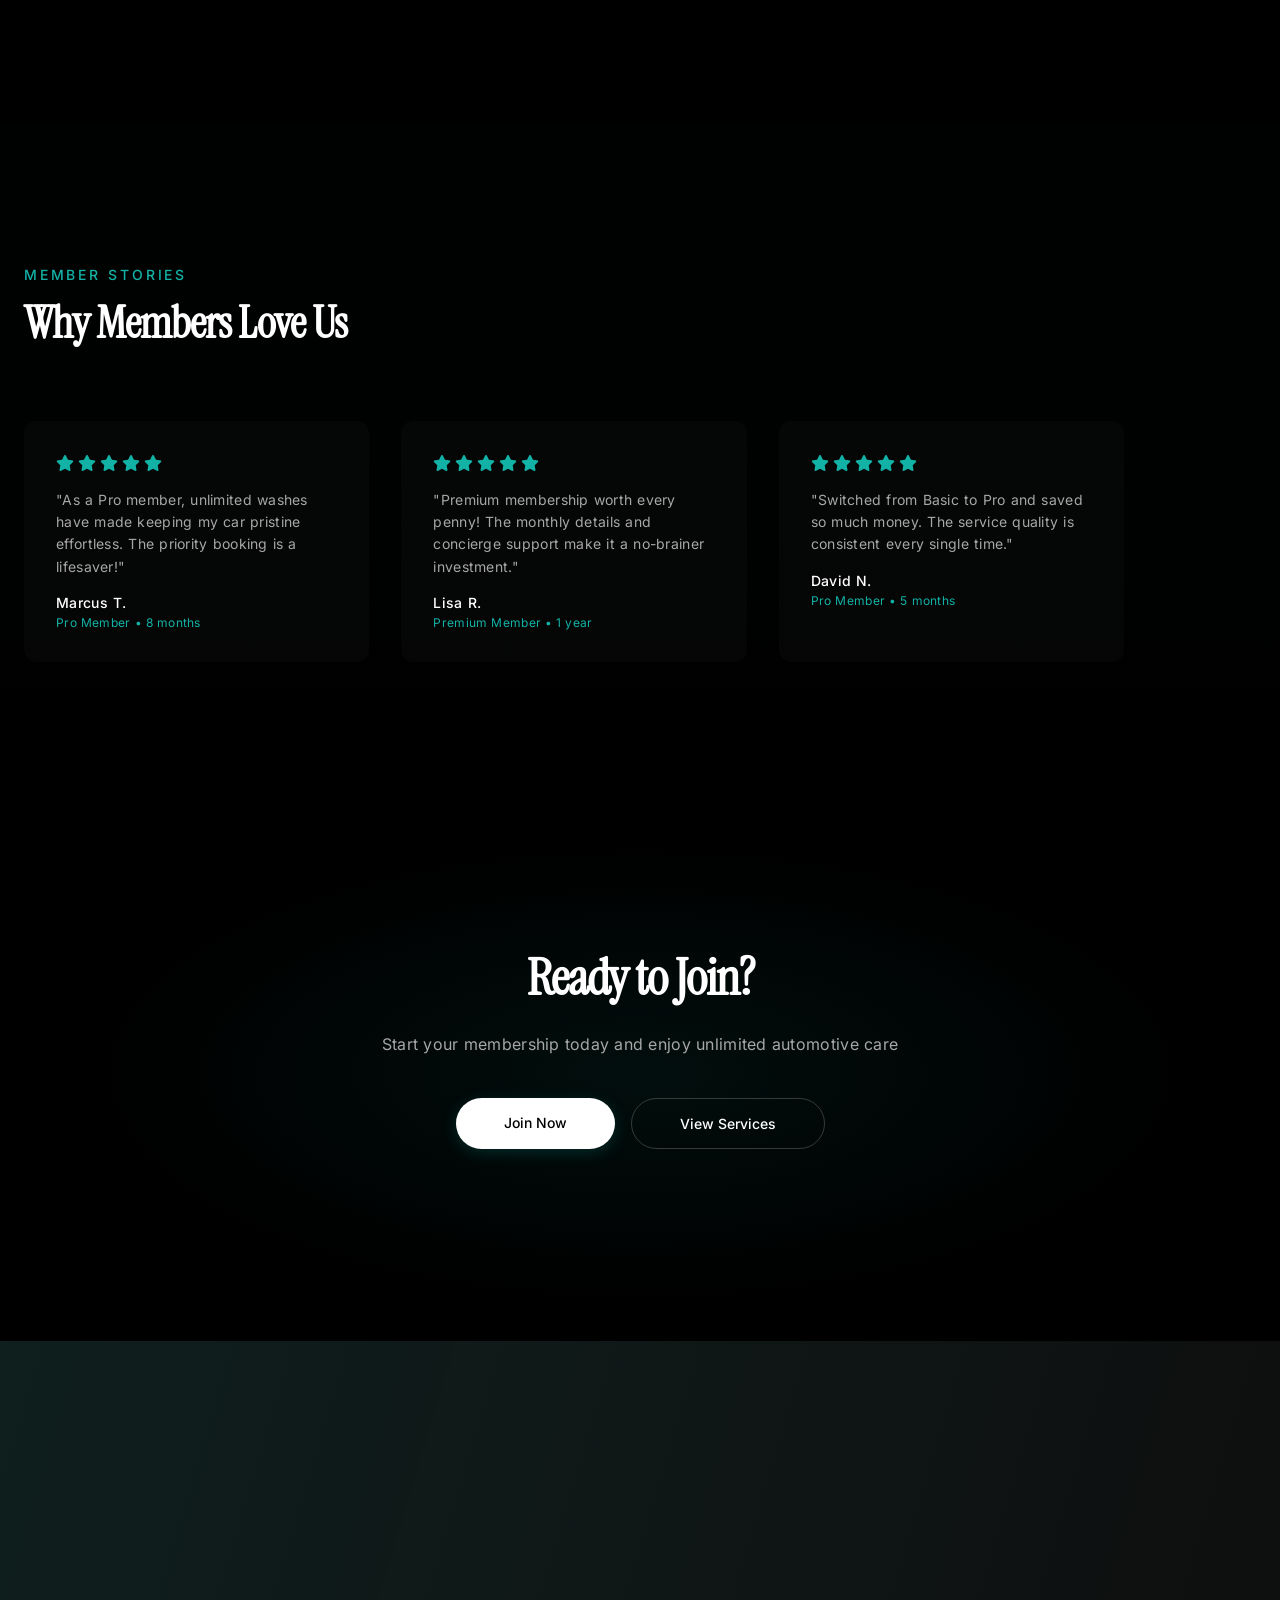
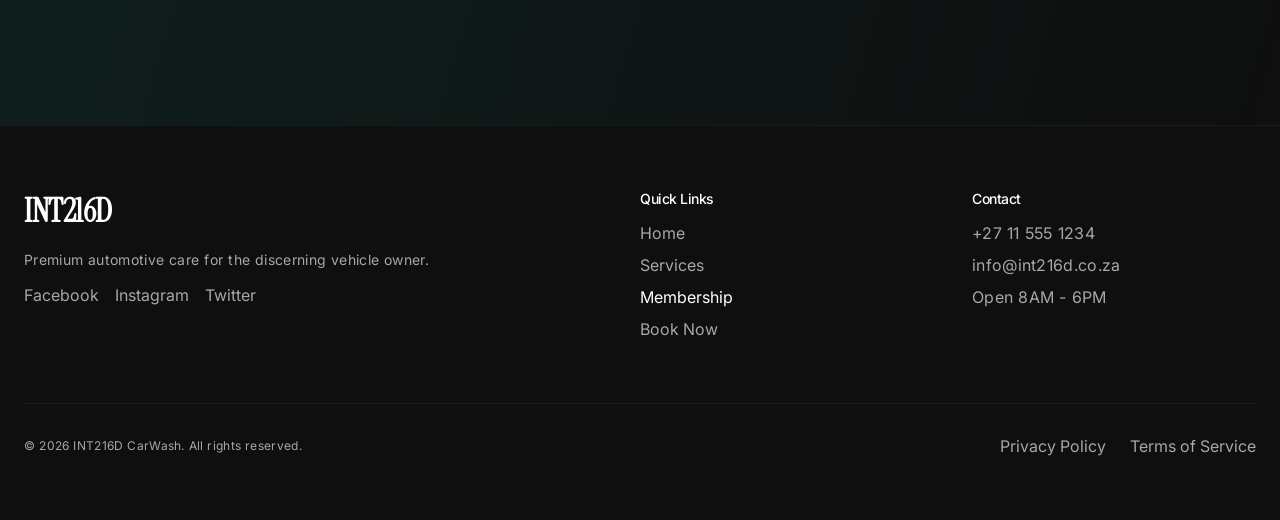
<file: app/membership.html>
<!doctype html>
<html lang="en">
  <head>
    <meta charset="UTF-8" />
    <meta name="viewport" content="width=device-width, initial-scale=1.0" />
    <title>Membership - INT216D CarWash</title>
    <link rel="preconnect" href="https://fonts.googleapis.com" />
    <link rel="preconnect" href="https://fonts.gstatic.com" crossorigin />
    <link href="https://fonts.googleapis.com/css2?family=Instrument+Serif&family=Inter:wght@400;500;600&display=swap" rel="stylesheet" />
    <link rel="stylesheet" href="https://cdnjs.cloudflare.com/ajax/libs/font-awesome/6.5.2/css/all.min.css" integrity="sha512-SnH5WK+bZxgPHs44uWix+LLJAJ9/2PkPKZ5QiAj6Ta86w+fsb2TkR4j8U8U19+9F3R8v+0I4lQ5f6LQxK/5h2g==" crossorigin="anonymous" referrerpolicy="no-referrer" />
    <link rel="stylesheet" href="./styles.css" />
  </head>
  <body>
    <div class="site-shell">
      <nav id="main-nav" class="nav-pill">
        <a href="./index.html" class="brand">INT216D</a>
        <button
          id="menu-toggle-btn"
          class="menu-toggle-btn"
          type="button"
          aria-expanded="false"
          aria-controls="main-nav-links"
          aria-label="Open menu"
        >
          Menu
        </button>
        <div class="nav-links" id="main-nav-links">
          <a href="./index.html#services" class="nav-link">Services</a>
          <a href="./index.html#experience" class="nav-link">The Fleet</a>
          <a href="./membership.html" class="nav-link">Membership</a>
          <a href="./faq.html" class="nav-link">FAQ</a>
          <a href="./index.html#addons" class="nav-link">Pricing</a>
          <a href="./book-bay-wash.html" class="nav-link">Book Now</a>
        </div>
        <button id="theme-toggle-btn" class="theme-toggle-btn" type="button" aria-label="Toggle light mode">
          Light
        </button>
        <a href="./index.html#booking" id="login-btn" class="pill-btn login-btn">Login</a>
      </nav>

      <section id="hero" class="hero-section">
        <div id="hero-three" class="hero-bg"></div>
        <div class="hero-content">
          <div id="hero-title" class="hero-title">
            <div class="line-wrap"><h1 class="hero-line">Exclusive</h1></div>
            <div class="line-wrap"><h1 class="hero-line accent">Membership</h1></div>
            <div class="line-wrap"><h1 class="hero-line">Plans</h1></div>
          </div>
          <p id="hero-subtitle" class="hero-subtitle">Unlimited access to premium automotive care</p>
          <a id="hero-cta" href="#membership-plans" class="hero-cta">View Plans</a>
        </div>
      </section>

      <section id="membership-intro" class="section" style="background: linear-gradient(180deg, rgba(18, 179, 166, 0.01) 0%, transparent 100%);">
        <div class="container">
          <div class="section-header">
            <p class="eyebrow">Member Benefits</p>
            <h2>Why Join Our Community</h2>
          </div>

          <div class="benefits-grid">
            <div class="benefit-item">
              <h3>Unlimited Washes</h3>
              <p>Wash your car as often as you want with unlimited monthly visits</p>
            </div>
            <div class="benefit-item">
              <h3>Priority Scheduling</h3>
              <p>Book your preferred time slot before non-members</p>
            </div>
            <div class="benefit-item">
              <h3>Exclusive Discounts</h3>
              <p>Special rates on premium services and add-ons</p>
            </div>
            <div class="benefit-item">
              <h3>VIP Support</h3>
              <p>Dedicated customer service and premium experience</p>
            </div>
            <div class="benefit-item">
              <h3>Member Events</h3>
              <p>Exclusive access to special events and promotions</p>
            </div>
            <div class="benefit-item">
              <h3>Rewards Program</h3>
              <p>Earn points with every service and redeem for rewards</p>
            </div>
          </div>
        </div>
      </section>

      <section id="membership-plans" class="section membership-section">
        <canvas id="beam-canvas" class="beam-canvas"></canvas>
        <div class="container membership-content">
          <div class="section-header" style="text-align: center; margin-bottom: 48px;">
            <p class="eyebrow">Pricing Plans</p>
            <h2>Choose Your Level</h2>
          </div>

          <div style="max-width: 920px; margin: 0 auto 28px; background: var(--panel); border: 1px solid var(--panel-border); border-radius: 16px; padding: 24px;">
            <h3 style="margin: 0 0 16px; font-size: 18px; font-weight: 600;">Payment Details</h3>
            <div style="display: grid; grid-template-columns: 1fr 2fr; gap: 16px; margin-bottom: 12px;">
              <div>
                <label for="membership-payment-gateway" style="display: block; margin-bottom: 8px; font-size: 14px; font-weight: 500;">Gateway</label>
                <select id="membership-payment-gateway" style="width: 100%; padding: 12px 16px; background: transparent; border: 1px solid var(--panel-border); border-radius: 8px; color: var(--ink); font-size: 14px; font-family: Inter, sans-serif;">
                  <option value="SIMULATED" selected>Simulated</option>
                  <option value="OFFLINE">Offline</option>
                </select>
              </div>
              <div>
                <label for="membership-payment-token" style="display: block; margin-bottom: 8px; font-size: 14px; font-weight: 500;">Payment Token</label>
                <input id="membership-payment-token" type="text" placeholder="tok_membership_12345" style="width: 100%; padding: 12px 16px; background: transparent; border: 1px solid var(--panel-border); border-radius: 8px; color: var(--ink); font-size: 14px; font-family: Inter, sans-serif;" />
              </div>
            </div>
            <p style="margin: 0; color: var(--metallic); font-size: 12px; line-height: 1.6;">Enter payment details once, then click any Join button below to subscribe to that plan.</p>
          </div>

          <div style="max-width: 920px; margin: 0 auto 20px; background: var(--panel); border: 1px solid var(--panel-border); border-radius: 16px; padding: 24px;">
            <h3 style="margin: 0 0 12px; font-size: 18px; font-weight: 600;">Current Membership</h3>
            <div id="membership-current-summary" style="display: grid; grid-template-columns: repeat(auto-fit, minmax(180px, 1fr)); gap: 12px;"></div>
            <p id="membership-current-status" style="margin: 10px 0 0; color: var(--metallic); font-size: 13px;"></p>
          </div>

          <div id="membership-plans-grid" style="display: grid; grid-template-columns: repeat(auto-fit, minmax(320px, 1fr)); gap: 32px; max-width: 1200px; margin: 0 auto;">
            <!-- Basic Plan -->
            <div class="membership-card">
              <h3 class="card-title">Basic</h3>
              <p class="card-desc">Perfect for occasional wash needs</p>
              <div class="price-row">
                <div class="price-main">R499</div>
                <div class="price-month">/month</div>
              </div>
              <ul class="feature-list">
                <li class="feature-item">
                  <div class="feature-dot"></div>
                  <span>4 washes per month</span>
                </li>
                <li class="feature-item">
                  <div class="feature-dot"></div>
                  <span>Standard wash package</span>
                </li>
                <li class="feature-item">
                  <div class="feature-dot"></div>
                  <span>Member pricing on extras</span>
                </li>
              </ul>
              <button type="button" class="pill-btn join-btn" data-plan-fallback-index="0">Get Started</button>
            </div>

            <!-- Pro Plan -->
            <div class="membership-card" style="border: 1px solid var(--accent); box-shadow: 0 12px 40px rgba(18, 179, 166, 0.15);">
              <p style="position: absolute; top: -12px; left: 50%; transform: translateX(-50%); background: var(--accent); color: var(--surface-strong-text); padding: 4px 16px; border-radius: 100px; font-size: 12px; font-weight: 600;">MOST POPULAR</p>
              <h3 class="card-title">Pro</h3>
              <p class="card-desc">Our most popular membership option</p>
              <div class="price-row">
                <div class="price-main">R999</div>
                <div class="price-month">/month</div>
              </div>
              <ul class="feature-list">
                <li class="feature-item">
                  <div class="feature-dot"></div>
                  <span>Unlimited washes</span>
                </li>
                <li class="feature-item">
                  <div class="feature-dot"></div>
                  <span>Priority scheduling</span>
                </li>
                <li class="feature-item">
                  <div class="feature-dot"></div>
                  <span>Free interior vacuum</span>
                </li>
                <li class="feature-item">
                  <div class="feature-dot"></div>
                  <span>20% discount on services</span>
                </li>
              </ul>
              <button type="button" class="pill-btn join-btn" data-plan-fallback-index="1">Join Pro</button>
            </div>

            <!-- Premium Plan -->
            <div class="membership-card">
              <h3 class="card-title">Premium</h3>
              <p class="card-desc">The ultimate automotive care experience</p>
              <div class="price-row">
                <div class="price-main">R1,599</div>
                <div class="price-month">/month</div>
              </div>
              <ul class="feature-list">
                <li class="feature-item">
                  <div class="feature-dot"></div>
                  <span>Everything in Pro</span>
                </li>
                <li class="feature-item">
                  <div class="feature-dot"></div>
                  <span>Monthly interior detail</span>
                </li>
                <li class="feature-item">
                  <div class="feature-dot"></div>
                  <span>Quarterly ceramic refresh</span>
                </li>
                <li class="feature-item">
                  <div class="feature-dot"></div>
                  <span>30% discount on all services</span>
                </li>
                <li class="feature-item">
                  <div class="feature-dot"></div>
                  <span>VIP concierge support</span>
                </li>
              </ul>
              <button type="button" class="pill-btn join-btn" data-plan-fallback-index="2">Get Premium</button>
            </div>
          </div>
          <p id="membership-sync-status" style="text-align:center;margin:18px 0 0;color:var(--metallic);font-size:13px;"></p>

          <div style="max-width: 920px; margin: 24px auto 0; background: var(--panel); border: 1px solid var(--panel-border); border-radius: 16px; padding: 24px;">
            <h3 style="margin: 0 0 16px; font-size: 18px; font-weight: 600;">Manage Membership</h3>

            <div style="display: grid; grid-template-columns: 2fr 1fr 1fr; gap: 12px; align-items: end;">
              <div>
                <label for="membership-upgrade-plan" style="display: block; margin-bottom: 8px; font-size: 14px; font-weight: 500;">Upgrade To Plan</label>
                <select id="membership-upgrade-plan" style="width: 100%; padding: 12px 16px; background: transparent; border: 1px solid var(--panel-border); border-radius: 8px; color: var(--ink); font-size: 14px; font-family: Inter, sans-serif;">
                  <option value="">Loading active plans...</option>
                </select>
              </div>
              <button id="membership-renew-btn" type="button" class="pill-btn btn-outline" style="height: 44px;">Renew</button>
              <button id="membership-upgrade-btn" type="button" class="pill-btn btn-primary" style="height: 44px;">Upgrade</button>
            </div>

            <p id="membership-manage-status" style="margin: 12px 0 0; color: var(--metallic); font-size: 13px;"></p>
          </div>
        </div>
      </section>

      <section id="comparison" class="section" style="background: linear-gradient(180deg, rgba(18, 179, 166, 0.01) 0%, transparent 100%);">
        <div class="container">
          <div class="section-header">
            <p class="eyebrow">Plan Comparison</p>
            <h2>Find Your Perfect Plan</h2>
          </div>

          <div style="overflow-x: auto;">
            <table style="width: 100%; border-collapse: collapse; font-size: 14px;">
              <thead>
                <tr style="border-bottom: 1px solid var(--line-divider);">
                  <th style="text-align: left; padding: 16px; font-weight: 500;">Feature</th>
                  <th style="text-align: center; padding: 16px; font-weight: 500;">Basic</th>
                  <th style="text-align: center; padding: 16px; font-weight: 500;">Pro</th>
                  <th style="text-align: center; padding: 16px; font-weight: 500;">Premium</th>
                </tr>
              </thead>
              <tbody>
                <tr style="border-bottom: 1px solid var(--line-divider);">
                  <td style="padding: 16px;">Monthly Washes</td>
                  <td style="text-align: center; padding: 16px;">4</td>
                  <td style="text-align: center; padding: 16px;">Unlimited</td>
                  <td style="text-align: center; padding: 16px;">Unlimited</td>
                </tr>
                <tr style="border-bottom: 1px solid var(--line-divider);">
                  <td style="padding: 16px;">Interior Vacuum</td>
                  <td style="text-align: center; padding: 16px;">-</td>
                  <td style="text-align: center; padding: 16px;">Free</td>
                  <td style="text-align: center; padding: 16px;">Free</td>
                </tr>
                <tr style="border-bottom: 1px solid var(--line-divider);">
                  <td style="padding: 16px;">Interior Detail</td>
                  <td style="text-align: center; padding: 16px;">-</td>
                  <td style="text-align: center; padding: 16px;">-</td>
                  <td style="text-align: center; padding: 16px;">Monthly</td>
                </tr>
                <tr style="border-bottom: 1px solid var(--line-divider);">
                  <td style="padding: 16px;">Service Discount</td>
                  <td style="text-align: center; padding: 16px;">10%</td>
                  <td style="text-align: center; padding: 16px;">20%</td>
                  <td style="text-align: center; padding: 16px;">30%</td>
                </tr>
                <tr>
                  <td style="padding: 16px;">Priority Support</td>
                  <td style="text-align: center; padding: 16px;">-</td>
                  <td style="text-align: center; padding: 16px;">✓</td>
                  <td style="text-align: center; padding: 16px;">✓</td>
                </tr>
              </tbody>
            </table>
          </div>
        </div>
      </section>

      <section id="faq" class="section" style="background: linear-gradient(180deg, rgba(18, 179, 166, 0.01) 0%, transparent 100%);">
        <div class="container">
          <div class="section-header">
            <p class="eyebrow">Frequently Asked</p>
            <h2>Membership FAQ</h2>
          </div>

          <div style="max-width: 800px; margin: 0 auto;">
            <div style="margin-bottom: 32px; padding: 24px; background: var(--panel); border-radius: 12px;">
              <h3 style="margin: 0 0 8px; font-size: 16px; font-weight: 500;">Can I cancel anytime?</h3>
              <p style="margin: 0; color: var(--metallic); font-size: 14px; line-height: 1.6;">Yes, there are no long-term contracts. Cancel your membership anytime with 7 days notice.</p>
            </div>

            <div style="margin-bottom: 32px; padding: 24px; background: var(--panel); border-radius: 12px;">
              <h3 style="margin: 0 0 8px; font-size: 16px; font-weight: 500;">Do you offer corporate memberships?</h3>
              <p style="margin: 0; color: var(--metallic); font-size: 14px; line-height: 1.6;">Yes! We offer special corporate rates for companies with 5+ vehicles. Contact us for details.</p>
            </div>

            <div style="margin-bottom: 32px; padding: 24px; background: var(--panel); border-radius: 12px;">
              <h3 style="margin: 0 0 8px; font-size: 16px; font-weight: 500;">Can I pause my membership?</h3>
              <p style="margin: 0; color: var(--metallic); font-size: 14px; line-height: 1.6;">Absolutely. You can pause your membership for up to 3 months per year.</p>
            </div>

            <div style="padding: 24px; background: var(--panel); border-radius: 12px;">
              <h3 style="margin: 0 0 8px; font-size: 16px; font-weight: 500;">What payment methods do you accept?</h3>
              <p style="margin: 0; color: var(--metallic); font-size: 14px; line-height: 1.6;">We accept all major credit cards, PayPal, and mobile payment options.</p>
            </div>
          </div>
        </div>
      </section>

      <section id="testimonials" class="section" style="background: linear-gradient(180deg, rgba(18, 179, 166, 0.01) 0%, transparent 100%);">
        <div class="container">
          <div class="section-header">
            <p class="eyebrow">Member Stories</p>
            <h2>Why Members Love Us</h2>
          </div>

          <div style="display: grid; grid-template-columns: repeat(auto-fit, minmax(300px, 1fr)); gap: 32px; max-width: 1100px;">
            <div style="background: var(--panel); padding: 32px; border-radius: 12px;">
              <div style="display: flex; gap: 4px; margin-bottom: 16px;">
                <span style="color: var(--accent);"><i class="fa-solid fa-star" aria-hidden="true"></i></span>
                <span style="color: var(--accent);"><i class="fa-solid fa-star" aria-hidden="true"></i></span>
                <span style="color: var(--accent);"><i class="fa-solid fa-star" aria-hidden="true"></i></span>
                <span style="color: var(--accent);"><i class="fa-solid fa-star" aria-hidden="true"></i></span>
                <span style="color: var(--accent);"><i class="fa-solid fa-star" aria-hidden="true"></i></span>
              </div>
              <p style="margin: 0 0 16px; color: var(--metallic); font-size: 14px; line-height: 1.6;">
                "As a Pro member, unlimited washes have made keeping my car pristine effortless. The priority booking is a lifesaver!"
              </p>
              <p style="margin: 0; font-size: 14px; font-weight: 500;">Marcus T.</p>
              <p style="margin: 4px 0 0; color: var(--accent); font-size: 12px;">Pro Member • 8 months</p>
            </div>

            <div style="background: var(--panel); padding: 32px; border-radius: 12px;">
              <div style="display: flex; gap: 4px; margin-bottom: 16px;">
                <span style="color: var(--accent);"><i class="fa-solid fa-star" aria-hidden="true"></i></span>
                <span style="color: var(--accent);"><i class="fa-solid fa-star" aria-hidden="true"></i></span>
                <span style="color: var(--accent);"><i class="fa-solid fa-star" aria-hidden="true"></i></span>
                <span style="color: var(--accent);"><i class="fa-solid fa-star" aria-hidden="true"></i></span>
                <span style="color: var(--accent);"><i class="fa-solid fa-star" aria-hidden="true"></i></span>
              </div>
              <p style="margin: 0 0 16px; color: var(--metallic); font-size: 14px; line-height: 1.6;">
                "Premium membership worth every penny! The monthly details and concierge support make it a no-brainer investment."
              </p>
              <p style="margin: 0; font-size: 14px; font-weight: 500;">Lisa R.</p>
              <p style="margin: 4px 0 0; color: var(--accent); font-size: 12px;">Premium Member • 1 year</p>
            </div>

            <div style="background: var(--panel); padding: 32px; border-radius: 12px;">
              <div style="display: flex; gap: 4px; margin-bottom: 16px;">
                <span style="color: var(--accent);"><i class="fa-solid fa-star" aria-hidden="true"></i></span>
                <span style="color: var(--accent);"><i class="fa-solid fa-star" aria-hidden="true"></i></span>
                <span style="color: var(--accent);"><i class="fa-solid fa-star" aria-hidden="true"></i></span>
                <span style="color: var(--accent);"><i class="fa-solid fa-star" aria-hidden="true"></i></span>
                <span style="color: var(--accent);"><i class="fa-solid fa-star" aria-hidden="true"></i></span>
              </div>
              <p style="margin: 0 0 16px; color: var(--metallic); font-size: 14px; line-height: 1.6;">
                "Switched from Basic to Pro and saved so much money. The service quality is consistent every single time."
              </p>
              <p style="margin: 0; font-size: 14px; font-weight: 500;">David N.</p>
              <p style="margin: 4px 0 0; color: var(--accent); font-size: 12px;">Pro Member • 5 months</p>
            </div>
          </div>
        </div>
      </section>

      <section id="cta" class="section booking-section">
        <div class="booking-gradient"></div>
        <div class="container booking-content">
          <h2>Ready to Join?</h2>
          <p class="desc">Start your membership today and enjoy unlimited automotive care</p>
          <div class="booking-btn-row">
            <a href="#membership-plans" class="pill-btn btn-primary">Join Now</a>
            <a href="./services.html" class="pill-btn btn-outline">View Services</a>
          </div>
        </div>
      </section>

      <section id="footer" class="footer-section">
        <div class="iridescent-wrap">
          <canvas id="iridescent-canvas"></canvas>
        </div>
        <div class="container footer-content">
          <div class="footer-grid">
            <div class="footer-col wide">
              <h3 class="footer-brand">INT216D</h3>
              <p class="footer-blurb">Premium automotive care for the discerning vehicle owner.</p>
              <div class="inline-links">
                <a href="#" class="footer-link">Facebook</a>
                <a href="#" class="footer-link">Instagram</a>
                <a href="#" class="footer-link">Twitter</a>
              </div>
            </div>
            <div class="footer-col">
              <h4 class="footer-col-title">Quick Links</h4>
              <div class="footer-col-list">
                <a href="./index.html" class="footer-text-link">Home</a>
                <a href="./services.html" class="footer-text-link">Services</a>
                <a href="./membership.html" class="footer-text-link is-active">Membership</a>
                <a href="./book-bay-wash.html" class="footer-text-link">Book Now</a>
              </div>
            </div>
            <div class="footer-col">
              <h4 class="footer-col-title">Contact</h4>
              <div class="footer-col-list">
                <p class="footer-link" style="cursor: default; margin: 0;">+27 11 555 1234</p>
                <p class="footer-link" style="cursor: default; margin: 0;">info@int216d.co.za</p>
                <p class="footer-link" style="cursor: default; margin: 0;">Open 8AM - 6PM</p>
              </div>
            </div>
          </div>
          <div class="footer-bottom">
            <p class="footer-copy">&copy; 2024 INT216D CarWash. All rights reserved.</p>
            <div class="footer-bottom-links">
              <a href="#" class="footer-text-link">Privacy Policy</a>
              <a href="#" class="footer-text-link">Terms of Service</a>
            </div>
          </div>
        </div>
      </section>
    </div>

    <script type="module" src="./script-pages.js"></script>
  </body>
</html>
</file>
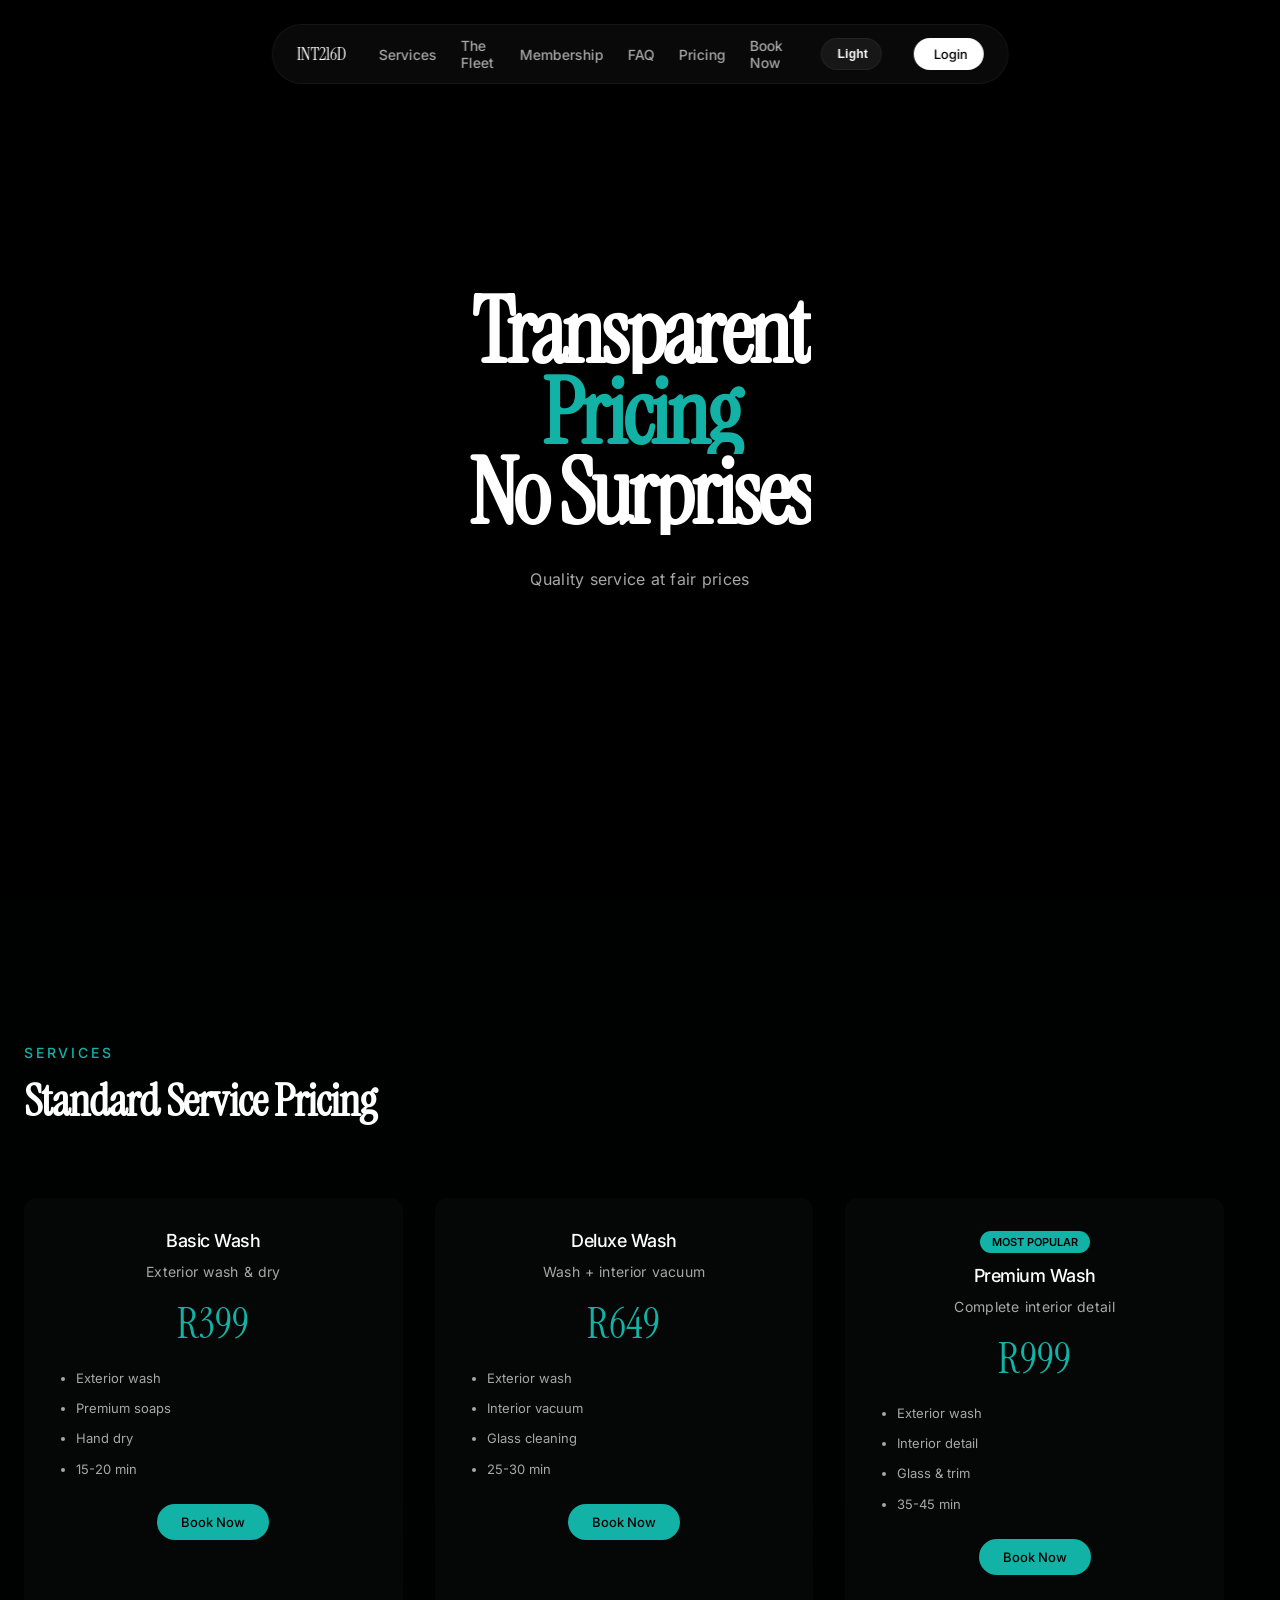
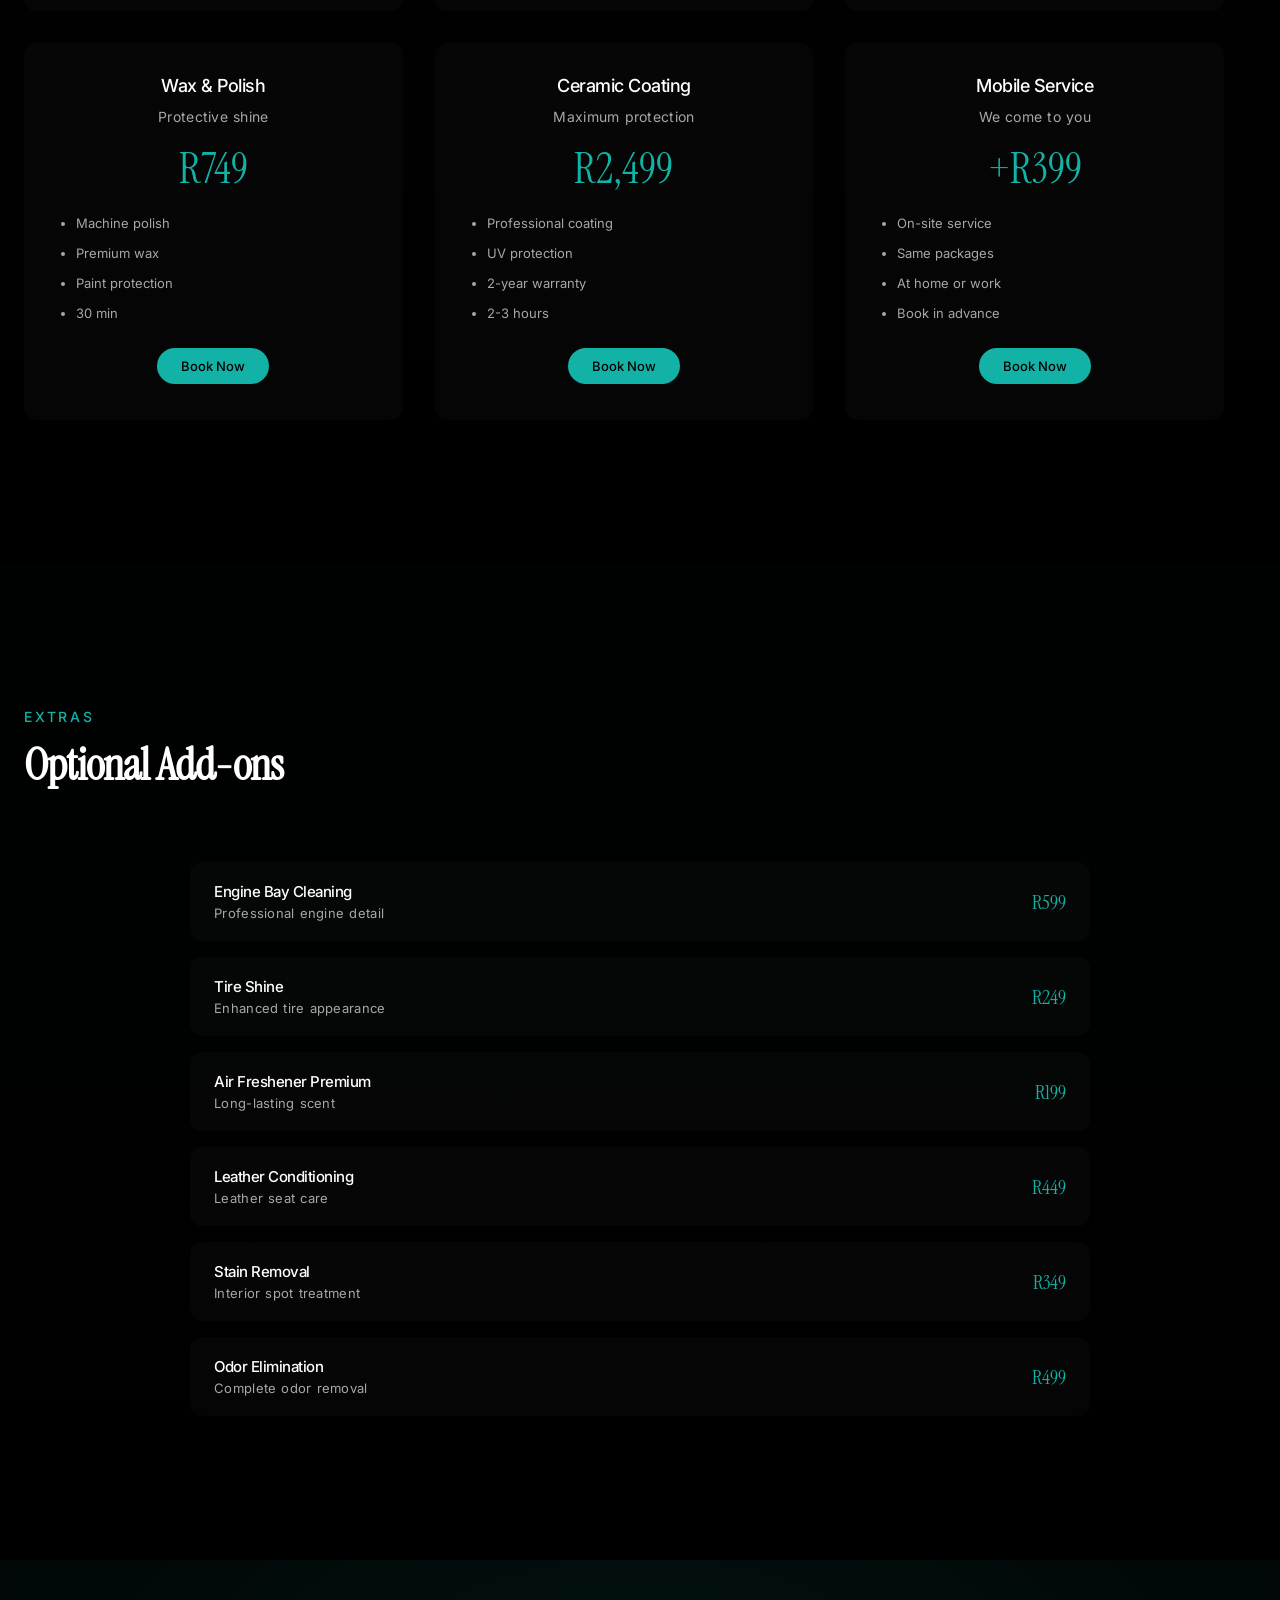
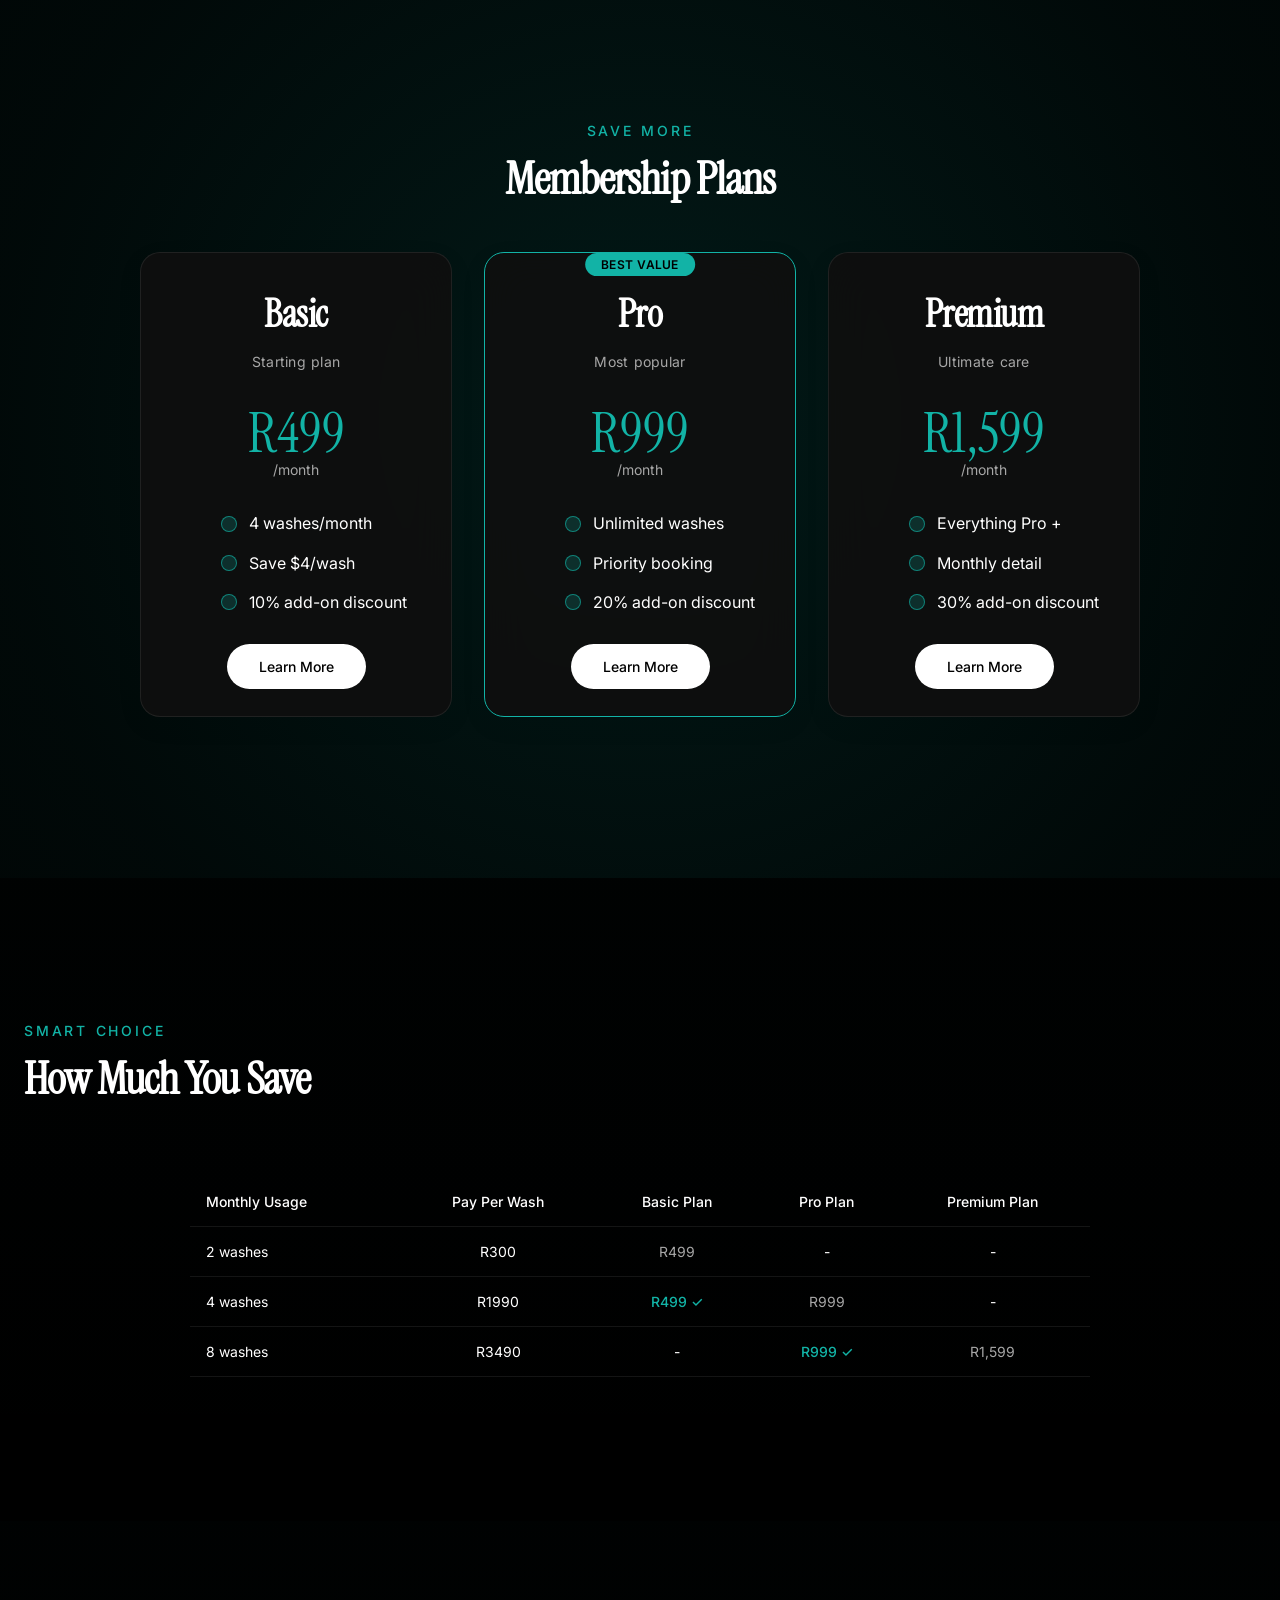
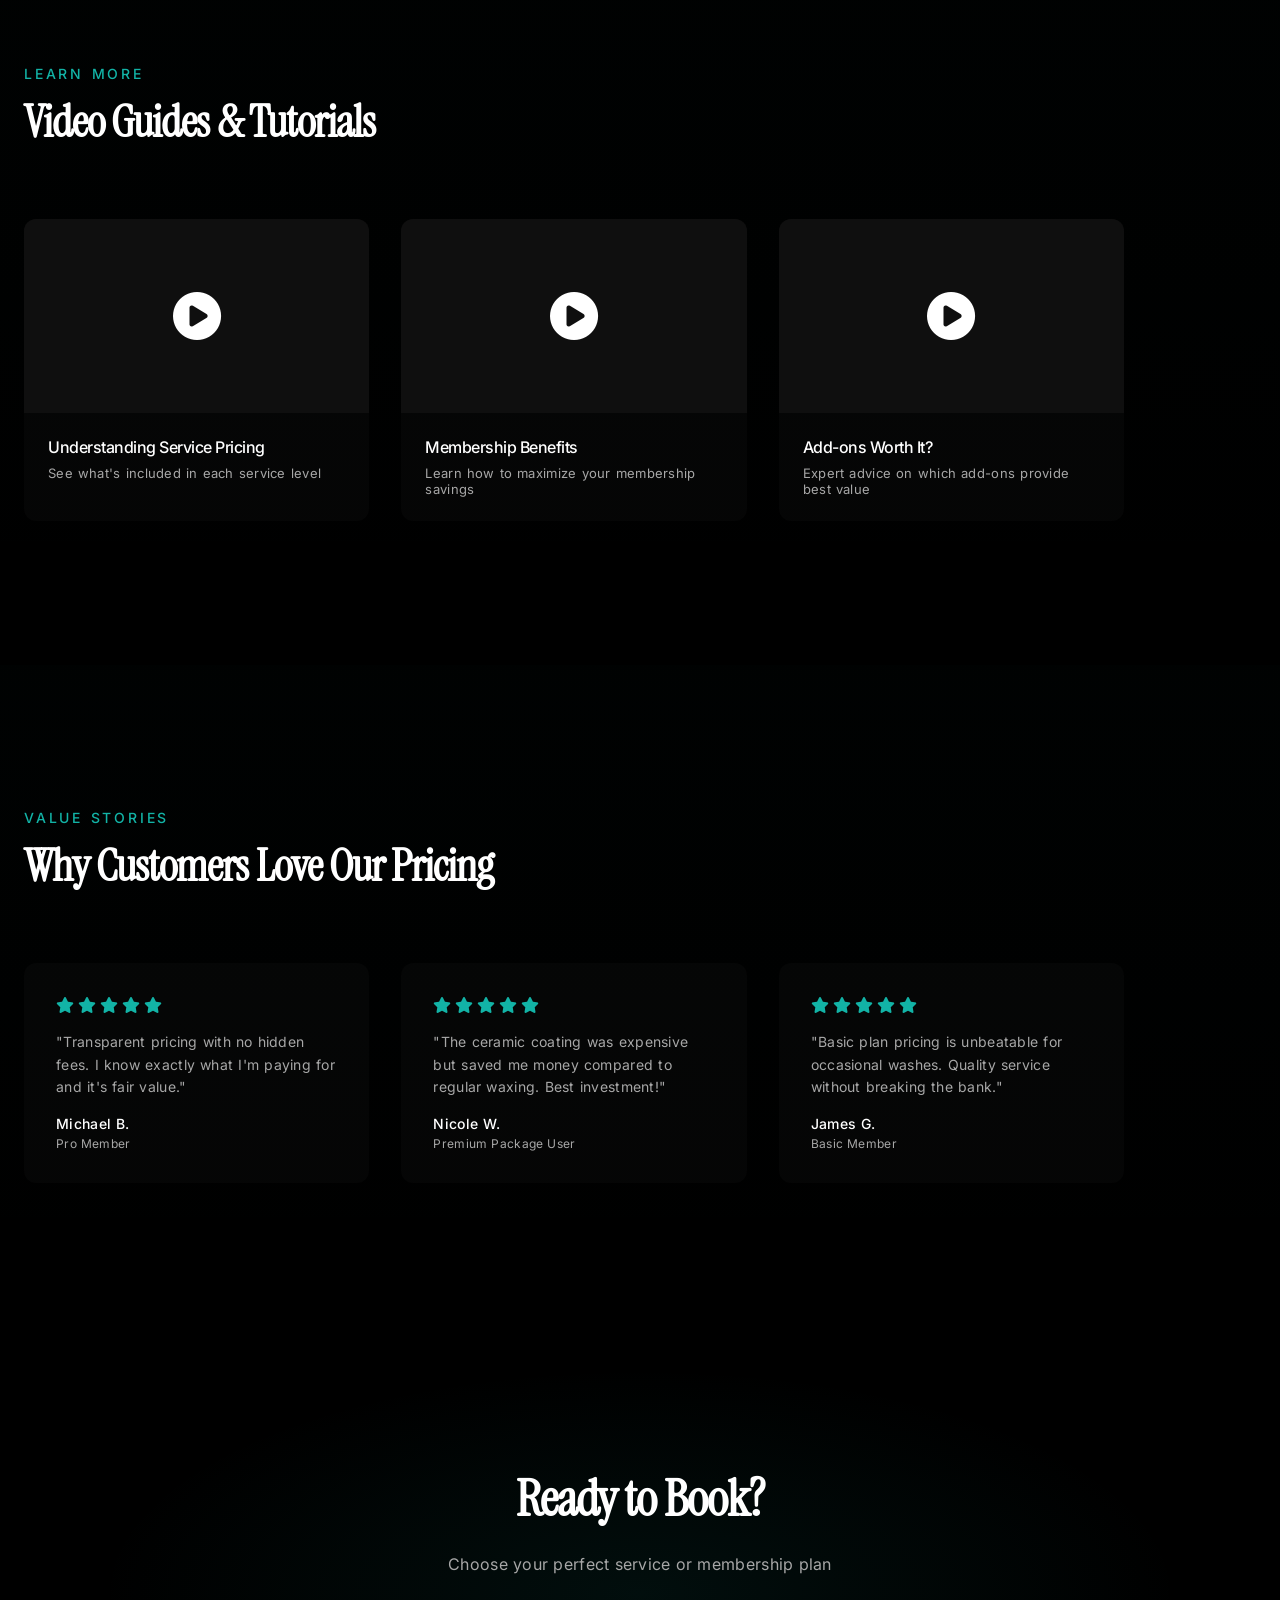
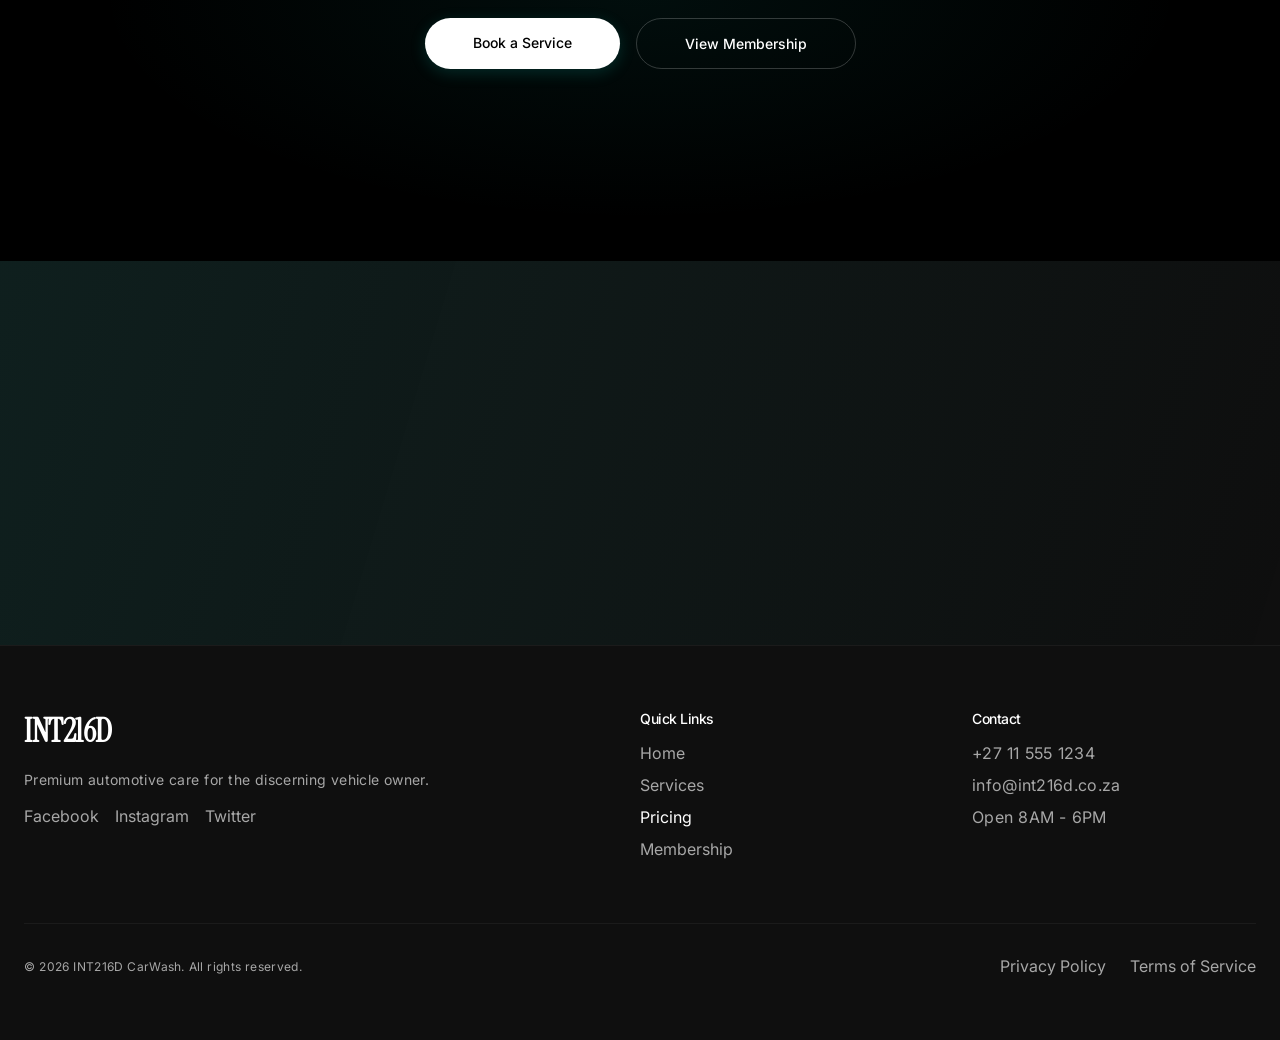
<file: app/pricing.html>
<!doctype html>
<html lang="en">
  <head>
    <meta charset="UTF-8" />
    <meta name="viewport" content="width=device-width, initial-scale=1.0" />
    <title>Pricing - INT216D CarWash</title>
    <link rel="preconnect" href="https://fonts.googleapis.com" />
    <link rel="preconnect" href="https://fonts.gstatic.com" crossorigin />
    <link href="https://fonts.googleapis.com/css2?family=Instrument+Serif&family=Inter:wght@400;500;600&display=swap" rel="stylesheet" />
    <link rel="stylesheet" href="https://cdnjs.cloudflare.com/ajax/libs/font-awesome/6.5.2/css/all.min.css" integrity="sha512-SnH5WK+bZxgPHs44uWix+LLJAJ9/2PkPKZ5QiAj6Ta86w+fsb2TkR4j8U8U19+9F3R8v+0I4lQ5f6LQxK/5h2g==" crossorigin="anonymous" referrerpolicy="no-referrer" />
    <link rel="stylesheet" href="./styles.css" />
  </head>
  <body>
    <div class="site-shell">
      <nav id="main-nav" class="nav-pill">
        <a href="./index.html" class="brand">INT216D</a>
        <button
          id="menu-toggle-btn"
          class="menu-toggle-btn"
          type="button"
          aria-expanded="false"
          aria-controls="main-nav-links"
          aria-label="Open menu"
        >
          Menu
        </button>
        <div class="nav-links" id="main-nav-links">
          <a href="./index.html#services" class="nav-link">Services</a>
          <a href="./index.html#experience" class="nav-link">The Fleet</a>
          <a href="./membership.html" class="nav-link">Membership</a>
          <a href="./faq.html" class="nav-link">FAQ</a>
          <a href="./pricing.html" class="nav-link">Pricing</a>
          <a href="./book-bay-wash.html" class="nav-link">Book Now</a>
        </div>
        <button id="theme-toggle-btn" class="theme-toggle-btn" type="button" aria-label="Toggle light mode">
          Light
        </button>
        <a href="./index.html#booking" id="login-btn" class="pill-btn login-btn">Login</a>
      </nav>

      <section id="hero" class="hero-section">
        <div id="hero-three" class="hero-bg"></div>
        <div class="hero-content">
          <div id="hero-title" class="hero-title">
            <div class="line-wrap"><h1 class="hero-line">Transparent</h1></div>
            <div class="line-wrap"><h1 class="hero-line accent">Pricing</h1></div>
            <div class="line-wrap"><h1 class="hero-line">No Surprises</h1></div>
          </div>
          <p id="hero-subtitle" class="hero-subtitle">Quality service at fair prices</p>
        </div>
      </section>

      <section id="standard-services" class="section" style="background: linear-gradient(180deg, rgba(18, 179, 166, 0.01) 0%, transparent 100%);">
        <div class="container">
          <div class="section-header">
            <p class="eyebrow">Services</p>
            <h2>Standard Service Pricing</h2>
          </div>

          <div style="display: grid; grid-template-columns: repeat(auto-fit, minmax(280px, 1fr)); gap: 32px; max-width: 1200px;">
            <!-- Basic Wash -->
            <div style="background: var(--panel); padding: 32px; border-radius: 12px; text-align: center;">
              <h3 style="margin: 0 0 12px; font-size: 18px; font-weight: 500;">Basic Wash</h3>
              <p style="margin: 0 0 16px; color: var(--metallic); font-size: 14px;">Exterior wash & dry</p>
              <div style="font-family: 'Instrument Serif', serif; font-size: 42px; color: var(--accent); margin-bottom: 16px; font-weight: 500;">R399</div>
              <ul style="margin: 0 0 24px; padding-left: 20px; color: var(--metallic); font-size: 13px; text-align: left; line-height: 1.8;">
                <li>Exterior wash</li>
                <li>Premium soaps</li>
                <li>Hand dry</li>
                <li>15-20 min</li>
              </ul>
              <a href="./book-bay-wash.html" class="pill-btn" style="display: inline-block; padding: 10px 24px; background: var(--accent); color: var(--surface-strong-text); font-size: 13px; font-weight: 500; border-radius: 100px; text-decoration: none;">Book Now</a>
            </div>

            <!-- Deluxe Wash -->
            <div style="background: var(--panel); padding: 32px; border-radius: 12px; text-align: center;">
              <h3 style="margin: 0 0 12px; font-size: 18px; font-weight: 500;">Deluxe Wash</h3>
              <p style="margin: 0 0 16px; color: var(--metallic); font-size: 14px;">Wash + interior vacuum</p>
              <div style="font-family: 'Instrument Serif', serif; font-size: 42px; color: var(--accent); margin-bottom: 16px; font-weight: 500;">R649</div>
              <ul style="margin: 0 0 24px; padding-left: 20px; color: var(--metallic); font-size: 13px; text-align: left; line-height: 1.8;">
                <li>Exterior wash</li>
                <li>Interior vacuum</li>
                <li>Glass cleaning</li>
                <li>25-30 min</li>
              </ul>
              <a href="./book-bay-wash.html" class="pill-btn" style="display: inline-block; padding: 10px 24px; background: var(--accent); color: var(--surface-strong-text); font-size: 13px; font-weight: 500; border-radius: 100px; text-decoration: none;">Book Now</a>
            </div>

            <!-- Premium Wash -->
            <div style="background: var(--panel); padding: 32px; border-radius: 12px; text-align: center;">
              <div style="background: var(--accent); color: var(--surface-strong-text); padding: 4px 12px; border-radius: 100px; font-size: 11px; font-weight: 600; display: inline-block; margin-bottom: 12px;">MOST POPULAR</div>
              <h3 style="margin: 0 0 12px; font-size: 18px; font-weight: 500;">Premium Wash</h3>
              <p style="margin: 0 0 16px; color: var(--metallic); font-size: 14px;">Complete interior detail</p>
              <div style="font-family: 'Instrument Serif', serif; font-size: 42px; color: var(--accent); margin-bottom: 16px; font-weight: 500;">R999</div>
              <ul style="margin: 0 0 24px; padding-left: 20px; color: var(--metallic); font-size: 13px; text-align: left; line-height: 1.8;">
                <li>Exterior wash</li>
                <li>Interior detail</li>
                <li>Glass & trim</li>
                <li>35-45 min</li>
              </ul>
              <a href="./book-bay-wash.html" class="pill-btn" style="display: inline-block; padding: 10px 24px; background: var(--accent); color: var(--surface-strong-text); font-size: 13px; font-weight: 500; border-radius: 100px; text-decoration: none;">Book Now</a>
            </div>

            <!-- Wax & Polish -->
            <div style="background: var(--panel); padding: 32px; border-radius: 12px; text-align: center;">
              <h3 style="margin: 0 0 12px; font-size: 18px; font-weight: 500;">Wax & Polish</h3>
              <p style="margin: 0 0 16px; color: var(--metallic); font-size: 14px;">Protective shine</p>
              <div style="font-family: 'Instrument Serif', serif; font-size: 42px; color: var(--accent); margin-bottom: 16px; font-weight: 500;">R749</div>
              <ul style="margin: 0 0 24px; padding-left: 20px; color: var(--metallic); font-size: 13px; text-align: left; line-height: 1.8;">
                <li>Machine polish</li>
                <li>Premium wax</li>
                <li>Paint protection</li>
                <li>30 min</li>
              </ul>
              <a href="./book-bay-wash.html" class="pill-btn" style="display: inline-block; padding: 10px 24px; background: var(--accent); color: var(--surface-strong-text); font-size: 13px; font-weight: 500; border-radius: 100px; text-decoration: none;">Book Now</a>
            </div>

            <!-- Ceramic Coating -->
            <div style="background: var(--panel); padding: 32px; border-radius: 12px; text-align: center;">
              <h3 style="margin: 0 0 12px; font-size: 18px; font-weight: 500;">Ceramic Coating</h3>
              <p style="margin: 0 0 16px; color: var(--metallic); font-size: 14px;">Maximum protection</p>
              <div style="font-family: 'Instrument Serif', serif; font-size: 42px; color: var(--accent); margin-bottom: 16px; font-weight: 500;">R2,499</div>
              <ul style="margin: 0 0 24px; padding-left: 20px; color: var(--metallic); font-size: 13px; text-align: left; line-height: 1.8;">
                <li>Professional coating</li>
                <li>UV protection</li>
                <li>2-year warranty</li>
                <li>2-3 hours</li>
              </ul>
              <a href="./book-bay-wash.html" class="pill-btn" style="display: inline-block; padding: 10px 24px; background: var(--accent); color: var(--surface-strong-text); font-size: 13px; font-weight: 500; border-radius: 100px; text-decoration: none;">Book Now</a>
            </div>

            <!-- Mobile Service -->
            <div style="background: var(--panel); padding: 32px; border-radius: 12px; text-align: center;">
              <h3 style="margin: 0 0 12px; font-size: 18px; font-weight: 500;">Mobile Service</h3>
              <p style="margin: 0 0 16px; color: var(--metallic); font-size: 14px;">We come to you</p>
              <div style="font-family: 'Instrument Serif', serif; font-size: 42px; color: var(--accent); margin-bottom: 16px; font-weight: 500;">+R399</div>
              <ul style="margin: 0 0 24px; padding-left: 20px; color: var(--metallic); font-size: 13px; text-align: left; line-height: 1.8;">
                <li>On-site service</li>
                <li>Same packages</li>
                <li>At home or work</li>
                <li>Book in advance</li>
              </ul>
              <a href="./book-bay-wash.html" class="pill-btn" style="display: inline-block; padding: 10px 24px; background: var(--accent); color: var(--surface-strong-text); font-size: 13px; font-weight: 500; border-radius: 100px; text-decoration: none;">Book Now</a>
            </div>
          </div>
        </div>
      </section>

      <section id="add-ons" class="section" style="background: linear-gradient(180deg, rgba(18, 179, 166, 0.01) 0%, transparent 100%);">
        <div class="container">
          <div class="section-header">
            <p class="eyebrow">Extras</p>
            <h2>Optional Add-ons</h2>
          </div>

          <div style="max-width: 900px; margin: 0 auto; display: grid; gap: 16px;">
            <div style="background: var(--panel); padding: 20px 24px; border-radius: 12px; display: flex; justify-content: space-between; align-items: center;">
              <div>
                <h4 style="margin: 0 0 4px; font-size: 15px; font-weight: 500;">Engine Bay Cleaning</h4>
                <p style="margin: 0; color: var(--metallic); font-size: 13px;">Professional engine detail</p>
              </div>
              <div style="font-family: 'Instrument Serif', serif; font-size: 20px; color: var(--accent); font-weight: 500;">R599</div>
            </div>

            <div style="background: var(--panel); padding: 20px 24px; border-radius: 12px; display: flex; justify-content: space-between; align-items: center;">
              <div>
                <h4 style="margin: 0 0 4px; font-size: 15px; font-weight: 500;">Tire Shine</h4>
                <p style="margin: 0; color: var(--metallic); font-size: 13px;">Enhanced tire appearance</p>
              </div>
              <div style="font-family: 'Instrument Serif', serif; font-size: 20px; color: var(--accent); font-weight: 500;">R249</div>
            </div>

            <div style="background: var(--panel); padding: 20px 24px; border-radius: 12px; display: flex; justify-content: space-between; align-items: center;">
              <div>
                <h4 style="margin: 0 0 4px; font-size: 15px; font-weight: 500;">Air Freshener Premium</h4>
                <p style="margin: 0; color: var(--metallic); font-size: 13px;">Long-lasting scent</p>
              </div>
              <div style="font-family: 'Instrument Serif', serif; font-size: 20px; color: var(--accent); font-weight: 500;">R199</div>
            </div>

            <div style="background: var(--panel); padding: 20px 24px; border-radius: 12px; display: flex; justify-content: space-between; align-items: center;">
              <div>
                <h4 style="margin: 0 0 4px; font-size: 15px; font-weight: 500;">Leather Conditioning</h4>
                <p style="margin: 0; color: var(--metallic); font-size: 13px;">Leather seat care</p>
              </div>
              <div style="font-family: 'Instrument Serif', serif; font-size: 20px; color: var(--accent); font-weight: 500;">R449</div>
            </div>

            <div style="background: var(--panel); padding: 20px 24px; border-radius: 12px; display: flex; justify-content: space-between; align-items: center;">
              <div>
                <h4 style="margin: 0 0 4px; font-size: 15px; font-weight: 500;">Stain Removal</h4>
                <p style="margin: 0; color: var(--metallic); font-size: 13px;">Interior spot treatment</p>
              </div>
              <div style="font-family: 'Instrument Serif', serif; font-size: 20px; color: var(--accent); font-weight: 500;">R349</div>
            </div>

            <div style="background: var(--panel); padding: 20px 24px; border-radius: 12px; display: flex; justify-content: space-between; align-items: center;">
              <div>
                <h4 style="margin: 0 0 4px; font-size: 15px; font-weight: 500;">Odor Elimination</h4>
                <p style="margin: 0; color: var(--metallic); font-size: 13px;">Complete odor removal</p>
              </div>
              <div style="font-family: 'Instrument Serif', serif; font-size: 20px; color: var(--accent); font-weight: 500;">R499</div>
            </div>
          </div>
        </div>
      </section>

      <section id="memberships" class="section membership-section">
        <canvas id="beam-canvas" class="beam-canvas"></canvas>
        <div class="container membership-content">
          <div class="section-header" style="text-align: center; margin-bottom: 48px;">
            <p class="eyebrow">Save More</p>
            <h2>Membership Plans</h2>
          </div>

          <div style="display: grid; grid-template-columns: repeat(auto-fit, minmax(280px, 1fr)); gap: 32px; max-width: 1000px;">
            <!-- Basic Plan -->
            <div class="membership-card">
              <h3 class="card-title">Basic</h3>
              <p class="card-desc">Starting plan</p>
              <div class="price-row">
                <div class="price-main">R499</div>
                <div class="price-month">/month</div>
              </div>
              <ul class="feature-list">
                <li class="feature-item">
                  <div class="feature-dot"></div>
                  <span>4 washes/month</span>
                </li>
                <li class="feature-item">
                  <div class="feature-dot"></div>
                  <span>Save $4/wash</span>
                </li>
                <li class="feature-item">
                  <div class="feature-dot"></div>
                  <span>10% add-on discount</span>
                </li>
              </ul>
              <a href="./membership.html" class="pill-btn join-btn">Learn More</a>
            </div>

            <!-- Pro Plan -->
            <div class="membership-card" style="border: 1px solid var(--accent);">
              <p style="position: absolute; top: -12px; left: 50%; transform: translateX(-50%); background: var(--accent); color: var(--surface-strong-text); padding: 4px 16px; border-radius: 100px; font-size: 12px; font-weight: 600;">BEST VALUE</p>
              <h3 class="card-title">Pro</h3>
              <p class="card-desc">Most popular</p>
              <div class="price-row">
                <div class="price-main">R999</div>
                <div class="price-month">/month</div>
              </div>
              <ul class="feature-list">
                <li class="feature-item">
                  <div class="feature-dot"></div>
                  <span>Unlimited washes</span>
                </li>
                <li class="feature-item">
                  <div class="feature-dot"></div>
                  <span>Priority booking</span>
                </li>
                <li class="feature-item">
                  <div class="feature-dot"></div>
                  <span>20% add-on discount</span>
                </li>
              </ul>
              <a href="./membership.html" class="pill-btn join-btn">Learn More</a>
            </div>

            <!-- Premium Plan -->
            <div class="membership-card">
              <h3 class="card-title">Premium</h3>
              <p class="card-desc">Ultimate care</p>
              <div class="price-row">
                <div class="price-main">R1,599</div>
                <div class="price-month">/month</div>
              </div>
              <ul class="feature-list">
                <li class="feature-item">
                  <div class="feature-dot"></div>
                  <span>Everything Pro +</span>
                </li>
                <li class="feature-item">
                  <div class="feature-dot"></div>
                  <span>Monthly detail</span>
                </li>
                <li class="feature-item">
                  <div class="feature-dot"></div>
                  <span>30% add-on discount</span>
                </li>
              </ul>
              <a href="./membership.html" class="pill-btn join-btn">Learn More</a>
            </div>
          </div>
        </div>
      </section>

      <section id="savings" class="section" style="background: linear-gradient(180deg, rgba(18, 179, 166, 0.01) 0%, transparent 100%);">
        <div class="container">
          <div class="section-header">
            <p class="eyebrow">Smart Choice</p>
            <h2>How Much You Save</h2>
          </div>

          <div style="max-width: 900px; margin: 0 auto; overflow-x: auto;">
            <table style="width: 100%; border-collapse: collapse; font-size: 14px;">
              <thead>
                <tr style="border-bottom: 1px solid var(--line-divider);">
                  <th style="text-align: left; padding: 16px; font-weight: 500;">Monthly Usage</th>
                  <th style="text-align: center; padding: 16px; font-weight: 500;">Pay Per Wash</th>
                  <th style="text-align: center; padding: 16px; font-weight: 500;">Basic Plan</th>
                  <th style="text-align: center; padding: 16px; font-weight: 500;">Pro Plan</th>
                  <th style="text-align: center; padding: 16px; font-weight: 500;">Premium Plan</th>
                </tr>
              </thead>
              <tbody>
                <tr style="border-bottom: 1px solid var(--line-divider);">
                  <td style="padding: 16px;">2 washes</td>
                  <td style="text-align: center; padding: 16px;">R300</td>
                  <td style="text-align: center; padding: 16px; color: var(--metallic);">R499</td>
                  <td style="text-align: center; padding: 16px;">-</td>
                  <td style="text-align: center; padding: 16px;">-</td>
                </tr>
                <tr style="border-bottom: 1px solid var(--line-divider);">
                  <td style="padding: 16px;">4 washes</td>
                  <td style="text-align: center; padding: 16px;">R1990</td>
                  <td style="text-align: center; padding: 16px; color: var(--accent); font-weight: 500;">R499 ✓</td>
                  <td style="text-align: center; padding: 16px; color: var(--metallic);">R999</td>
                  <td style="text-align: center; padding: 16px;">-</td>
                </tr>
                <tr style="border-bottom: 1px solid var(--line-divider);">
                  <td style="padding: 16px;">8 washes</td>
                  <td style="text-align: center; padding: 16px;">R3490</td>
                  <td style="text-align: center; padding: 16px;">-</td>
                  <td style="text-align: center; padding: 16px; color: var(--accent); font-weight: 500;">R999 ✓</td>
                  <td style="text-align: center; padding: 16px; color: var(--metallic);">R1,599</td>
                </tr>
              </tbody>
            </table>
          </div>
        </div>
      </section>

      <section id="videos" class="section" style="background: linear-gradient(180deg, rgba(18, 179, 166, 0.01) 0%, transparent 100%);">
        <div class="container">
          <div class="section-header">
            <p class="eyebrow">Learn More</p>
            <h2>Video Guides & Tutorials</h2>
          </div>

          <div style="display: grid; grid-template-columns: repeat(auto-fit, minmax(300px, 1fr)); gap: 32px; max-width: 1100px;">
            <div style="background: var(--panel); border-radius: 12px; overflow: hidden; display: flex; flex-direction: column; height: 100%;">
              <div style="aspect-ratio: 16/9; background: var(--off-black); display: flex; align-items: center; justify-content: center; font-size: 48px;"><i class="fa-solid fa-circle-play" aria-hidden="true"></i></div>
              <div style="padding: 24px;">
                <h3 style="margin: 0 0 8px; font-size: 16px; font-weight: 500;">Understanding Service Pricing</h3>
                <p style="margin: 0; color: var(--metallic); font-size: 13px;">See what's included in each service level</p>
              </div>
            </div>

            <div style="background: var(--panel); border-radius: 12px; overflow: hidden; display: flex; flex-direction: column; height: 100%;">
              <div style="aspect-ratio: 16/9; background: var(--off-black); display: flex; align-items: center; justify-content: center; font-size: 48px;"><i class="fa-solid fa-circle-play" aria-hidden="true"></i></div>
              <div style="padding: 24px;">
                <h3 style="margin: 0 0 8px; font-size: 16px; font-weight: 500;">Membership Benefits</h3>
                <p style="margin: 0; color: var(--metallic); font-size: 13px;">Learn how to maximize your membership savings</p>
              </div>
            </div>

            <div style="background: var(--panel); border-radius: 12px; overflow: hidden; display: flex; flex-direction: column; height: 100%;">
              <div style="aspect-ratio: 16/9; background: var(--off-black); display: flex; align-items: center; justify-content: center; font-size: 48px;"><i class="fa-solid fa-circle-play" aria-hidden="true"></i></div>
              <div style="padding: 24px;">
                <h3 style="margin: 0 0 8px; font-size: 16px; font-weight: 500;">Add-ons Worth It?</h3>
                <p style="margin: 0; color: var(--metallic); font-size: 13px;">Expert advice on which add-ons provide best value</p>
              </div>
            </div>
          </div>
        </div>
      </section>

      <section id="testimonials" class="section" style="background: linear-gradient(180deg, rgba(18, 179, 166, 0.01) 0%, transparent 100%);">
        <div class="container">
          <div class="section-header">
            <p class="eyebrow">Value Stories</p>
            <h2>Why Customers Love Our Pricing</h2>
          </div>

          <div style="display: grid; grid-template-columns: repeat(auto-fit, minmax(300px, 1fr)); gap: 32px; max-width: 1100px;">
            <div style="background: var(--panel); padding: 32px; border-radius: 12px;">
              <div style="display: flex; gap: 4px; margin-bottom: 16px;">
                <span style="color: var(--accent);"><i class="fa-solid fa-star" aria-hidden="true"></i></span>
                <span style="color: var(--accent);"><i class="fa-solid fa-star" aria-hidden="true"></i></span>
                <span style="color: var(--accent);"><i class="fa-solid fa-star" aria-hidden="true"></i></span>
                <span style="color: var(--accent);"><i class="fa-solid fa-star" aria-hidden="true"></i></span>
                <span style="color: var(--accent);"><i class="fa-solid fa-star" aria-hidden="true"></i></span>
              </div>
              <p style="margin: 0 0 16px; color: var(--metallic); font-size: 14px; line-height: 1.6;">
                "Transparent pricing with no hidden fees. I know exactly what I'm paying for and it's fair value."
              </p>
              <p style="margin: 0; font-size: 14px; font-weight: 500;">Michael B.</p>
              <p style="margin: 4px 0 0; color: var(--metallic); font-size: 12px;">Pro Member</p>
            </div>

            <div style="background: var(--panel); padding: 32px; border-radius: 12px;">
              <div style="display: flex; gap: 4px; margin-bottom: 16px;">
                <span style="color: var(--accent);"><i class="fa-solid fa-star" aria-hidden="true"></i></span>
                <span style="color: var(--accent);"><i class="fa-solid fa-star" aria-hidden="true"></i></span>
                <span style="color: var(--accent);"><i class="fa-solid fa-star" aria-hidden="true"></i></span>
                <span style="color: var(--accent);"><i class="fa-solid fa-star" aria-hidden="true"></i></span>
                <span style="color: var(--accent);"><i class="fa-solid fa-star" aria-hidden="true"></i></span>
              </div>
              <p style="margin: 0 0 16px; color: var(--metallic); font-size: 14px; line-height: 1.6;">
                "The ceramic coating was expensive but saved me money compared to regular waxing. Best investment!"
              </p>
              <p style="margin: 0; font-size: 14px; font-weight: 500;">Nicole W.</p>
              <p style="margin: 4px 0 0; color: var(--metallic); font-size: 12px;">Premium Package User</p>
            </div>

            <div style="background: var(--panel); padding: 32px; border-radius: 12px;">
              <div style="display: flex; gap: 4px; margin-bottom: 16px;">
                <span style="color: var(--accent);"><i class="fa-solid fa-star" aria-hidden="true"></i></span>
                <span style="color: var(--accent);"><i class="fa-solid fa-star" aria-hidden="true"></i></span>
                <span style="color: var(--accent);"><i class="fa-solid fa-star" aria-hidden="true"></i></span>
                <span style="color: var(--accent);"><i class="fa-solid fa-star" aria-hidden="true"></i></span>
                <span style="color: var(--accent);"><i class="fa-solid fa-star" aria-hidden="true"></i></span>
              </div>
              <p style="margin: 0 0 16px; color: var(--metallic); font-size: 14px; line-height: 1.6;">
                "Basic plan pricing is unbeatable for occasional washes. Quality service without breaking the bank."
              </p>
              <p style="margin: 0; font-size: 14px; font-weight: 500;">James G.</p>
              <p style="margin: 4px 0 0; color: var(--metallic); font-size: 12px;">Basic Member</p>
            </div>
          </div>
        </div>
      </section>

      <section id="cta" class="section booking-section">
        <div class="booking-gradient"></div>
        <div class="container booking-content">
          <h2>Ready to Book?</h2>
          <p class="desc">Choose your perfect service or membership plan</p>
          <div class="booking-btn-row">
            <a href="./book-bay-wash.html" class="pill-btn btn-primary">Book a Service</a>
            <a href="./membership.html" class="pill-btn btn-outline">View Membership</a>
          </div>
        </div>
      </section>

      <section id="footer" class="footer-section">
        <div class="iridescent-wrap">
          <canvas id="iridescent-canvas"></canvas>
        </div>
        <div class="container footer-content">
          <div class="footer-grid">
            <div class="footer-col wide">
              <h3 class="footer-brand">INT216D</h3>
              <p class="footer-blurb">Premium automotive care for the discerning vehicle owner.</p>
              <div class="inline-links">
                <a href="#" class="footer-link">Facebook</a>
                <a href="#" class="footer-link">Instagram</a>
                <a href="#" class="footer-link">Twitter</a>
              </div>
            </div>
            <div class="footer-col">
              <h4 class="footer-col-title">Quick Links</h4>
              <div class="footer-col-list">
                <a href="./index.html" class="footer-text-link">Home</a>
                <a href="./services.html" class="footer-text-link">Services</a>
                <a href="./pricing.html" class="footer-text-link is-active">Pricing</a>
                <a href="./membership.html" class="footer-text-link">Membership</a>
              </div>
            </div>
            <div class="footer-col">
              <h4 class="footer-col-title">Contact</h4>
              <div class="footer-col-list">
                <p class="footer-link" style="cursor: default; margin: 0;">+27 11 555 1234</p>
                <p class="footer-link" style="cursor: default; margin: 0;">info@int216d.co.za</p>
                <p class="footer-link" style="cursor: default; margin: 0;">Open 8AM - 6PM</p>
              </div>
            </div>
          </div>
          <div class="footer-bottom">
            <p class="footer-copy">&copy; 2024 INT216D CarWash. All rights reserved.</p>
            <div class="footer-bottom-links">
              <a href="#" class="footer-text-link">Privacy Policy</a>
              <a href="#" class="footer-text-link">Terms of Service</a>
            </div>
          </div>
        </div>
      </section>
    </div>

    <script type="module" src="./script-pages.js"></script>
  </body>
</html>
</file>
<file: app/styles.css>
:root {
  --obsidian: #000000;
  --off-black: #0f0f0f;
  --ink: #ffffff;
  --metallic: #a7a7a7;
  --accent: #12b3a6;
  --panel: rgba(255, 255, 255, 0.02);
  --panel-border: rgba(255, 255, 255, 0.05);
  --surface-strong: #ffffff;
  --surface-strong-text: #000000;
  --nav-border: rgba(255, 255, 255, 0.05);
  --nav-bg: rgba(15, 15, 15, 0.6);
  --hero-bg-fill: #000000;
  --service-overlay-start: rgba(0, 0, 0, 0.9);
  --service-overlay-mid: rgba(0, 0, 0, 0.4);
  --experience-overlay-start: rgba(0, 0, 0, 0.85);
  --experience-overlay-mid: rgba(0, 0, 0, 0.6);
  --line-divider: rgba(255, 255, 255, 0.08);
  --footer-divider: rgba(255, 255, 255, 0.05);
  --booking-gradient-core: rgba(18, 179, 166, 0.08);
  --outline-border: rgba(255, 255, 255, 0.2);
  --card-glass: rgba(15, 15, 15, 0.9);
  --card-glass-border: rgba(255, 255, 255, 0.08);
  --feature-dot-bg: rgba(18, 179, 166, 0.2);
  --feature-dot-border: rgba(18, 179, 166, 0.65);
  --feature-pill-bg: rgba(255, 255, 255, 0.1);
  --panel-hover: rgba(255, 255, 255, 0.05);
}

:root[data-theme="light"] {
  --obsidian: #fffaf0;
  --off-black: #f5ead7;
  --ink: #2f2418;
  --metallic: #7a6856;
  --accent: #b88a44;
  --panel: rgba(255, 252, 245, 0.84);
  --panel-border: rgba(122, 104, 86, 0.22);
  --surface-strong: #2f2418;
  --surface-strong-text: #fff9ef;
  --nav-border: rgba(122, 104, 86, 0.22);
  --nav-bg: rgba(255, 248, 236, 0.78);
  --hero-bg-fill: #f7ebd8;
  --service-overlay-start: rgba(255, 249, 239, 0.92);
  --service-overlay-mid: rgba(255, 249, 239, 0.55);
  --experience-overlay-start: rgba(255, 248, 235, 0.9);
  --experience-overlay-mid: rgba(255, 244, 224, 0.68);
  --line-divider: rgba(122, 104, 86, 0.2);
  --footer-divider: rgba(122, 104, 86, 0.22);
  --booking-gradient-core: rgba(184, 138, 68, 0.14);
  --outline-border: rgba(122, 104, 86, 0.35);
  --card-glass: rgba(255, 250, 240, 0.86);
  --card-glass-border: rgba(122, 104, 86, 0.24);
  --feature-dot-bg: rgba(184, 138, 68, 0.2);
  --feature-dot-border: rgba(184, 138, 68, 0.65);
  --feature-pill-bg: rgba(184, 138, 68, 0.12);
  --panel-hover: rgba(245, 234, 215, 0.96);
}

* {
  box-sizing: border-box;
}

html,
body {
  margin: 0;
  padding: 0;
  overflow-x: hidden;
  background: var(--obsidian);
  color: var(--ink);
  font-family: Inter, sans-serif;
  scroll-behavior: auto;
}

a {
  color: inherit;
  text-decoration: none;
}

.site-shell {
  min-height: 100vh;
  background: var(--obsidian);
}

.container {
  width: 100%;
  max-width: 1280px;
  margin: 0 auto;
  padding: 0 24px;
}

.section {
  position: relative;
  width: 100%;
  padding: 15vh 0;
}

.nav-pill {
  position: fixed;
  top: 24px;
  left: 50%;
  transform: translateX(-50%);
  z-index: 100;
  display: flex;
  align-items: center;
  gap: 32px;
  height: 60px;
  padding: 12px 24px;
  border-radius: 100px;
  border: 1px solid var(--nav-border);
  background: var(--nav-bg);
  backdrop-filter: blur(10px);
  -webkit-backdrop-filter: blur(10px);
  transition: background 0.5s ease;
}

.brand {
  font-family: "Instrument Serif", serif;
  font-size: 1.125rem;
  color: var(--ink);
  white-space: nowrap;
}

.nav-links {
  display: flex;
  align-items: center;
  gap: 24px;
}

.nav-link {
  font-size: 0.875rem;
  font-weight: 500;
  color: var(--metallic);
  transition: color 0.3s ease;
}

.nav-link:hover {
  color: var(--ink);
}

.pill-btn,
.hero-cta,
button {
  border-radius: 100px;
  border: 0;
  cursor: pointer;
  transition: transform 0.3s ease, box-shadow 0.3s ease, border-color 0.3s ease;
}

.pill-btn:hover,
.hero-cta:hover,
button:hover {
  transform: scale(1.05);
  box-shadow: 0 8px 24px rgba(18, 179, 166, 0.3);
}

.login-btn {
  padding: 8px 20px;
  background: var(--surface-strong);
  color: var(--surface-strong-text);
  font-size: 13px;
  font-weight: 500;
  white-space: nowrap;
}

.theme-toggle-btn {
  padding: 8px 16px;
  border-radius: 100px;
  border: 1px solid var(--nav-border);
  background: rgba(255, 255, 255, 0.06);
  color: var(--ink);
  font-size: 12px;
  font-weight: 600;
  letter-spacing: 0.02em;
}

:root[data-theme="light"] .theme-toggle-btn {
  background: rgba(122, 104, 86, 0.08);
}

.menu-toggle-btn {
  display: none;
  padding: 8px 14px;
  border-radius: 100px;
  border: 1px solid var(--nav-border);
  background: rgba(255, 255, 255, 0.06);
  color: var(--ink);
  font-size: 12px;
  font-weight: 600;
  letter-spacing: 0.02em;
}

:root[data-theme="light"] .menu-toggle-btn {
  background: rgba(122, 104, 86, 0.08);
}

.hero-section {
  position: relative;
  height: 100vh;
  overflow: hidden;
}

.hero-bg {
  position: absolute;
  inset: 0;
  z-index: 0;
  background: var(--hero-bg-fill);
  opacity: 0;
  transition: opacity 2.5s ease-in-out;
}

.hero-bg.loaded {
  opacity: 1;
}

.hero-content {
  position: relative;
  z-index: 2;
  display: flex;
  flex-direction: column;
  align-items: center;
  justify-content: center;
  height: 100%;
  padding: 0 24px;
  perspective: 1000px;
}

.hero-title {
  text-align: center;
}

.line-wrap {
  overflow: hidden;
}

.hero-line {
  margin: 0;
  font-family: "Instrument Serif", serif;
  font-size: clamp(48px, 7vw, 112px);
  letter-spacing: -3.36px;
  line-height: 0.9;
}

.hero-line.accent,
.eyebrow,
.price,
.price-month,
.accent {
  color: var(--accent);
}

.hero-subtitle {
  margin-top: 32px;
  max-width: 420px;
  color: var(--metallic);
  text-align: center;
  line-height: 1.5;
  opacity: 0;
}

.hero-cta {
  margin-top: 40px;
  display: inline-block;
  padding: 14px 40px;
  background: var(--surface-strong);
  color: var(--surface-strong-text);
  font-size: 14px;
  font-weight: 500;
  opacity: 0;
}

.section-header {
  margin-bottom: 64px;
}

.eyebrow {
  margin: 0 0 16px;
  font-size: 0.875rem;
  font-weight: 500;
  text-transform: uppercase;
  letter-spacing: 0.2em;
}

.section-header h2 {
  margin: 0;
  font-family: "Instrument Serif", serif;
  font-size: clamp(36px, 3.5vw, 56px);
  line-height: 1.1;
  letter-spacing: -0.96px;
}

.services-grid {
  display: grid;
  grid-template-columns: repeat(2, minmax(0, 1fr));
  gap: 32px;
}

.service-card {
  position: relative;
  overflow: hidden;
  border-radius: 20px;
  cursor: pointer;
}

.service-media {
  position: relative;
  aspect-ratio: 3 / 4;
  overflow: hidden;
  border-radius: 20px;
}

.service-media img {
  width: 100%;
  height: 100%;
  object-fit: cover;
  transition: transform 0.7s ease;
}

.service-card:hover .service-media img {
  transform: scale(1.05);
  box-shadow: 0 8px 24px rgba(18, 179, 166, 0.3);
}

.service-overlay {
  position: absolute;
  inset: 0;
  background: linear-gradient(to top, var(--service-overlay-start) 0%, var(--service-overlay-mid) 40%, transparent 70%);
}

.service-copy {
  position: absolute;
  left: 0;
  right: 0;
  bottom: 0;
  padding: 32px;
}

.sub-eyebrow {
  margin: 0 0 8px;
  font-size: 12px;
  font-weight: 500;
  text-transform: uppercase;
  letter-spacing: 0.2em;
  color: var(--accent);
}

.service-copy h3 {
  margin: 0 0 12px;
  font-family: "Instrument Serif", serif;
  font-size: clamp(28px, 2.5vw, 40px);
  line-height: 1.1;
}

.service-desc {
  margin: 0 0 16px;
  font-size: 14px;
  color: var(--metallic);
  line-height: 1.6;
}

.feature-row {
  margin-bottom: 16px;
  display: flex;
  flex-wrap: wrap;
  gap: 8px;
}

.feature-pill {
  padding: 4px 12px;
  border-radius: 100px;
  font-size: 12px;
  color: var(--metallic);
  background: var(--feature-pill-bg);
}

.price {
  margin: 0;
  font-size: 16px;
  font-weight: 500;
  color: var(--ink);
}

.method-grid {
  margin-top: 80px;
  display: grid;
  grid-template-columns: repeat(5, minmax(0, 1fr));
  gap: 16px;
}

.method-card,
.package-card,
.addon-card,
.tier-card {
  background: var(--panel);
  border: 1px solid var(--panel-border);
  border-radius: 12px;
  transition: background 0.3s ease;
}

.method-card {
  padding: 24px;
  text-align: center;
}

.method-card:hover,
.package-card:hover,
.addon-card:hover,
.tier-card:hover {
  background: var(--panel-hover);
}

.method-name {
  margin: 0 0 4px;
  font-size: 14px;
  font-weight: 500;
}

.method-desc {
  margin: 0;
  font-size: 12px;
  color: var(--metallic);
}

.experience-section {
  position: relative;
  width: 100%;
  background: var(--off-black);
}

.experience-stage {
  position: relative;
  width: 100%;
  height: 100vh;
  overflow: hidden;
  display: grid;
  place-items: center;
}

.experience-grid {
  position: absolute;
  inset: 0;
  display: grid;
  grid-template-columns: repeat(5, 1fr);
  grid-template-rows: repeat(3, 1fr);
  gap: 8px;
  padding: 16px;
}

.grid-image {
  position: relative;
  overflow: hidden;
  border-radius: 12px;
}

.grid-image-inner {
  width: 100%;
  height: 100%;
  background-size: cover;
  background-position: center;
  border-radius: 12px;
}

.grid-image--center {
  grid-column: 2 / span 2;
  grid-row: 2;
}

.experience-overlay {
  position: absolute;
  inset: 0;
  z-index: 20;
  display: flex;
  align-items: center;
  justify-content: center;
  background: linear-gradient(to right, var(--experience-overlay-start) 0%, var(--experience-overlay-mid) 100%);
  opacity: 0;
  transform: translateX(100%);
}

.experience-columns {
  width: 100%;
  max-width: 1280px;
  display: grid;
  grid-template-columns: repeat(2, minmax(0, 1fr));
  gap: 64px;
  padding: 0 32px;
}

.exp-title {
  margin: 0 0 24px;
  font-family: "Instrument Serif", serif;
  font-size: clamp(32px, 3vw, 48px);
  line-height: 1.1;
}

.exp-desc {
  margin: 0 0 32px;
  font-size: 14px;
  color: var(--metallic);
  line-height: 1.7;
}

.exp-meta {
  display: flex;
  justify-content: space-between;
  align-items: center;
  padding: 12px 0;
  border-bottom: 1px solid var(--line-divider);
}

.exp-meta-label {
  color: var(--metallic);
  font-size: 14px;
}

.exp-meta-value {
  font-size: 14px;
  font-weight: 500;
}

.package-grid {
  display: grid;
  grid-template-columns: repeat(3, minmax(0, 1fr));
  gap: 16px;
  margin-bottom: 80px;
}

.package-card {
  padding: 24px;
  cursor: pointer;
}

.package-head {
  display: flex;
  justify-content: space-between;
  align-items: flex-start;
  gap: 12px;
  margin-bottom: 12px;
}

.package-name {
  margin: 0;
  font-size: 16px;
  font-weight: 500;
}

.package-mode {
  padding: 4px 8px;
  border-radius: 100px;
  background: rgba(18, 179, 166, 0.15);
  color: var(--accent);
  font-size: 12px;
}

.package-desc {
  margin: 0 0 12px;
  color: var(--metallic);
  font-size: 12px;
}

.subhead {
  margin: 0 0 32px;
  font-family: "Instrument Serif", serif;
  font-size: 28px;
  line-height: 1.2;
}

.addons-grid {
  display: grid;
  grid-template-columns: repeat(3, minmax(0, 1fr));
  gap: 16px;
}

.addon-card {
  padding: 20px;
  display: flex;
  justify-content: space-between;
  gap: 16px;
  align-items: center;
  cursor: pointer;
}

.addon-name {
  margin: 0;
  font-size: 14px;
  font-weight: 500;
}

.addon-desc {
  margin: 4px 0 0;
  color: var(--metallic);
  font-size: 12px;
}

.membership-section {
  min-height: 100vh;
  overflow: hidden;
}

.beam-canvas {
  position: absolute;
  inset: 0;
  width: 100%;
  height: 100%;
  pointer-events: none;
  z-index: 0;
}

.membership-content {
  position: relative;
  z-index: 10;
  display: flex;
  flex-direction: column;
  align-items: center;
  justify-content: center;
  min-height: 70vh;
}

.membership-card {
  width: 100%;
  max-width: 520px;
  padding: 40px;
  text-align: center;
  background: var(--card-glass);
  border: 1px solid var(--card-glass-border);
  border-radius: 20px;
  backdrop-filter: blur(20px);
}

.card-title {
  margin: 0 0 16px;
  font-family: "Instrument Serif", serif;
  font-size: clamp(32px, 3vw, 48px);
  line-height: 1.1;
}

.card-desc {
  margin: 0 0 32px;
  color: var(--metallic);
  line-height: 1.6;
  font-size: 14px;
}

.price-row {
  margin-bottom: 32px;
}

.price-main {
  font-family: "Instrument Serif", serif;
  font-size: 56px;
  line-height: 1;
  color: var(--accent);
}

.price-month {
  color: var(--metallic);
  font-size: 14px;
}

.feature-list {
  margin: 0 0 40px;
  text-align: left;
}

.feature-item {
  display: flex;
  align-items: center;
  gap: 12px;
  margin-bottom: 12px;
}

.feature-dot {
  flex: 0 0 16px;
  width: 16px;
  height: 16px;
  border-radius: 50%;
  background: var(--feature-dot-bg);
  border: 1px solid var(--feature-dot-border);
}

.join-btn {
  width: 100%;
  padding: 14px 32px;
  background: var(--surface-strong);
  color: var(--surface-strong-text);
  font-size: 14px;
  font-weight: 500;
}

.tiers-grid {
  width: 100%;
  max-width: 840px;
  margin-top: 64px;
  display: grid;
  grid-template-columns: repeat(5, minmax(0, 1fr));
  gap: 16px;
}

.tier-card {
  padding: 16px;
  text-align: center;
}

.tier-name {
  margin: 0 0 4px;
  font-size: 14px;
  font-weight: 500;
}

.tier-price {
  margin: 0 0 4px;
  font-size: 12px;
  color: var(--accent);
}

.tier-discount {
  margin: 0;
  font-size: 12px;
  color: var(--metallic);
}

.booking-section {
  overflow: hidden;
}

.booking-gradient {
  position: absolute;
  inset: 0;
  pointer-events: none;
  background: radial-gradient(ellipse at center, var(--booking-gradient-core) 0%, transparent 60%);
}

.booking-content {
  position: relative;
  z-index: 10;
  text-align: center;
  max-width: 900px;
}

.booking-content h2 {
  margin: 0 0 24px;
  font-family: "Instrument Serif", serif;
  font-size: clamp(36px, 4vw, 64px);
  line-height: 1.1;
  letter-spacing: -1px;
}

.booking-content .desc {
  margin: 0 auto 40px;
  max-width: 640px;
  color: var(--metallic);
  line-height: 1.7;
}

.booking-btn-row {
  display: flex;
  justify-content: center;
  gap: 16px;
  margin-bottom: 48px;
}

.btn-primary {
  padding: 16px 48px;
  background: var(--surface-strong);
  color: var(--surface-strong-text);
  font-weight: 500;
  font-size: 14px;
}

.btn-outline {
  padding: 16px 48px;
  background: transparent;
  color: var(--ink);
  border: 1px solid var(--outline-border);
  font-weight: 500;
  font-size: 14px;
}

.steps-grid {
  margin: 0 auto;
  max-width: 760px;
  display: grid;
  grid-template-columns: repeat(4, minmax(0, 1fr));
  gap: 24px;
}

.step-num {
  display: block;
  margin-bottom: 8px;
  font-family: "Instrument Serif", serif;
  font-size: 32px;
  line-height: 1;
  color: var(--accent);
}

.step-label {
  margin: 0 0 4px;
  font-size: 14px;
  font-weight: 500;
}

.step-desc {
  margin: 0;
  font-size: 12px;
  color: var(--metallic);
}

.footer-section {
  position: relative;
  width: 100%;
  background: var(--off-black);
}

.iridescent-wrap {
  position: relative;
  width: 100%;
  height: clamp(200px, 30vw, 400px);
  overflow: hidden;
}

#iridescent-canvas {
  position: absolute;
  inset: 0;
  width: 100%;
  height: 100%;
}

.footer-content {
  padding-top: 80px;
  position: relative;
  z-index: 10;
  padding-top: 64px;
  padding-bottom: 64px;
  border-top: 1px solid var(--footer-divider);
}

.footer-grid {
  display: grid;
  grid-template-columns: 2fr 1fr 1fr;
  gap: 48px;
}

.footer-brand {
  margin: 0 0 16px;
  font-family: "Instrument Serif", serif;
  font-size: 2rem;
}

.footer-blurb {
  max-width: 420px;
  font-size: 14px;
  line-height: 1.7;
  color: var(--metallic);
}

.inline-links {
  display: flex;
  gap: 16px;
}

.footer-link,
.footer-text-link {
  color: var(--metallic);
  transition: color 0.3s ease;
}

.footer-link:hover,
.footer-text-link:hover {
  color: var(--accent);
}

.footer-text-link.is-active {
  color: var(--ink);
}

.footer-col-title {
  margin: 0 0 16px;
  font-size: 14px;
  font-weight: 500;
}

.footer-col-list {
  display: grid;
  gap: 12px;
}

.footer-bottom {
  margin-top: 64px;
  padding-top: 32px;
  border-top: 1px solid var(--footer-divider);
  display: flex;
  justify-content: space-between;
  align-items: center;
  gap: 16px;
}

.footer-copy {
  margin: 0;
  color: var(--metallic);
  font-size: 12px;
}

.footer-bottom-links {
  display: flex;
  gap: 24px;
}

@media (max-width: 1024px) {
  .nav-pill {
    width: calc(100vw - 48px);
    max-width: 1100px;
    gap: 18px;
    padding: 10px 16px;
  }

  .nav-links {
    gap: 14px;
  }

  .services-grid,
  .experience-columns,
  .package-grid,
  .addons-grid {
    grid-template-columns: repeat(2, minmax(0, 1fr));
  }

  .method-grid {
    grid-template-columns: repeat(3, minmax(0, 1fr));
  }

  .tiers-grid {
    grid-template-columns: repeat(3, minmax(0, 1fr));
  }

  .footer-grid {
    grid-template-columns: 1fr 1fr;
  }
}

@media (max-width: 768px) {
  .nav-pill {
    width: calc(100vw - 24px);
    flex-wrap: wrap;
    top: 12px;
    justify-content: space-between;
    gap: 12px;
    padding: 12px 16px;
    height: auto;
    border-radius: 20px;
  }

  .menu-toggle-btn {
    display: inline-flex;
    align-items: center;
    justify-content: center;
  }

  .nav-links {
    display: none;
    width: 100%;
    order: 10;
    padding-top: 6px;
    border-top: 1px solid var(--nav-border);
    opacity: 0;
    transform: translateY(-6px);
    transition: opacity 0.25s ease, transform 0.25s ease;
  }

  .nav-pill.menu-open .nav-links {
    display: grid;
    grid-template-columns: 1fr;
    gap: 8px;
    opacity: 1;
    transform: translateY(0);
  }

  .nav-pill.menu-open .nav-link {
    color: var(--ink);
    padding: 10px 12px;
    border-radius: 12px;
    background: var(--panel);
    border: 1px solid var(--panel-border);
  }

  .nav-pill.menu-open .nav-link:hover {
    background: var(--panel-hover);
  }

  .theme-toggle-btn {
    padding: 8px 12px;
    font-size: 11px;
  }

  .section {
    padding: 12vh 0;
  }

  .services-grid,
  .experience-columns,
  .package-grid,
  .addons-grid,
  .steps-grid,
  .footer-grid {
    grid-template-columns: 1fr;
  }

  .method-grid,
  .tiers-grid {
    grid-template-columns: repeat(2, minmax(0, 1fr));
  }

  .booking-btn-row {
    flex-direction: column;
  }

  .btn-primary,
  .btn-outline {
    width: 100%;
  }

  .experience-grid {
    grid-template-columns: repeat(3, 1fr);
    grid-template-rows: repeat(4, 1fr);
  }

  .grid-image--center {
    grid-column: 1 / span 3;
    grid-row: 2 / span 2;
  }

  .footer-bottom {
    flex-direction: column;
    align-items: flex-start;
  }

  .footer-bottom-links {
    flex-wrap: wrap;
    gap: 12px;
  }

  .hero-line {
    font-size: clamp(36px, 6vw, 56px) !important;
  }

  .section-header h2 {
    font-size: clamp(28px, 5vw, 48px);
  }

  .benefit-item {
    padding: 24px;
    border-radius: 14px;
  }

  .benefits-grid {
    grid-template-columns: 1fr;
  }
}

.benefits-grid {
  display: grid;
  grid-template-columns: repeat(auto-fit, minmax(280px, 1fr));
  gap: 32px;
}

.benefit-item {
  padding: 32px;
  background: var(--panel);
  border-radius: 16px;
  transition: all 0.4s cubic-bezier(0.4, 0, 0.2, 1);
  border: 1px solid transparent;
  position: relative;
  overflow: hidden;
}

.benefit-item::before {
  content: '';
  position: absolute;
  top: 0;
  left: 0;
  right: 0;
  height: 3px;
  background: linear-gradient(90deg, var(--accent), transparent);
  transform: scaleX(0);
  transform-origin: left;
  transition: transform 0.4s ease;
}

.benefit-item:hover {
  background: var(--panel-hover);
  transform: translateY(-4px);
  box-shadow: 0 12px 32px rgba(18, 179, 166, 0.1);
}

.benefit-item:hover::before {
  transform: scaleX(1);
}

.benefit-item h3 {
  margin: 0 0 12px;
  font-size: 18px;
  font-weight: 600;
  letter-spacing: -0.3px;
}

.benefit-item p {
  margin: 0;
  color: var(--metallic);
  font-size: 14px;
  line-height: 1.7;
  letter-spacing: 0.2px;
}

/* Form Styling */
input[type="text"],
input[type="email"],
input[type="tel"],
textarea,
select {
  transition: all 0.3s ease;
  font-weight: 500;
}

input[type="text"]:focus,
input[type="email"]:focus,
input[type="tel"]:focus,
textarea:focus,
select:focus {
  outline: none;
  box-shadow: 0 0 0 2px var(--accent);
  border-color: var(--accent);
  transform: scale(1.02);
}

/* Enhanced Button Styling */
.pill-btn,
.hero-cta,
button {
  position: relative;
  overflow: hidden;
  transition: all 0.3s cubic-bezier(0.4, 0, 0.2, 1);
}

.pill-btn::before,
button::before {
  content: '';
  position: absolute;
  top: 50%;
  left: 50%;
  width: 0;
  height: 0;
  border-radius: 50%;
  background: rgba(255, 255, 255, 0.2);
  transform: translate(-50%, -50%);
  transition: width 0.6s, height 0.6s;
}

.pill-btn:hover::before,
button:hover::before {
  width: 300px;
  height: 300px;
}

/* Service Cards Enhancement */
.service-card {
  position: relative;
  overflow: hidden;
  border-radius: 20px;
  cursor: pointer;
  box-shadow: 0 8px 24px rgba(0, 0, 0, 0.1);
  transition: all 0.4s ease;
}

.service-card:hover {
  transform: translateY(-8px);
  box-shadow: 0 16px 40px rgba(18, 179, 166, 0.2);
}

/* Card Styling */
.membership-card {
  position: relative;
  transition: all 0.4s cubic-bezier(0.4, 0, 0.2, 1);
  box-shadow: 0 8px 24px rgba(0, 0, 0, 0.08);
}

.membership-card:hover {
  transform: translateY(-8px);
  box-shadow: 0 20px 48px rgba(18, 179, 166, 0.15);
}

/* Section Spacing Improvements */
.section {
  position: relative;
  width: 100%;
  padding: 16vh 0;
}

.section-header {
  margin-bottom: 72px;
  animation: fadeInUp 0.8s ease-out;
}

@keyframes fadeInUp {
  from {
    opacity: 0;
    transform: translateY(20px);
  }
  to {
    opacity: 1;
    transform: translateY(0);
  }
}

@media (max-width: 520px) {
  .nav-pill {
    width: calc(100vw - 14px);
    padding: 8px 10px;
    gap: 8px;
  }

  .login-btn,
  .theme-toggle-btn {
    padding: 7px 10px;
    font-size: 11px;
  }

  .container {
    padding: 0 14px;
  }

  .hero-subtitle {
    margin-top: 22px;
    max-width: 92%;
  }

  .benefit-item h3 {
    font-size: 15px;
  }

  .benefit-item p {
    font-size: 12px;
    line-height: 1.6;
  }

  .section-header h2 {
    font-size: clamp(24px, 5.5vw, 36px);
  }

  .eyebrow {
    font-size: 11px;
    letter-spacing: 0.15em;
    text-transform: uppercase;
    font-weight: 600;
  }
}

/* Professional Typography */
h1, h2, h3, h4, h5, h6 {
  font-weight: 600;
  letter-spacing: -0.5px;
}

p {
  letter-spacing: 0.3px;
  word-spacing: 0.05em;
}

/* Enhanced Text Selection */
::selection {
  background: var(--accent);
  color: var(--surface-strong-text);
}

::-moz-selection {
  background: var(--accent);
  color: var(--surface-strong-text);
}

/* Smooth Scrolling */
html {
  scroll-behavior: smooth;
  scroll-padding-top: 80px;
}

/* Link Hover States */
a {
  transition: color 0.3s ease;
}

a:hover {
  color: var(--accent);
}

/* Improved Contrast */
.nav-link {
  position: relative;
  transition: all 0.3s ease;
}

.nav-link::after {
  content: '';
  position: absolute;
  bottom: -4px;
  left: 0;
  width: 0;
  height: 2px;
  background: var(--accent);
  transition: width 0.3s ease;
}

.nav-link:hover::after {
  width: 100%;
}

/* Box Shadows for Depth */
.method-card,
.package-card,
.addon-card,
.tier-card {
  box-shadow: 0 4px 12px rgba(0, 0, 0, 0.04);
  transition: all 0.3s ease;
}

.method-card:hover,
.package-card:hover,
.addon-card:hover,
.tier-card:hover {
  box-shadow: 0 8px 24px rgba(18, 179, 166, 0.12);
  transform: translateY(-2px);
}

/* Professional Button Variants */
.btn-primary {
  box-shadow: 0 4px 16px rgba(18, 179, 166, 0.2);
  transition: all 0.3s cubic-bezier(0.4, 0, 0.2, 1);
}

.btn-primary:hover {
  box-shadow: 0 8px 28px rgba(18, 179, 166, 0.35);
  transform: translateY(-2px);
}

.btn-outline {
  transition: all 0.3s ease;
}

.btn-outline:hover {
  background: rgba(18, 179, 166, 0.1);
  transform: translateY(-2px);
}

/* Accessibility - Focus States */
button:focus,
a:focus,
input:focus,
textarea:focus {
  outline: 2px solid var(--accent);
  outline-offset: 2px;
}

/* Loading State for Interactions */
@keyframes pulse {
  0%, 100% {
    opacity: 1;
  }
  50% {
    opacity: 0.7;
  }
}

.loading {
  animation: pulse 2s cubic-bezier(0.4, 0, 0.6, 1) infinite;
}

/* Improved List Styling */
li {
  margin-bottom: 8px;
  line-height: 1.7;
}
</file>
